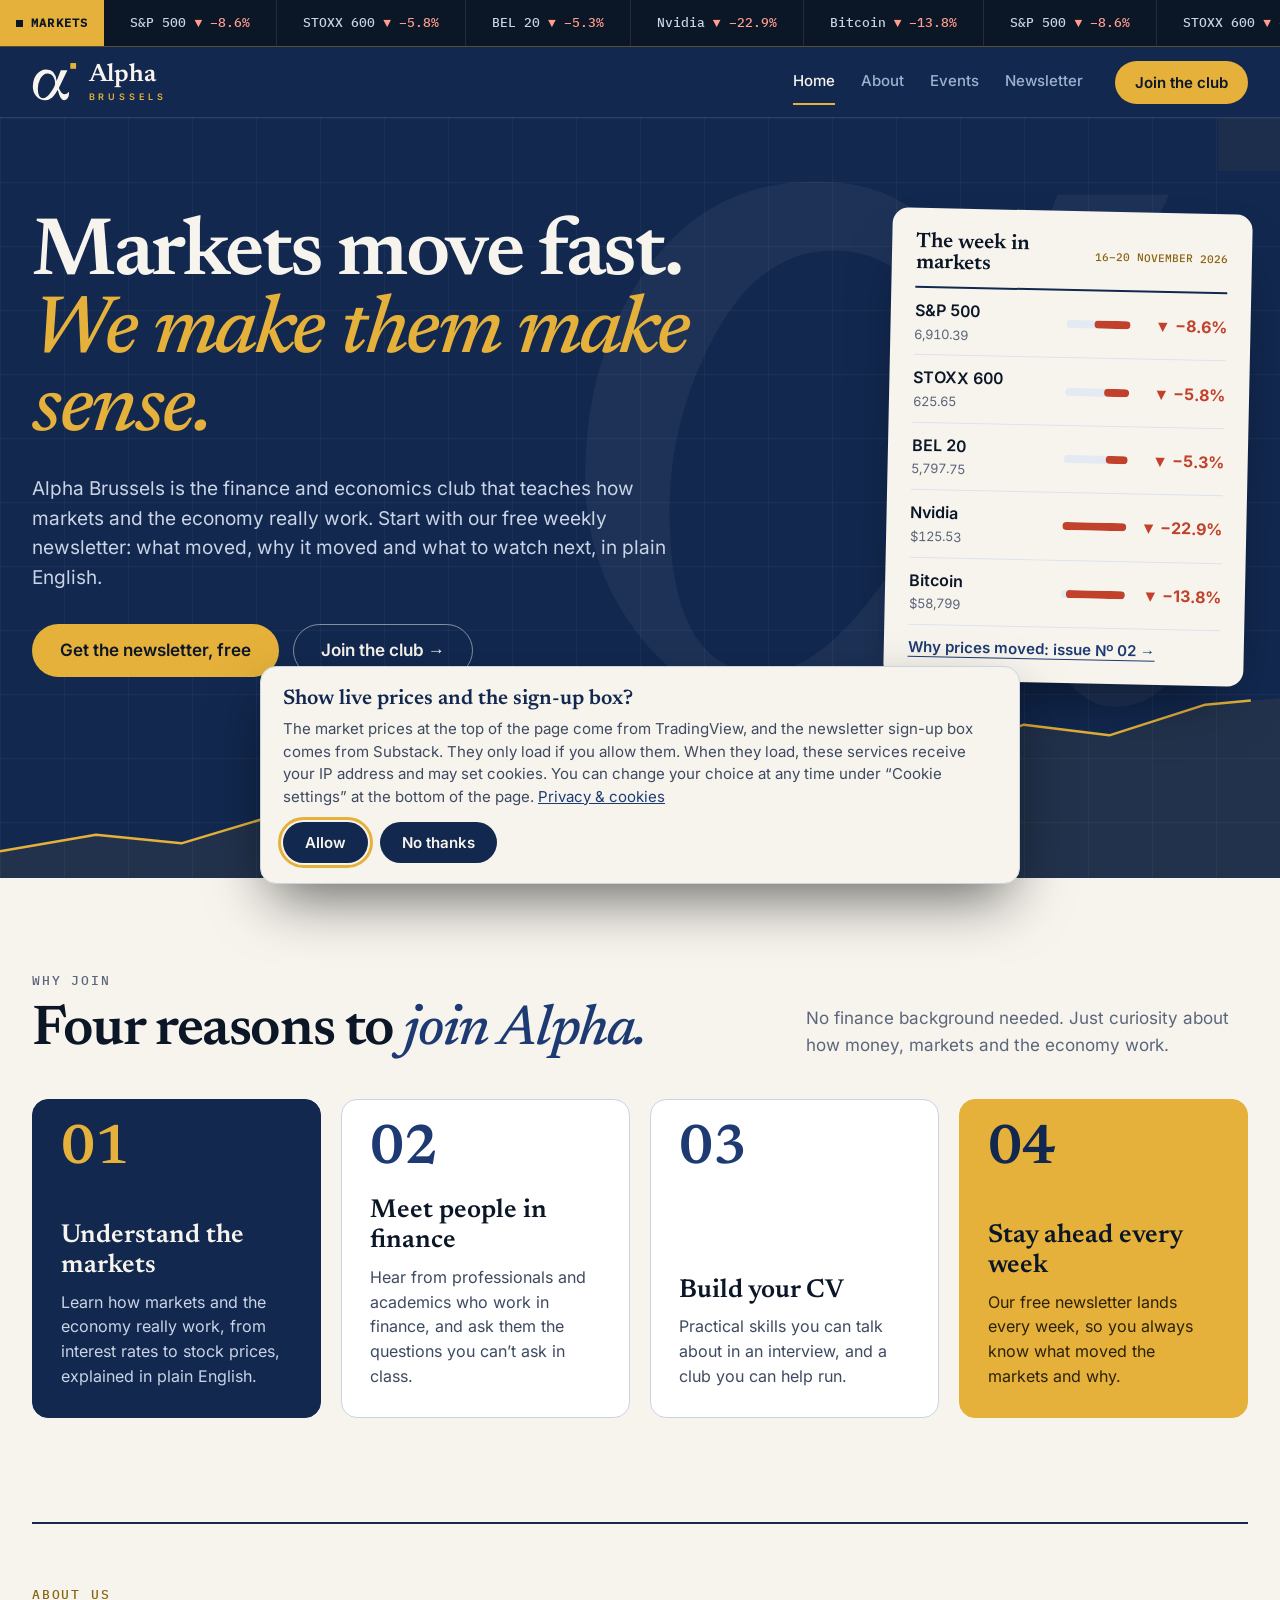
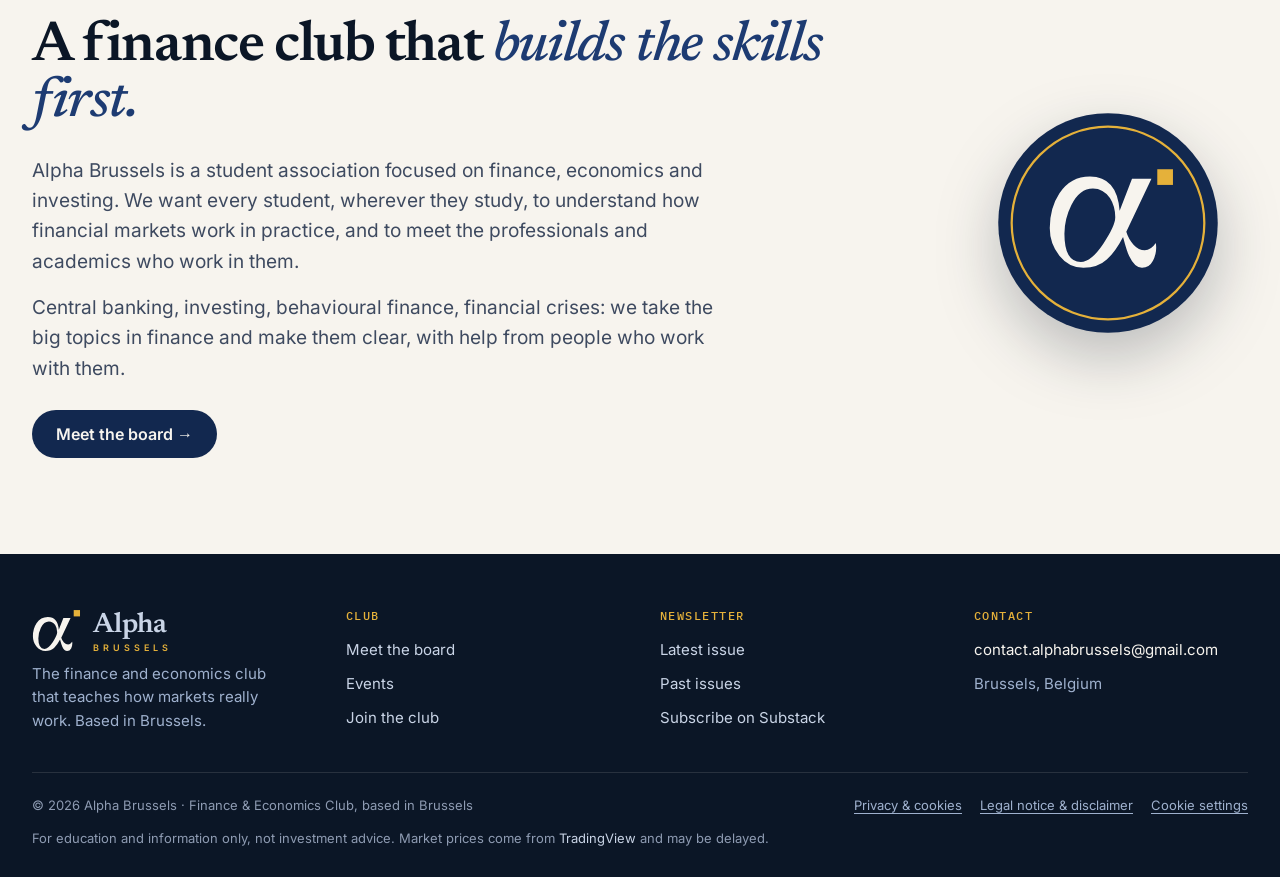
<file: index.html>
<!doctype html>
<html lang="en">
<head>
<meta charset="utf-8">
<meta name="viewport" content="width=device-width, initial-scale=1, viewport-fit=cover">
<title>Alpha Brussels – Finance &amp; Economics Club</title>
<meta name="description" content="Alpha Brussels is the finance and economics club that teaches how markets and the economy really work. Free weekly markets newsletter, workshops and talks. Based in Brussels, open to every student.">
<link rel="canonical" href="https://alphabrussels.github.io/">
<meta property="og:type" content="website">
<meta property="og:site_name" content="Alpha Brussels">
<meta property="og:url" content="https://alphabrussels.github.io/">
<meta property="og:title" content="Alpha Brussels – Finance &amp; Economics Club">
<meta property="og:description" content="Markets move fast. We make them make sense. A free weekly markets newsletter, workshops and talks. Based in Brussels.">
<meta property="og:image" content="https://alphabrussels.github.io/social-card.png">
<meta property="og:image:width" content="1200">
<meta property="og:image:height" content="630">
<meta property="og:image:alt" content="Alpha Brussels, Finance &amp; Economics Club, based in Brussels">
<meta name="twitter:card" content="summary_large_image">
<meta property="og:locale" content="en_GB">
<meta name="theme-color" content="#12284F">
<link rel="icon" href="favicon.ico?v=2" sizes="48x48">
<link rel="icon" type="image/svg+xml" href="assets/favicon.svg?v=2">
<link rel="apple-touch-icon" href="assets/apple-touch-icon.png?v=2">
<link rel="manifest" href="site.webmanifest">
<link rel="stylesheet" href="assets/fonts/fonts.css">
<link rel="preload" href="assets/fonts/newsreader-latin-600-normal.woff2" as="font" type="font/woff2" crossorigin>
<link rel="preload" href="assets/fonts/inter-latin-400-normal.woff2" as="font" type="font/woff2" crossorigin>
<script type="application/ld+json">{"@context":"https://schema.org","@type":"Organization","name":"Alpha Brussels","alternateName":"Alpha Brussels – Finance & Economics Club","url":"https://alphabrussels.github.io/","logo":"https://alphabrussels.github.io/assets/icon-512.png","email":"contact.alphabrussels@gmail.com","address":{"@type":"PostalAddress","addressLocality":"Brussels","addressCountry":"BE"}}</script>
<style>
:root{
  --ink:#0B1626;--night:#12284F;--blue:#1D3B72;--gold:#E5B13A;--gold-ink:#8A6410;--gold-dark:#C8941F;
  --mist:#E4EAF2;--paper:#F7F4EE;--rule:#CBD3DF;--stone:#5B667A;--soft:#C9D4E6;--dim:#9FB1CE;
  --gain:#17804A;--loss:#C2412B;--gain-dark:#7FD9A5;--loss-dark:#FF9E8C;
  --serif:Newsreader,Georgia,"Times New Roman",serif;--sans:Inter,"Helvetica Neue",Helvetica,Arial,sans-serif;--mono:"IBM Plex Mono",ui-monospace,Menlo,monospace;
  --wrap:1400px;--pad:32px;
  color-scheme:light;
}
*{box-sizing:border-box}
html{scroll-behavior:smooth}
body{margin:0;background:var(--night);color:var(--paper);font:400 17px/1.6 var(--sans);-webkit-font-smoothing:antialiased;overflow-x:hidden}
img{max-width:100%}
a{color:inherit}
button{font:inherit}
h1,h2,h3,p{margin:0}
:focus-visible{outline:3px solid var(--gold);outline-offset:2px}
.wrap{max-width:var(--wrap);margin:0 auto;padding-left:max(var(--pad),env(safe-area-inset-left,0px));padding-right:max(var(--pad),env(safe-area-inset-right,0px))}
.kicker{font:500 13px/1 var(--mono);letter-spacing:.14em;text-transform:uppercase;color:var(--gold)}
.kicker--ink{color:var(--gold-ink)}
.display{font:600 clamp(2.6rem,5vw,4.6rem)/1.0 var(--serif);letter-spacing:-.025em}
.display em,.h2 em{font-style:italic;font-weight:500;color:var(--gold)}
.on-paper .display em,.on-paper .h2 em{color:var(--blue)}
.h2{font:600 clamp(2.2rem,4.4vw,4rem)/1.0 var(--serif);letter-spacing:-.025em}
.lead{font-size:19px;line-height:1.55;color:var(--soft);max-width:34em}
.btn{display:inline-flex;align-items:center;gap:8px;border:0;cursor:pointer;text-decoration:none;font:600 17px/1 var(--sans);padding:18px 28px;border-radius:999px}
.btn--gold{background:var(--gold);color:var(--ink)}
.btn--gold:hover{background:#EDBE52}
.btn--ghost{background:transparent;color:var(--paper);border:1px solid rgba(247,244,238,.5);padding:17px 27px}
.btn--ghost:hover{border-color:var(--paper);background:rgba(247,244,238,.06)}
.btn--night{background:var(--night);color:var(--paper)}
.btn--night:hover{background:var(--blue)}
.btn--sm{font-size:15px;padding:14px 20px}
.btns{display:flex;flex-wrap:wrap;gap:14px;align-items:center}
.grid-bg{background-image:linear-gradient(rgba(247,244,238,.045) 1px,transparent 1px),linear-gradient(90deg,rgba(247,244,238,.045) 1px,transparent 1px);background-size:64px 64px}
.vh{position:absolute;width:1px;height:1px;overflow:hidden;clip:rect(0 0 0 0);white-space:nowrap}

/* ticker */
.tape{display:flex;align-items:stretch;background:var(--ink);border-bottom:1px solid rgba(229,177,58,.35);min-height:46px}
.tape__live{flex:none;display:flex;align-items:center;gap:8px;padding:0 16px;background:var(--gold);color:var(--ink);font:600 12px/1 var(--mono);letter-spacing:.1em}
.dot{width:7px;height:7px;background:currentColor;display:inline-block;animation:pulse 1.8s ease-in-out infinite}
.tape__body{flex:1;min-width:0;overflow:hidden;position:relative}
.tape__fallback{display:flex;width:max-content;white-space:nowrap;font:500 13px/46px var(--mono);color:var(--soft);animation:tape 38s linear infinite}
.tape__fallback span{padding:0 26px;border-right:1px solid rgba(247,244,238,.1)}
.tape .tradingview-widget-container{position:absolute;inset:0}
@keyframes tape{from{transform:translateX(0)}to{transform:translateX(-50%)}}
@keyframes pulse{0%,100%{opacity:1}50%{opacity:.35}}

/* header */
.top{border-bottom:1px solid rgba(247,244,238,.12);background:var(--night);position:sticky;top:0;z-index:20}
.top .wrap{display:flex;flex-wrap:wrap;align-items:center;gap:10px 32px;padding-top:12px;padding-bottom:12px}
.brand{display:flex;align-items:center;gap:12px;text-decoration:none;color:var(--paper)}
.brand img{height:38px;width:auto;display:block}
.brand__name{display:flex;flex-direction:column;line-height:1}
.brand__name b{font:600 25px/1 var(--serif);letter-spacing:-.01em}
.brand__name small{font:600 9px/1 var(--sans);letter-spacing:.44em;color:var(--gold);margin-top:4px}
.menu{display:flex;flex-wrap:wrap;gap:2px 26px;margin-left:auto}
.menu a{color:var(--dim);text-decoration:none;font:500 15px/44px var(--sans);border-bottom:2px solid transparent}
.menu a:hover{color:var(--paper)}
.menu a[aria-current="page"]{color:var(--paper);border-bottom-color:var(--gold)}

/* pages */
.page{animation:fade .45s ease-out both}
.page[hidden]{display:none!important}
@keyframes fade{from{opacity:0;transform:translateY(10px)}to{opacity:1;transform:none}}

/* home hero */
.hero{position:relative;overflow:hidden;min-height:calc(100vh - 140px);display:flex}
.hero__mark{position:absolute;right:-4%;top:-6%;width:min(760px,62vw);opacity:.05;pointer-events:none}
.hero__line{position:absolute;left:0;right:0;bottom:0;width:100%;height:200px;display:block}
.hero__line polyline{stroke-dasharray:1;stroke-dashoffset:0;animation:draw 2.4s ease-out both}
@keyframes draw{from{stroke-dashoffset:1}to{stroke-dashoffset:0}}
.hero .wrap{position:relative;width:100%;padding-top:48px;padding-bottom:150px;display:flex;flex-wrap:wrap;gap:48px;align-items:center}
.hero__text{flex:999 1 600px;min-width:0}
.hero h1{font:600 clamp(2.8rem,6.4vw,6rem)/.95 var(--serif);letter-spacing:-.03em;margin-bottom:24px}
.hero h1 em{font-style:italic;font-weight:500;color:var(--gold)}
.hero .lead{margin-bottom:32px}
.weekcard{flex:1 1 360px;min-width:0;background:var(--paper);color:var(--ink);border-radius:16px;padding:24px 24px 20px;box-shadow:0 30px 60px -24px rgba(0,0,0,.55);transform:rotate(1.2deg)}
.weekcard__head{display:flex;justify-content:space-between;align-items:center;gap:8px;padding-bottom:12px;border-bottom:2px solid var(--night)}
.weekcard__head b{font:600 21px/1 var(--serif)}
.weekcard__head span{font:500 11px/1 var(--mono);color:var(--gold-ink);text-transform:uppercase;white-space:nowrap}
.wrow{display:grid;grid-template-columns:minmax(0,1fr) 64px 84px;gap:12px;align-items:center;padding:10px 0;border-bottom:1px solid #DDE3EC;font-variant-numeric:tabular-nums}
.wrow__name{display:flex;flex-direction:column}
.wrow__name b{font-weight:600;font-size:16px}
.wrow__name small{font-size:13px;color:var(--stone)}
.wrow__bar{height:8px;background:var(--mist);border-radius:4px;display:flex;overflow:hidden}
.wrow__bar i{height:8px;border-radius:4px;display:block}
.wrow__chg{text-align:right;font:700 16px/1 var(--sans)}
.weekcard a{display:inline-block;margin-top:14px;font:600 15px/1 var(--sans);color:var(--blue);text-underline-offset:4px}

/* paper sections */
.on-paper{background:var(--paper);color:var(--ink)}
.sec{padding:96px 0}
.sechead{display:flex;flex-wrap:wrap;justify-content:space-between;align-items:flex-end;gap:16px 48px;margin-bottom:40px}
.sechead p{max-width:26em;color:var(--stone)}
.reasons{display:grid;grid-template-columns:repeat(auto-fit,minmax(260px,1fr));gap:20px}
.reason{border-radius:16px;padding:28px;min-height:270px;display:flex;flex-direction:column;justify-content:space-between;gap:24px;border:1px solid var(--rule);background:#fff;transition:transform .25s ease,box-shadow .25s ease}
.reason:hover{transform:translateY(-4px);box-shadow:0 18px 40px -18px rgba(11,22,38,.35)}
.reason__n{font:600 56px/.8 var(--serif);color:var(--blue)}
.reason h3{font:600 26px/1.15 var(--serif);margin-bottom:8px}
.reason p{font-size:16px;line-height:1.55;color:#3E4A60}
.reason--night{background:var(--night);border-color:var(--night);color:var(--paper)}
.reason--night .reason__n{color:var(--gold)}
.reason--night p{color:var(--soft)}
.reason--gold{background:var(--gold);border-color:var(--gold)}
.reason--gold .reason__n{color:var(--night)}
.reason--gold p{color:#2B2208}
.about{display:flex;flex-wrap:wrap;gap:40px 80px;align-items:center;border-top:2px solid var(--night);padding-top:64px}
.about__text{flex:999 1 600px;min-width:0}
.about__text p.body{font-size:19px;line-height:1.6;color:#3E4A60;max-width:36em;margin-bottom:16px}
.about__seal{flex:1 1 280px;display:flex;justify-content:center}
.about__seal img{width:min(300px,80%);filter:drop-shadow(0 24px 30px rgba(11,22,38,.25))}

/* board */
.inner{padding-top:64px;padding-bottom:88px}
.board-intro{display:flex;flex-wrap:wrap;justify-content:space-between;align-items:flex-end;gap:20px 64px;margin-bottom:44px}
.board-intro div:last-child{flex:1 1 460px;max-width:560px;color:var(--soft)}
.board-intro div:last-child p+p{margin-top:12px}
.board-intro a{color:var(--gold);white-space:nowrap}
.members{display:flex;flex-direction:column;gap:18px}
.member{background:var(--paper);color:var(--ink);border-radius:18px;overflow:hidden;display:flex;flex-wrap:wrap}
.member__photo{flex:0 0 240px;max-width:100%;min-height:240px;background:var(--mist);border-right:4px solid var(--gold);display:flex;align-items:center;justify-content:center;overflow:hidden}
.member__photo img{width:100%;height:100%;object-fit:cover;display:block}
.member__photo img.ph{width:110px;height:auto;opacity:.9;object-fit:contain}
.member__body{flex:1 1 420px;min-width:0;padding:28px 32px;display:flex;flex-direction:column;gap:8px}
.member__role{font:500 12px/1.4 var(--mono);letter-spacing:.12em;color:var(--gold-ink);text-transform:uppercase}
.member__name{font:600 32px/1.1 var(--serif)}
.member__name.tba{color:var(--stone);font-style:italic;font-weight:500}
.member__what{color:#3E4A60;max-width:46em}
.member__bio{color:var(--stone);max-width:46em;font-style:italic;font-size:16px}
.member__links{margin-top:auto;padding-top:14px;display:flex;flex-wrap:wrap;gap:8px 22px}
.member__links a{display:inline-flex;align-items:center;gap:6px;color:var(--blue);font:600 14px/1 var(--sans);text-decoration:none}
.member__links a:hover{text-decoration:underline}
.member__links svg{width:16px;height:16px}

/* events */
.events{position:relative;text-align:center;padding-top:88px;padding-bottom:96px;overflow:hidden}
.events__mark{position:absolute;left:50%;top:40px;transform:translateX(-50%);width:min(620px,80vw);opacity:.05;pointer-events:none}
.events h1{max-width:14em;margin:0 auto 24px;font:600 clamp(2.8rem,6vw,5.6rem)/.98 var(--serif);letter-spacing:-.03em}
.events h1 em{font-style:italic;font-weight:500;color:var(--gold)}
.events .lead{margin:0 auto 36px}
.events .btns{justify-content:center;margin-bottom:64px}
.tba-row{display:grid;grid-template-columns:repeat(auto-fit,minmax(260px,1fr));border-top:1px solid rgba(247,244,238,.18);border-bottom:1px solid rgba(247,244,238,.18)}
.tba-row div{padding:34px 20px}
.tba-row div+div{border-left:1px solid rgba(247,244,238,.18)}
.tba-row b{display:block;font:600 clamp(2rem,3.4vw,3rem)/1 var(--serif);margin-bottom:10px}
.tba-row span{font:500 12px/1 var(--mono);letter-spacing:.12em;color:var(--gold)}

/* news */
.nlhead{display:grid;grid-template-columns:minmax(0,1.2fr) minmax(0,1fr);gap:40px 72px;align-items:center;padding-top:64px;padding-bottom:72px}
@media (max-width:900px){.nlhead{grid-template-columns:minmax(0,1fr);padding-top:48px;padding-bottom:56px}}
.nlhead__links{display:flex;flex-wrap:wrap;gap:12px 28px;margin-top:26px}
.nlhead__links a{color:var(--gold);font:600 16px/1.3 var(--sans);text-decoration:none}
.nlhead__links a:hover{text-decoration:underline;text-underline-offset:4px}
.subscribe{background:var(--paper);border-radius:16px;padding:18px 14px 12px;box-shadow:0 30px 60px -24px rgba(0,0,0,.55)}
.subscribe__title{font:600 22px/1.2 var(--serif)!important;color:var(--night)!important;padding:0 8px 6px!important}
.subscribe iframe{display:block;width:100%;height:150px;border:0;background:var(--paper);border-radius:10px}
.subscribe p{color:var(--stone);font-size:13px;padding:6px 8px 2px}
.subscribe a{color:var(--blue)}
.reader{background:var(--mist);padding:44px 0 72px;scroll-margin-top:72px}
.reader__bar{max-width:720px;margin:0 auto 14px;display:flex;flex-wrap:wrap;justify-content:space-between;align-items:center;gap:12px;padding:0 12px}
.reader__bar span{font:500 12px/1 var(--mono);letter-spacing:.12em;color:var(--stone);text-transform:uppercase}
.reader__tag{background:var(--gold);color:var(--ink)!important;border-radius:999px;padding:7px 12px}
.reader__tag[hidden]{display:none}
#issue{max-width:720px;margin:0 auto;background:transparent;min-height:200px;overflow-x:auto}
#issue .state{padding:36px 28px;color:var(--stone)}
.archive{background:var(--paper);color:var(--ink);padding:64px 0 96px;scroll-margin-top:72px}
.archive__head{display:flex;flex-wrap:wrap;justify-content:space-between;align-items:flex-end;gap:16px 40px;margin-bottom:28px}
.archive__head p{color:var(--stone);max-width:30em}
.issues{border-top:2px solid var(--night)}
.issue-link{display:grid;grid-template-columns:84px minmax(0,1fr) auto;gap:16px;align-items:center;padding:20px 12px;border-bottom:1px solid var(--rule);text-decoration:none;color:var(--ink);border-radius:0}
.issue-link:hover{background:#fff}
.issue-link:hover b{text-decoration:underline;text-decoration-color:var(--gold);text-underline-offset:4px}
.issue-link span:first-child{font:600 30px/1 var(--serif);color:var(--gold-ink);white-space:nowrap}
.issue-link b{display:block;font:600 22px/1.2 var(--serif);color:var(--night)}
.issue-link small{font:500 12px/1.6 var(--mono);letter-spacing:.06em;color:var(--stone);text-transform:uppercase}
.issue-link em{font-style:normal;font-weight:600;color:var(--blue);white-space:nowrap}
.issue-link[aria-current]{background:#fff;box-shadow:inset 4px 0 0 var(--gold)}
.issue-link[aria-current] em{color:var(--gold-ink)}
@media (max-width:600px){.issue-link{grid-template-columns:62px minmax(0,1fr);gap:12px;padding:16px 4px}.issue-link em{grid-column:2}.issue-link span:first-child{font-size:21px}.issue-link b{font-size:20px}}
.archive .empty{padding:20px 0;color:var(--stone)}

/* join */
.join{display:flex;flex-wrap:wrap;gap:40px 80px;align-items:center;padding-top:64px;padding-bottom:88px;min-height:calc(100vh - 140px - 330px)}
.join__text{flex:999 1 520px;min-width:0}
.join h1{font:600 clamp(2.8rem,5.6vw,5rem)/.98 var(--serif);letter-spacing:-.03em;margin-bottom:22px}
.join h1 em{font-style:italic;font-weight:500;color:var(--gold)}
.join .lead{margin-bottom:30px}
.steps{flex:1 1 380px;min-width:0;list-style:none;margin:0;padding:0;border-top:1px solid rgba(247,244,238,.18)}
.steps li{display:grid;grid-template-columns:56px minmax(0,1fr);gap:8px;padding:18px 0;border-bottom:1px solid rgba(247,244,238,.18)}
.steps li>span{font:600 36px/1 var(--serif);color:var(--gold)}
.steps strong{display:block;font-size:18px}
.steps small{color:var(--dim);font-size:15px}
.fine{margin-top:22px;font-size:14px;color:var(--dim);max-width:38em}

/* footer */
.foot{background:var(--ink);color:var(--dim);font-size:15px}
.foot .wrap{padding-top:56px;padding-bottom:28px}
.foot__cols{display:grid;grid-template-columns:repeat(auto-fit,minmax(250px,1fr));gap:36px 40px;padding-bottom:40px;border-bottom:1px solid rgba(247,244,238,.12)}
.foot__cols nav,.foot__cols>div{display:flex;flex-direction:column;align-items:flex-start;gap:10px}
.foot__label{font:500 12px/1 var(--mono);letter-spacing:.12em;color:var(--gold);margin-bottom:6px}
.foot a{color:var(--soft);text-decoration:none}
.foot a:hover{color:var(--paper);text-decoration:underline}
.foot .mail{color:var(--paper);white-space:nowrap}
.foot__about{max-width:260px;line-height:1.55}
.foot .brand img{height:42px}
.foot .brand__name b{font-size:28px}
.foot__legal{display:flex;flex-wrap:wrap;justify-content:space-between;gap:10px 32px;padding-top:22px;font-size:13px;color:#8E9BB2}
.foot__legal a,.linkbtn{color:var(--dim);text-decoration:underline;text-underline-offset:3px}
.foot__links{display:flex;flex-wrap:wrap;gap:6px 18px}
.foot__disc{padding-top:12px;font-size:13px;color:#8E9BB2;max-width:60em}
.linkbtn{background:none;border:0;padding:0;cursor:pointer;font:inherit}
.subscribe__off{padding:4px 8px 6px}
.subscribe__off p{color:var(--ink)!important;font-size:15px!important;padding:0 0 14px!important}
.subscribe__off .btns{gap:10px 18px}
.subscribe__off .linkbtn{color:var(--blue);font-size:14px}
.subscribe .btn--night,.subscribe .btn--night:hover{color:var(--paper);text-decoration:none}
.consent{position:fixed;left:16px;right:16px;bottom:16px;z-index:50;max-width:760px;margin:0 auto;background:var(--paper);color:var(--ink);border-radius:16px;padding:20px 22px;box-shadow:0 24px 60px -12px rgba(0,0,0,.6);border:1px solid var(--rule)}
.consent[hidden]{display:none}
.consent h2{font:600 21px/1.2 var(--serif);color:var(--night);margin-bottom:6px}
.consent p{font-size:15px;line-height:1.5;color:#3E4A60}
.consent .btns{margin-top:14px;gap:10px 12px}
.consent .btn{font-size:15px;padding:13px 22px;background:var(--night);color:var(--paper)}
.consent .btn:hover{background:var(--blue)}
.consent a{color:var(--blue)}

@media (max-width:820px){
  :root{--pad:20px}
  .top{position:static}
  .menu{order:3;width:100%;margin-left:0;gap:2px 20px;overflow-x:auto}
  .hero{min-height:0}
  .hero .wrap{padding-bottom:130px}
  .weekcard{transform:none}
  .sec{padding:64px 0}
  .member__photo{flex-basis:100%;min-height:220px;border-right:0;border-bottom:4px solid var(--gold)}
  .tba-row div+div{border-left:0;border-top:1px solid rgba(247,244,238,.18)}
}
@media (prefers-reduced-motion:reduce){*{animation:none!important;transition:none!important}html{scroll-behavior:auto}}
</style>
</head>
<body>

<div class="tape" aria-label="Market prices">
  <span class="tape__live"><span class="dot"></span>MARKETS</span>
  <div class="tape__body">
    <div class="tape__fallback" id="tape-fallback" aria-hidden="true"></div>
    <div class="tradingview-widget-container" id="tv-tape"><div class="tradingview-widget-container__widget"></div></div>
  </div>
</div>

<header class="top">
  <div class="wrap">
    <a class="brand" href="#home" aria-label="Alpha Brussels home">
      <img src="assets/alpha-mark-light.svg" alt="">
      <span class="brand__name"><b>Alpha</b><small>BRUSSELS</small></span>
    </a>
    <nav class="menu" aria-label="Main">
      <a href="#home" data-tab="home">Home</a>
      <a href="#about" data-tab="about">About</a>
      <a href="#events" data-tab="events">Events</a>
      <a href="#newsletter" data-tab="newsletter">Newsletter</a>
    </nav>
    <a class="btn btn--gold btn--sm" href="#join">Join the club</a>
  </div>
</header>

<main class="grid-bg">

  <!-- HOME -->
  <div class="page" data-page="home">
    <section class="hero">
      <img class="hero__mark" src="assets/alpha-mark-light.svg" alt="">
      <svg class="hero__line" viewBox="0 0 1200 300" preserveAspectRatio="none" aria-hidden="true">
        <path d="M0,260 L90,235 170,248 260,205 330,222 430,170 510,190 600,140 690,158 780,108 860,126 960,70 1040,86 1130,40 1200,30 L1200,300 L0,300 Z" fill="rgba(229,177,58,0.08)"/>
        <polyline pathLength="1" points="0,260 90,235 170,248 260,205 330,222 430,170 510,190 600,140 690,158 780,108 860,126 960,70 1040,86 1130,40 1200,30" fill="none" stroke="#E5B13A" stroke-width="2.5" vector-effect="non-scaling-stroke" stroke-linejoin="round"/>
      </svg>
      <div class="wrap">
        <div class="hero__text">
          <h1>Markets move fast.<br><em>We make them make sense.</em></h1>
          <p class="lead">Alpha Brussels is the finance and economics club that teaches how markets and the economy really work. Start with our free weekly newsletter: what moved, why it moved and what to watch next, in plain English.</p>
          <div class="btns">
            <a class="btn btn--gold" href="#newsletter" data-focus="subscribe">Get the newsletter, free</a>
            <a class="btn btn--ghost" href="#join">Join the club →</a>
          </div>
        </div>
        <aside class="weekcard" aria-label="This week in markets">
          <div class="weekcard__head"><b>The week in markets</b><span id="week-label"></span></div>
          <div id="week-rows"></div>
          <a id="week-link" href="#newsletter">Why prices moved: read the latest issue →</a>
        </aside>
      </div>
    </section>

    <section class="on-paper sec" style="padding-bottom:40px">
      <div class="wrap">
        <div class="sechead">
          <div>
            <p class="kicker kicker--ink" style="margin-bottom:16px">Why join</p>
            <h2 class="h2">Four reasons to <em>join Alpha.</em></h2>
          </div>
          <p>No finance background needed. Just curiosity about how money, markets and the economy work.</p>
        </div>
        <div class="reasons">
          <div class="reason reason--night"><span class="reason__n">01</span><div><h3>Understand the markets</h3><p>Learn how markets and the economy really work, from interest rates to stock prices, explained in plain English.</p></div></div>
          <div class="reason"><span class="reason__n">02</span><div><h3>Meet people in finance</h3><p>Hear from professionals and academics who work in finance, and ask them the questions you can’t ask in class.</p></div></div>
          <div class="reason"><span class="reason__n">03</span><div><h3>Build your CV</h3><p>Practical skills you can talk about in an interview, and a club you can help run.</p></div></div>
          <div class="reason reason--gold"><span class="reason__n">04</span><div><h3>Stay ahead every week</h3><p>Our free newsletter lands every week, so you always know what moved the markets and why.</p></div></div>
        </div>
      </div>
    </section>

    <section class="on-paper" style="padding:64px 0 96px">
      <div class="wrap">
        <div class="about">
          <div class="about__text">
            <p class="kicker kicker--ink" style="margin-bottom:18px">About us</p>
            <h2 class="h2" style="margin-bottom:24px">A finance club that <em>builds the skills first.</em></h2>
            <p class="body">Alpha Brussels is a student association focused on finance, economics and investing. We want every student, wherever they study, to understand how financial markets work in practice, and to meet the professionals and academics who work in them.</p>
            <p class="body" style="margin-bottom:26px">Central banking, investing, behavioural finance, financial crises: we take the big topics in finance and make them clear, with help from people who work with them.</p>
            <a class="btn btn--night" href="#about" style="font-size:16px;padding:16px 24px">Meet the board →</a>
          </div>
          <div class="about__seal"><img src="assets/alpha-seal.svg" alt="Alpha Brussels club seal"></div>
        </div>
      </div>
    </section>
  </div>

  <!-- ABOUT / BOARD -->
  <div class="page" data-page="about" hidden>
    <div class="wrap inner">
      <div class="board-intro">
        <div>
          <p class="kicker" style="margin-bottom:16px">About · The board</p>
          <h1 class="display">Meet <em>the board.</em></h1>
        </div>
        <div>
          <p>Alpha Brussels is run by five students. Each of us leads one part of the club, from the programme and the team to our partners and the newsletter.</p>
          <p>Have an idea, a question or want to help out? Write to any of us directly, or reach the whole board at <a href="mailto:contact.alphabrussels@gmail.com">contact.alphabrussels@gmail.com</a>.</p>
        </div>
      </div>
      <div class="members" id="members"></div>
    </div>
  </div>

  <!-- EVENTS -->
  <div class="page" data-page="events" hidden>
    <div class="wrap events">
      <img class="events__mark" src="assets/alpha-mark-light.svg" alt="">
      <p class="kicker" style="position:relative;margin-bottom:22px">Events</p>
      <h1 style="position:relative">Our events start <em>next semester.</em></h1>
      <p class="lead" style="position:relative">Workshops, talks and competitions with people from finance and economics. Dates, topics and speakers will be announced here and in the newsletter.</p>
      <div class="btns" style="position:relative">
        <a class="btn btn--gold" href="#newsletter" data-focus="subscribe">Get notified in the newsletter</a>
        <a class="btn btn--ghost" href="#join">Join the club →</a>
      </div>
      <div class="tba-row" style="position:relative">
        <div><b>Workshops</b><span>TO BE ANNOUNCED</span></div>
        <div><b><i>Talks</i></b><span>TO BE ANNOUNCED</span></div>
        <div><b>Competitions</b><span>TO BE ANNOUNCED</span></div>
      </div>
    </div>
  </div>

  <!-- NEWSLETTER -->
  <div class="page" data-page="newsletter" hidden>
    <section class="wrap nlhead">
      <div>
        <p class="kicker" style="margin-bottom:16px">The Alpha Weekly</p>
        <h1 class="display" style="margin-bottom:18px">The week in markets, <em>in your inbox.</em></h1>
        <p class="lead" style="color:var(--soft)">What moved, why it moved and what to watch next, in plain English. Every figure comes with its source, listed at the end of each issue.</p>
        <p class="nlhead__links"><a href="#newsletter" data-focus="reader">Read the latest issue ↓</a><a href="#newsletter" data-focus="archive">All past issues ↓</a></p>
      </div>
      <div class="subscribe" id="subscribe">
        <p class="subscribe__title">Get it every Saturday, free</p>
        <div id="subscribe-slot">
          <div class="subscribe__off">
            <p>The newsletter is sent by Substack. Sign up there with your email address.</p>
            <div class="btns">
              <a class="btn btn--night btn--sm" href="https://alphabrussels.substack.com/subscribe" target="_blank" rel="noopener">Subscribe on Substack ↗</a>
              <button type="button" class="linkbtn" data-consent-open>Or show the sign-up box here</button>
            </div>
          </div>
        </div>
        <p>Signing up is handled by Substack under its own terms. See our <a href="privacy.html">privacy policy</a>.</p>
      </div>
    </section>

    <section class="reader" id="reader">
      <div class="wrap">
        <div class="reader__bar"><span id="reader-meta">The latest issue</span><span class="reader__tag" id="reader-tag" hidden>Latest issue</span></div>
        <div id="issue"><p class="state">Loading the issue…</p></div>
      </div>
    </section>

    <section class="archive" id="archive" aria-label="Past issues">
      <div class="wrap">
        <div class="archive__head">
          <div>
            <p class="kicker kicker--ink" style="margin-bottom:14px">Archive</p>
            <h2 class="h2">Past <em>issues.</em></h2>
          </div>
          <p>Every issue we have published, newest first. Click one to read it above.</p>
        </div>
        <div class="issues" id="issues"></div>
      </div>
    </section>
  </div>

  <!-- JOIN -->
  <div class="page" data-page="join" hidden>
    <div class="wrap join">
      <div class="join__text">
        <p class="kicker" style="margin-bottom:18px">Join</p>
        <h1>Join Alpha <em>Brussels.</em></h1>
        <p class="lead">Open to every student, wherever you study. Join now and you’ll be the first to hear when our events are announced.</p>
        <a class="btn btn--gold" id="apply" href="https://docs.google.com/forms/d/e/1FAIpQLSd0Q7y8fV-YgB2bqtjG5F73oFVszdUAfiVojvBKEq7Qiu8PgQ/viewform" target="_blank" rel="noopener">Open the application form →</a>
        <p class="fine">Applications are collected with Google Forms, and uploading a CV requires signing in with a Google account. Only the board reads your application, and we use it only to handle your membership. To see, correct or delete it, email contact.alphabrussels@gmail.com. More in our <a href="privacy.html" style="color:var(--gold)">privacy policy</a>.</p>
      </div>
      <ol class="steps">
        <li><span>1</span><div><strong>Fill in the form</strong><small>Your name, school, year of study, your CV and why you want to join.</small></div></li>
        <li><span>2</span><div><strong>The board reviews it</strong><small>We read every application and get back to you by email.</small></div></li>
        <li><span>3</span><div><strong>Welcome to the club</strong><small>You hear about events first and get the weekly newsletter.</small></div></li>
      </ol>
    </div>
  </div>
</main>

<footer class="foot">
  <div class="wrap">
    <div class="foot__cols">
      <div>
        <a class="brand" href="#home" aria-label="Alpha Brussels home"><img src="assets/alpha-mark-light.svg" alt=""><span class="brand__name"><b>Alpha</b><small>BRUSSELS</small></span></a>
        <p class="foot__about">The finance and economics club that teaches how markets really work. Based in Brussels.</p>
      </div>
      <nav aria-label="Club">
        <span class="foot__label">CLUB</span>
        <a href="#about">Meet the board</a>
        <a href="#events">Events</a>
        <a href="#join">Join the club</a>
      </nav>
      <nav aria-label="Newsletter">
        <span class="foot__label">NEWSLETTER</span>
        <a href="#newsletter" data-focus="reader">Latest issue</a>
        <a href="#newsletter" data-focus="archive">Past issues</a>
        <a href="https://alphabrussels.substack.com" target="_blank" rel="noopener">Subscribe on Substack</a>
      </nav>
      <div>
        <span class="foot__label">CONTACT</span>
        <a class="mail" href="mailto:contact.alphabrussels@gmail.com">contact.alphabrussels@gmail.com</a>
        <span>Brussels, Belgium</span>
      </div>
    </div>
    <div class="foot__legal">
      <span>© <span id="year">2026</span> Alpha Brussels · Finance &amp; Economics Club, based in Brussels</span>
      <span class="foot__links"><a href="privacy.html">Privacy &amp; cookies</a><a href="legal.html">Legal notice &amp; disclaimer</a><button type="button" class="linkbtn" data-consent-open>Cookie settings</button></span>
    </div>
    <p class="foot__disc">For education and information only, not investment advice. Market prices come from <a href="https://www.tradingview.com/" target="_blank" rel="noopener">TradingView</a> and may be delayed.</p>
  </div>
</footer>

<div class="consent" id="consent" role="dialog" aria-labelledby="consent-title" hidden>
  <h2 id="consent-title">Show live prices and the sign-up box?</h2>
  <p>The market prices at the top of the page come from TradingView, and the newsletter sign-up box comes from Substack. They only load if you allow them. When they load, these services receive your IP address and may set cookies. You can change your choice at any time under “Cookie settings” at the bottom of the page. <a href="privacy.html#cookies">Privacy &amp; cookies</a></p>
  <div class="btns">
    <button type="button" class="btn" id="consent-yes">Allow</button>
    <button type="button" class="btn" id="consent-no">No thanks</button>
  </div>
</div>

<script>
/* ============ Settings: edit these ============ */
// Board members. Leave name, bio, email, linkedin or photo empty until you have them; the card shows "To be announced" and hides empty links.
var BOARD = [
  { role: 'President', what: 'Leads the club and the board, sets the programme and represents Alpha Brussels to universities and partners.', name: '', bio: '', email: '', linkedin: '', photo: '' },
  { role: 'HR', what: 'Looks after members and the team: welcomes new members, recruits volunteers and keeps everyone working together.', name: '', bio: '', email: '', linkedin: '', photo: '' },
  { role: 'Operations', what: 'Makes events happen: rooms, planning, logistics and everything on the day.', name: '', bio: '', email: '', linkedin: '', photo: '' },
  { role: 'Marketing', what: 'Runs our brand, social media, website and the weekly newsletter, so students hear about us.', name: '', bio: '', email: '', linkedin: '', photo: '' },
  { role: 'Corporate relations', what: 'Builds our links with companies, banks and institutions, and brings in speakers and partners.', name: '', bio: '', email: '', linkedin: '', photo: '' }
];
// TradingView symbols. If one shows no data in the live preview, swap it for another listing of the same market.
var TAPE = [
  ['FOREXCOM:SPXUSD', 'S&P 500'], ['FOREXCOM:DJI', 'Dow Jones'], ['FOREXCOM:NSXUSD', 'Nasdaq 100'],
  ['STOXX:SXXP', 'STOXX 600'], ['XETR:DAX', 'DAX'], ['EURONEXT:PX1', 'CAC 40'], ['FOREXCOM:UKXGBP', 'FTSE 100'], ['EURONEXT:BEL20', 'BEL 20'],
  ['FOREXCOM:JP225', 'Nikkei 225'], ['FOREXCOM:HKXHKD', 'Hang Seng'], ['BITSTAMP:BTCUSD', 'Bitcoin'], ['BITSTAMP:ETHUSD', 'Ether'],
  ['TVC:USOIL', 'WTI oil'], ['TVC:GOLD', 'Gold'], ['FRED:DGS10', 'US 10-yr yield'], ['FX:EURUSD', 'EUR/USD']
];

/* ============ Site script ============ */
(function () {
  var $ = function (id) { return document.getElementById(id); };
  function esc(s) { return String(s == null ? '' : s).replace(/[&<>"]/g, function (c) { return { '&': '&amp;', '<': '&lt;', '>': '&gt;', '"': '&quot;' }[c]; }); }
  function day(s) { var p = String(s).split('-'); return new Date(+p[0], +p[1] - 1, +p[2]); }
  function iso(d) { return d.getFullYear() + '-' + String(d.getMonth() + 1).padStart(2, '0') + '-' + String(d.getDate()).padStart(2, '0'); }
  function longDate(s) { return day(s).toLocaleDateString('en-GB', { day: 'numeric', month: 'long', year: 'numeric' }); }
  function num(n) { return 'Nº ' + (n < 10 ? '0' + n : n); }
  function getJSON(url) { return fetch(url, { cache: 'no-cache' }).then(function (r) { if (!r.ok) throw new Error(url); return r.json(); }); }
  $('year').textContent = new Date().getFullYear();

  /* --- TradingView widgets: loaded in the visitor's browser only, nothing runs on a server --- */
  var mounted = {};
  function mount(id, script, config) {
    if (mounted[id]) return; mounted[id] = true;
    var host = $(id); if (!host) return;
    var s = document.createElement('script');
    s.src = 'https://s3.tradingview.com/external-embedding/' + script; s.async = true;
    s.text = JSON.stringify(config);
    host.appendChild(s);
  }
  /* --- Third-party content (TradingView prices, Substack sign-up box) loads only with consent.
     Belgian and EU law require prior, freely given consent before content that may set cookies or
     receive the visitor's IP address is loaded. The choice itself is kept in this browser
     (localStorage "ab-consent"), which needs no consent, and is asked again after six months. --- */
  var CONSENT_KEY = 'ab-consent', CONSENT_DAYS = 182;
  function readConsent() {
    try { var c = JSON.parse(localStorage.getItem(CONSENT_KEY) || 'null'); if (c && Date.now() - c.t < CONSENT_DAYS * 864e5) return c.v; } catch (e) {}
    return null;
  }
  function saveConsent(v) { try { localStorage.setItem(CONSENT_KEY, JSON.stringify({ v: v, t: Date.now() })); } catch (e) {} }
  function loadThirdParty() {
    mount('tv-tape', 'embed-widget-ticker-tape.js', {
      symbols: TAPE.map(function (t) { return { proName: t[0], title: t[1] }; }),
      showSymbolLogo: false, isTransparent: true, displayMode: 'compact', colorTheme: 'dark', locale: 'en'
    });
    // Hide the stand-in strip once TradingView's ticker has drawn itself.
    var tapeCheck = setInterval(function () {
      if (document.querySelector('#tv-tape iframe')) { $('tape-fallback').style.visibility = 'hidden'; clearInterval(tapeCheck); }
    }, 1000);
    setTimeout(function () { clearInterval(tapeCheck); }, 20000);
    var slot = $('subscribe-slot');
    if (slot && !slot.querySelector('iframe')) {
      slot.innerHTML = '<iframe src="https://alphabrussels.substack.com/embed" title="Subscribe to the Alpha Brussels newsletter" loading="lazy" scrolling="no"></iframe>' +
        '<p>Box not showing? <a href="https://alphabrussels.substack.com/subscribe" target="_blank" rel="noopener">Subscribe on Substack</a>.</p>';
    }
  }
  function showConsent(open) { $('consent').hidden = !open; if (open) $('consent-yes').focus(); }
  if (readConsent() === 'yes') loadThirdParty(); else if (readConsent() === null) showConsent(true);
  $('consent-yes').addEventListener('click', function () { saveConsent('yes'); showConsent(false); loadThirdParty(); });
  $('consent-no').addEventListener('click', function () { var was = readConsent(); saveConsent('no'); showConsent(false); if (was === 'yes') location.reload(); });
  document.addEventListener('click', function (e) { var b = e.target.closest && e.target.closest('[data-consent-open]'); if (b) { e.preventDefault(); showConsent(true); } });
  document.addEventListener('keydown', function (e) { if (e.key === 'Escape' && !$('consent').hidden && readConsent() !== null) showConsent(false); });

  /* --- Board members --- */
  var ICON_MAIL = '<svg viewBox="0 0 24 24" fill="none" stroke="currentColor" stroke-width="2" stroke-linecap="round" stroke-linejoin="round" aria-hidden="true"><rect x="3" y="5" width="18" height="14" rx="2"/><path d="m3 7 9 6 9-6"/></svg>';
  var ICON_LINK = '<svg viewBox="0 0 24 24" fill="none" stroke="currentColor" stroke-width="2" stroke-linecap="round" stroke-linejoin="round" aria-hidden="true"><path d="M14 4h6v6"/><path d="M20 4 11 13"/><path d="M19 14v5a1 1 0 0 1-1 1H5a1 1 0 0 1-1-1V6a1 1 0 0 1 1-1h5"/></svg>';
  $('members').innerHTML = BOARD.map(function (b) {
    var photo = b.photo ? '<img src="' + esc(b.photo) + '" alt="' + esc(b.name || b.role) + '">' : '<img class="ph" src="assets/alpha-seal.svg" alt="">';
    var links = (b.email ? '<a href="mailto:' + esc(b.email) + '">' + ICON_MAIL + esc(b.email) + '</a>' : '') +
                (b.linkedin ? '<a href="' + esc(b.linkedin) + '" target="_blank" rel="noopener">' + ICON_LINK + 'LinkedIn</a>' : '');
    return '<article class="member"><div class="member__photo">' + photo + '</div><div class="member__body">' +
      '<p class="member__role">' + esc(b.role) + '</p>' +
      '<h2 class="member__name' + (b.name ? '' : ' tba') + '">' + (b.name ? esc(b.name) : 'To be announced') + '</h2>' +
      '<p class="member__what">' + esc(b.what) + '</p>' +
      (b.bio ? '<p class="member__bio">' + esc(b.bio) + '</p>' : '') +
      (links ? '<div class="member__links">' + links + '</div>' : '') +
      '</div></article>';
  }).join('');

  /* --- Issues: the newest entry of issues/issues.json --- */
  var issues = [], latest = null;
  function weekCard(i) {
    $('week-label').textContent = i.week || longDate(i.date);
    $('week-rows').innerHTML = (i.board || []).map(function (r) {
      var up = !/^[−-]/.test(r[2]);
      var size = Math.min(Math.abs(parseFloat(String(r[2]).replace('−', '-').replace(/[^0-9.\-]/g, ''))) || 0, 15) / 15 * 100;
      var col = up ? 'var(--gain)' : 'var(--loss)';
      return '<div class="wrow"><span class="wrow__name"><b>' + esc(r[0]) + '</b><small>' + esc(r[1]) + '</small></span>' +
        '<span class="wrow__bar" style="justify-content:' + (up ? 'flex-start' : 'flex-end') + '"><i style="width:' + size.toFixed(0) + '%;background:' + col + '"></i></span>' +
        '<span class="wrow__chg" style="color:' + col + '">' + (up ? '▲ ' : '▼ ') + esc(r[2]) + '</span></div>';
    }).join('');
    $('week-link').textContent = 'Why prices moved: issue ' + num(i.issue) + ' →';
    $('week-link').setAttribute('href', '?issue=' + encodeURIComponent(i.file.replace(/\.html$/, '')) + '#newsletter');
    $('tape-fallback').innerHTML = [0, 1].map(function () {
      return (i.board || []).map(function (r) { var up = !/^[−-]/.test(r[2]); return '<span>' + esc(r[0]) + ' <span style="color:' + (up ? 'var(--gain-dark)' : 'var(--loss-dark)') + ';padding:0;border:0">' + (up ? '▲ ' : '▼ ') + esc(r[2]) + '</span></span>'; }).join('');
    }).join('');
  }
  var current = null;
  function issueList() {
    if (!issues.length) { $('issues').innerHTML = '<p class="empty">Our first issue is on its way. Subscribe above to get it.</p>'; return; }
    $('issues').innerHTML = issues.map(function (i, k) {
      var on = current && current.file === i.file;
      return '<a class="issue-link" href="?issue=' + encodeURIComponent(i.file.replace(/\.html$/, '')) + '#newsletter" data-file="' + esc(i.file) + '"' + (on ? ' aria-current="true"' : '') + '>' +
        '<span>' + num(i.issue) + '</span><span><b>' + esc(i.title) + '</b><small>' + (k === 0 ? 'Latest · ' : '') + esc(i.week || longDate(i.date)) + '</small></span><em>' + (on ? 'Reading now' : 'Read →') + '</em></a>';
    }).join('');
  }
  function openIssue(i, scroll) {
    var host = $('issue'); current = i; issueList();
    $('reader-meta').textContent = 'Issue ' + num(i.issue) + ' · ' + longDate(i.date);
    $('reader-tag').hidden = !(latest && latest.file === i.file);
    fetch('issues/' + i.file, { cache: 'no-cache' }).then(function (r) { if (!r.ok) throw new Error(i.file); return r.text(); }).then(function (html) {
      var doc = new DOMParser().parseFromString(html, 'text/html');
      doc.querySelectorAll('script').forEach(function (s) { s.remove(); });
      var css = Array.prototype.map.call(doc.querySelectorAll('style'), function (s) { return s.textContent; }).join('\n');
      doc.querySelectorAll('img').forEach(function (im) { var s = im.getAttribute('src') || ''; if (!/^(https?:|data:|\/)/.test(s)) im.setAttribute('src', 'issues/' + s); });
      doc.querySelectorAll('a[href^="http"]').forEach(function (a) { a.target = '_blank'; a.rel = 'noopener'; });
      var root = host.shadowRoot || host.attachShadow({ mode: 'open' });
      root.innerHTML = '<style>:host{display:block}' + css + '</style>' + doc.body.innerHTML;
      if (!host.abBound) {
        host.abBound = true;
        root.addEventListener('click', function (e) {
          var a = e.target.closest && e.target.closest('a[href^="#"]'); if (!a) return;
          e.preventDefault();
          var t = a.getAttribute('href').length > 1 && root.getElementById(a.getAttribute('href').slice(1));
          if (t) t.scrollIntoView({ behavior: 'smooth', block: 'start' }); else $('archive').scrollIntoView({ behavior: 'smooth', block: 'start' });
        });
      }
      if (scroll) $('reader').scrollIntoView({ behavior: 'smooth', block: 'start' });
    }).catch(function () { (host.shadowRoot || host).innerHTML = '<p class="state">We couldn’t load this issue. Please try again in a moment.</p>'; });
  }
  document.addEventListener('click', function (e) {
    var a = e.target.closest && e.target.closest('.issue-link, #week-link'); if (!a) return;
    var file = a.getAttribute('data-file') || (latest && latest.file);
    var i = issues.filter(function (x) { return x.file === file; })[0]; if (!i) return;
    e.preventDefault();
    try { history.replaceState(null, '', '?issue=' + encodeURIComponent(i.file.replace(/\.html$/, '')) + '#newsletter'); } catch (err) {}
    show('newsletter', false);
    openIssue(i, true);
  });

  getJSON('issues/issues.json').then(function (list) {
    issues = list.slice().sort(function (a, b) { return a.date < b.date ? 1 : -1; });
    latest = issues[0] || null;
    if (latest) weekCard(latest);
    var want = null; try { want = new URLSearchParams(location.search).get('issue'); } catch (err) {}
    var hit = want && issues.filter(function (x) { return x.file === want + '.html'; })[0];
    if (hit) { show('newsletter', false); openIssue(hit, true); }
    else if (latest) openIssue(latest, false);
    else { issueList(); $('reader').hidden = true; }
  }).catch(function () {
    $('issues').innerHTML = '<p class="empty">Past issues will be listed here.</p>';
    $('reader').hidden = true;
  });

  /* --- Tabs --- */
  var PAGES = ['home', 'about', 'events', 'newsletter', 'join'];
  function show(name, top) {
    if (PAGES.indexOf(name) < 0) name = 'home';
    document.querySelectorAll('.page').forEach(function (p) { p.hidden = p.getAttribute('data-page') !== name; });
    document.querySelectorAll('.menu a').forEach(function (a) { if (a.getAttribute('data-tab') === name) a.setAttribute('aria-current', 'page'); else a.removeAttribute('aria-current'); });
    document.title = (name === 'home' ? '' : ({ about: 'Meet the board', events: 'Events', newsletter: 'Newsletter', join: 'Join' })[name] + ' · ') + 'Alpha Brussels – Finance & Economics Club';
    if (top !== false) window.scrollTo(0, 0);
  }
  function route() { show((location.hash || '#home').slice(1)); }
  window.addEventListener('hashchange', route);
  document.addEventListener('click', function (e) {
    var a = e.target.closest && e.target.closest('a[data-focus]'); if (!a) return;
    var target = a.getAttribute('data-focus');
    setTimeout(function () { var el = $(target); if (el) el.scrollIntoView({ behavior: 'smooth', block: target === 'subscribe' ? 'center' : 'start' }); }, 80);
  });
  route();
})();
</script>
</body>
</html>
</file>
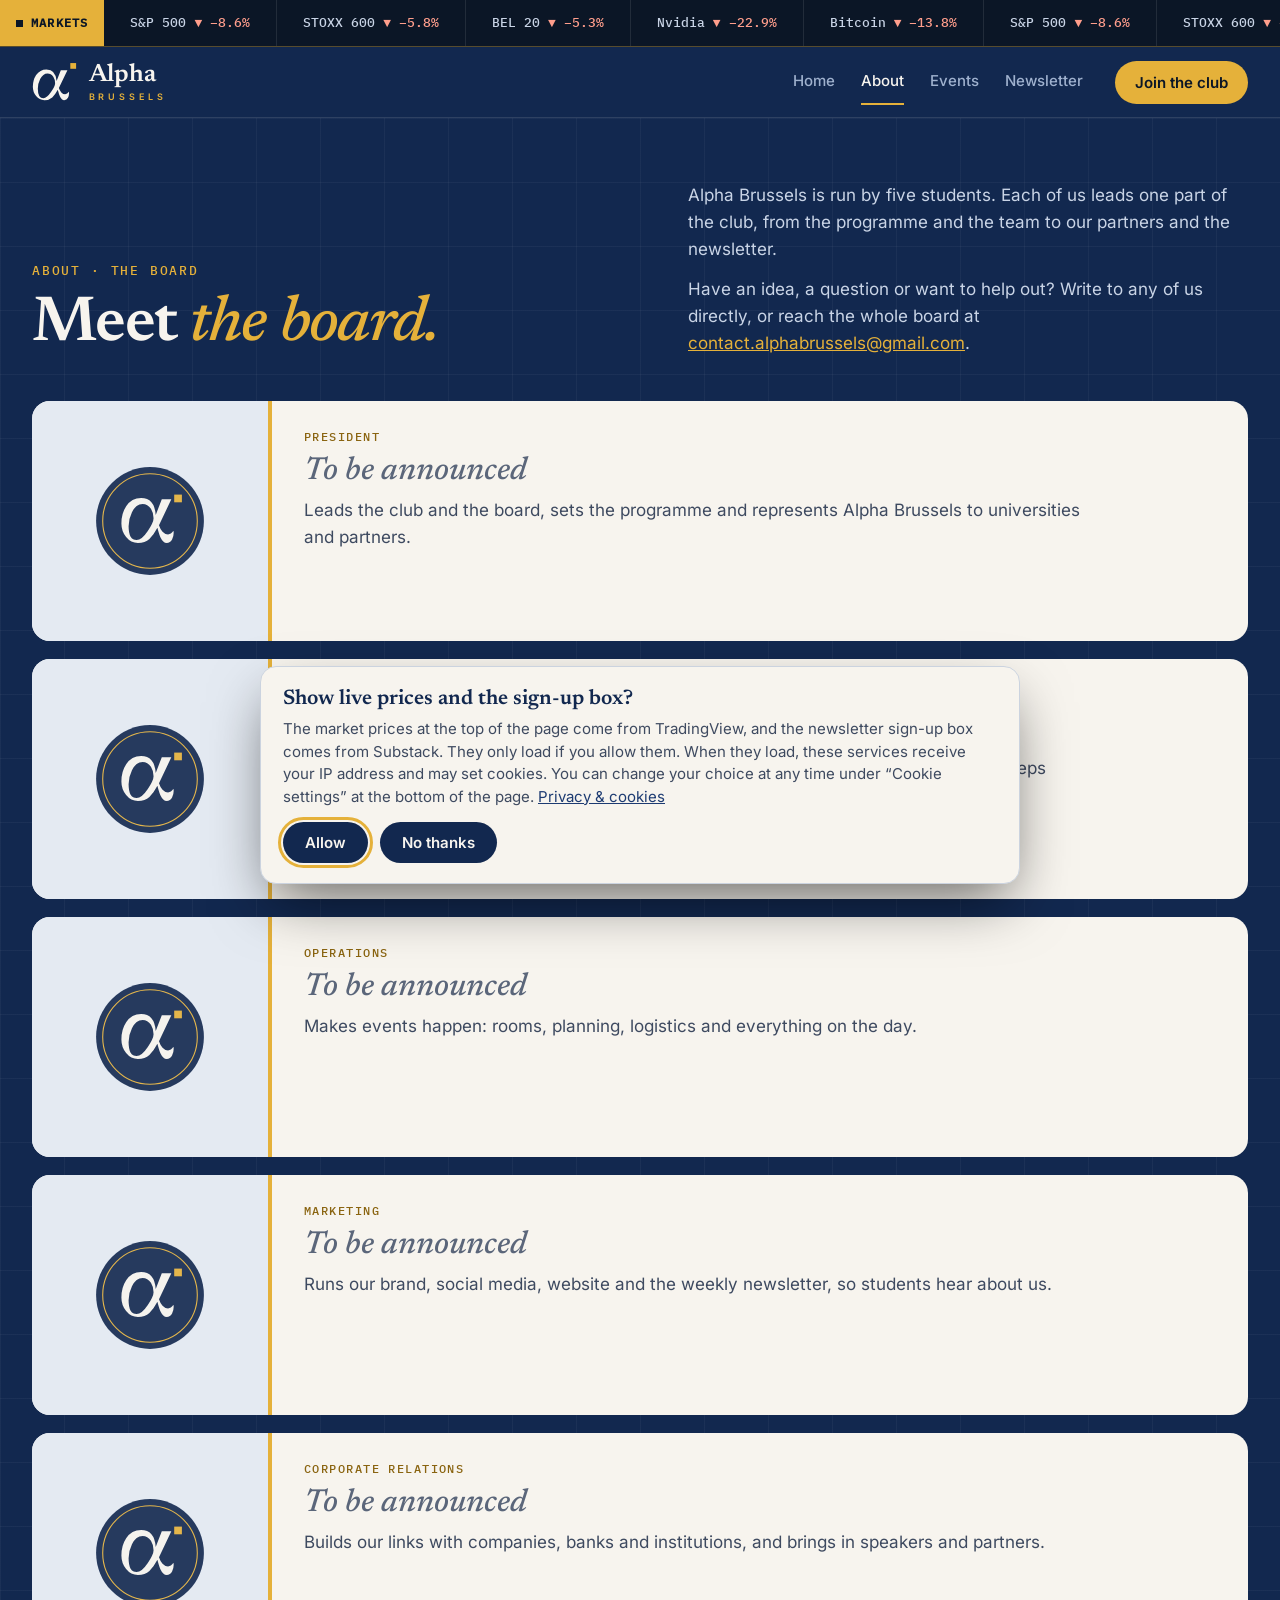
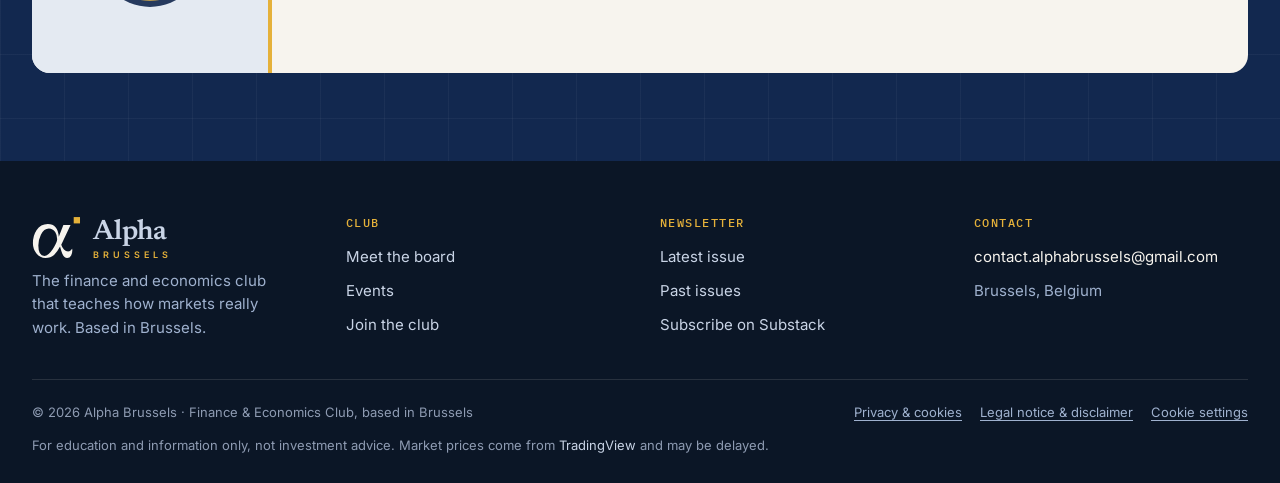
<file: about.html>
<!doctype html><html lang="en"><head><meta charset="utf-8"><title>Alpha Brussels</title><meta name="robots" content="noindex"><meta name="viewport" content="width=device-width, initial-scale=1"><link rel="canonical" href="https://alphabrussels.github.io/#about"><script>location.replace('./' + location.search + '#about');</script><meta http-equiv="refresh" content="0; url=./#about"></head><body style="background:#12284F;color:#F7F4EE;font-family:sans-serif"><p><a href="./#about" style="color:#E5B13A">Continue to Alpha Brussels</a></p></body></html>
</file>
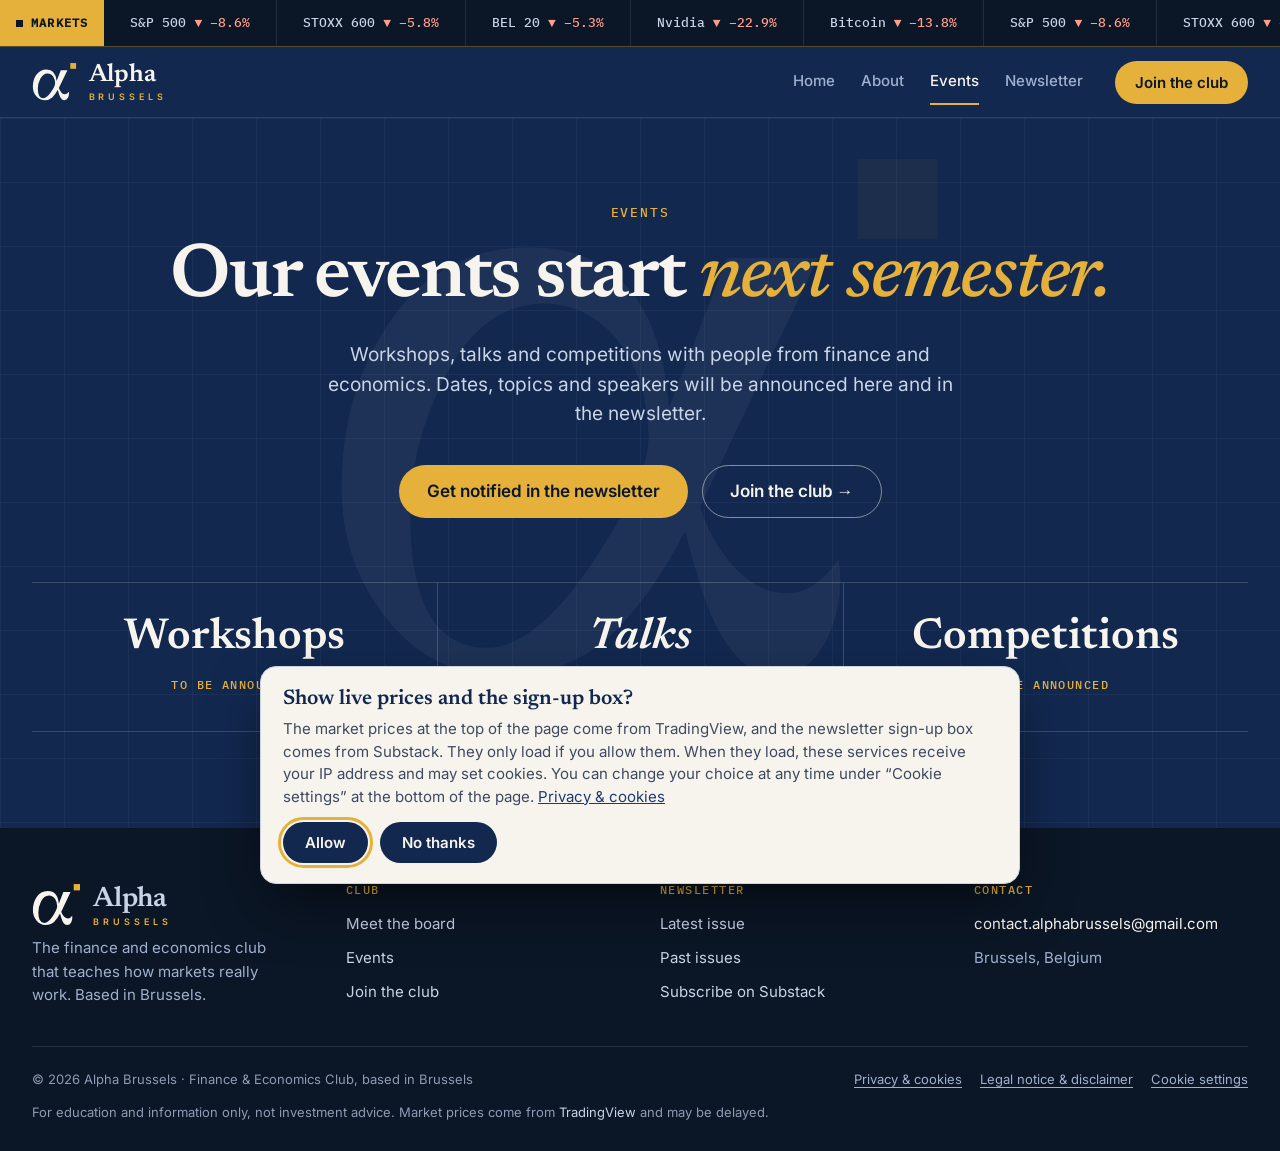
<file: events.html>
<!doctype html><html lang="en"><head><meta charset="utf-8"><title>Alpha Brussels</title><meta name="robots" content="noindex"><meta name="viewport" content="width=device-width, initial-scale=1"><link rel="canonical" href="https://alphabrussels.github.io/#events"><script>location.replace('./' + location.search + '#events');</script><meta http-equiv="refresh" content="0; url=./#events"></head><body style="background:#12284F;color:#F7F4EE;font-family:sans-serif"><p><a href="./#events" style="color:#E5B13A">Continue to Alpha Brussels</a></p></body></html>
</file>
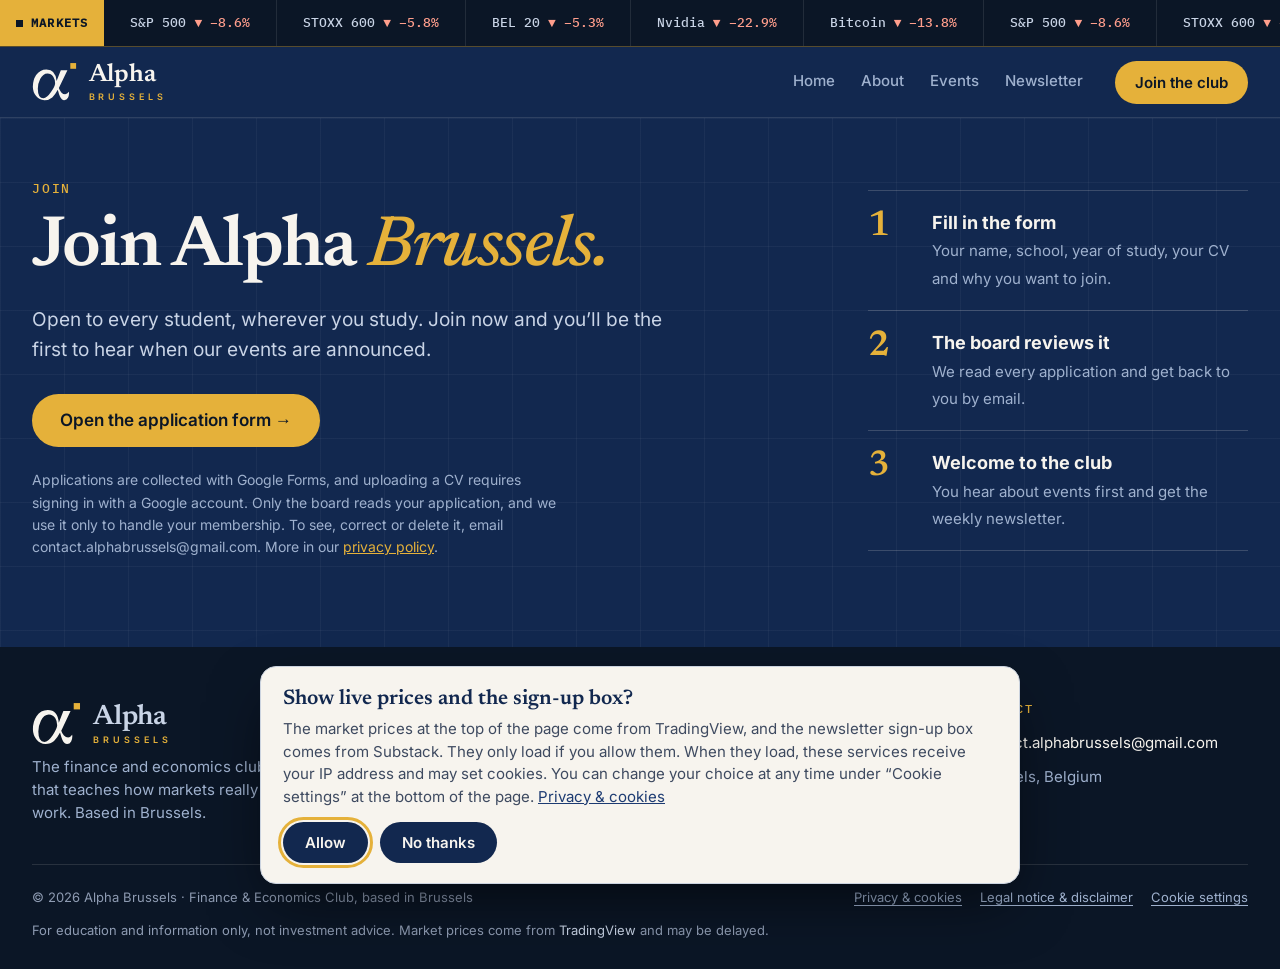
<file: join.html>
<!doctype html><html lang="en"><head><meta charset="utf-8"><title>Alpha Brussels</title><meta name="robots" content="noindex"><meta name="viewport" content="width=device-width, initial-scale=1"><link rel="canonical" href="https://alphabrussels.github.io/#join"><script>location.replace('./' + location.search + '#join');</script><meta http-equiv="refresh" content="0; url=./#join"></head><body style="background:#12284F;color:#F7F4EE;font-family:sans-serif"><p><a href="./#join" style="color:#E5B13A">Continue to Alpha Brussels</a></p></body></html>
</file>
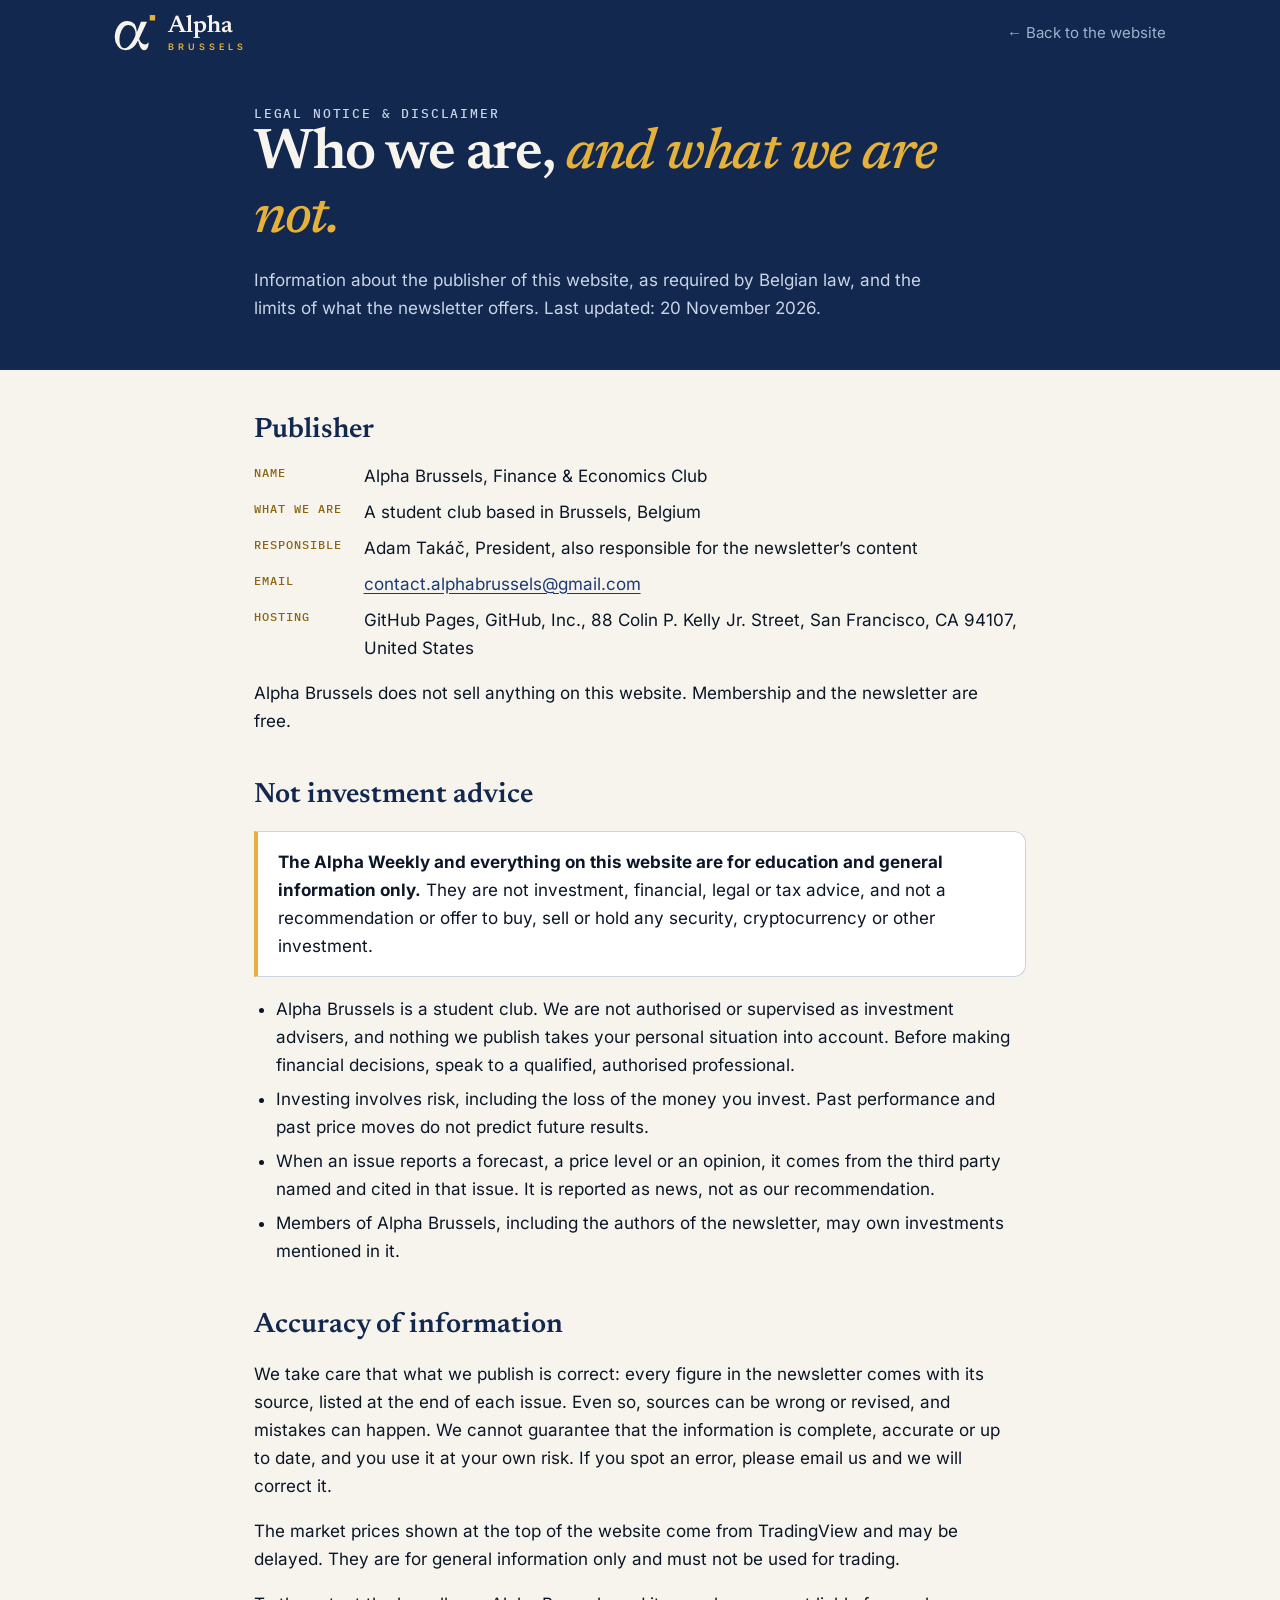
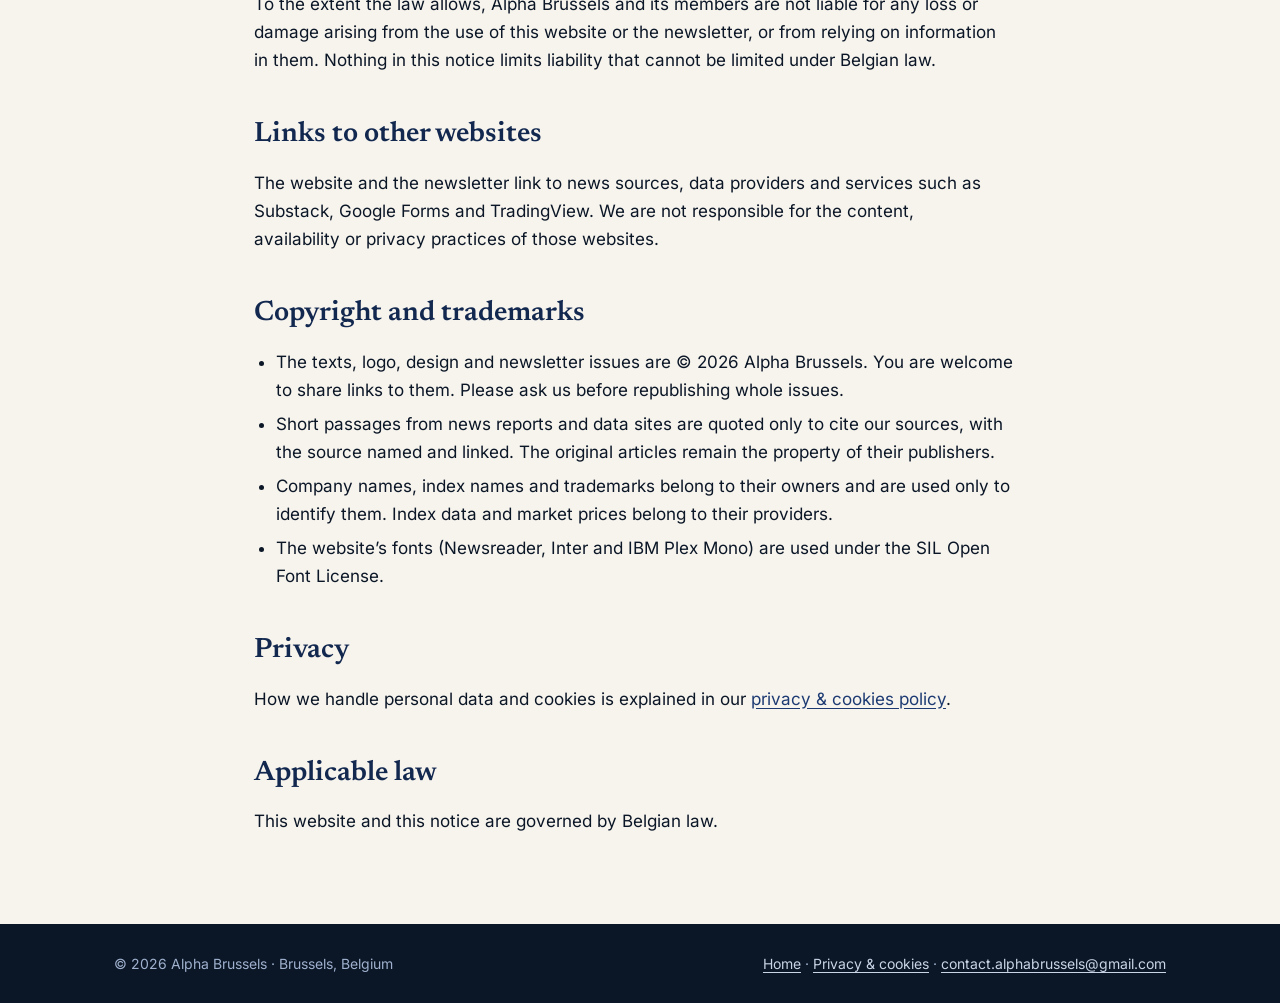
<file: legal.html>
<!doctype html>
<html lang="en">
<head>
<meta charset="utf-8">
<meta name="viewport" content="width=device-width, initial-scale=1">
<title>Legal notice &amp; disclaimer · Alpha Brussels</title>
<meta name="description" content="Who publishes the Alpha Brussels website and newsletter, and the limits of the information they contain.">
<link rel="canonical" href="https://alphabrussels.github.io/legal.html">
<meta name="theme-color" content="#12284F">
<link rel="icon" href="favicon.ico?v=2" sizes="48x48">
<link rel="icon" type="image/svg+xml" href="assets/favicon.svg?v=2">
<link rel="apple-touch-icon" href="assets/apple-touch-icon.png?v=2">
<link rel="stylesheet" href="assets/fonts/fonts.css">
<style>
:root{--ink:#0B1626;--night:#12284F;--blue:#1D3B72;--gold:#E5B13A;--gold-ink:#8A6410;--paper:#F7F4EE;--rule:#CBD3DF;--stone:#5B667A;--soft:#C9D4E6;--dim:#9FB1CE;
--serif:Newsreader,Georgia,"Times New Roman",serif;--sans:Inter,"Helvetica Neue",Helvetica,Arial,sans-serif;--mono:"IBM Plex Mono",ui-monospace,Menlo,monospace}
*{box-sizing:border-box}
body{margin:0;background:var(--paper);color:var(--ink);font:400 17px/1.65 var(--sans);-webkit-font-smoothing:antialiased}
a{color:var(--blue);text-underline-offset:3px}
.top{background:var(--night);color:var(--paper)}
.wrap{max-width:820px;margin:0 auto;padding:0 24px}
.top .wrap{display:flex;align-items:center;justify-content:space-between;gap:16px;padding-top:14px;padding-bottom:14px;max-width:1100px}
.brand{display:flex;align-items:center;gap:12px;color:var(--paper);text-decoration:none}
.brand img{height:36px}
.brand b{display:block;font:600 24px/1 var(--serif)}
.brand small{display:block;font:600 9px/1 var(--sans);letter-spacing:.44em;color:var(--gold);margin-top:4px}
.top nav a{color:var(--dim);text-decoration:none;font-size:15px}
.top nav a:hover{color:var(--paper)}
.hero{background:var(--night);color:var(--paper);padding:40px 0 48px}
.kicker{font:500 13px/1.4 var(--mono);letter-spacing:.14em;text-transform:uppercase;color:var(--gold);margin:0 0 18px}
h1{font:600 clamp(2.4rem,6vw,3.6rem)/1.1 var(--serif);letter-spacing:-.025em;margin:0 0 16px}
h1 em{font-style:italic;font-weight:500;color:var(--gold)}
.hero p{color:var(--soft);margin:0;max-width:40em}
main{padding:44px 0 72px}
h2{font:600 28px/1.2 var(--serif);color:var(--night);margin:44px 0 12px;scroll-margin-top:20px}
h2:first-child{margin-top:0}
p,li{max-width:44em}
ul{padding-left:22px}
li{margin-bottom:6px}
dl{display:grid;grid-template-columns:max-content minmax(0,1fr);gap:8px 22px;margin:14px 0}
dt{font:500 12px/1.9 var(--mono);letter-spacing:.08em;text-transform:uppercase;color:var(--gold-ink)}
dd{margin:0}
.box{background:#fff;border:1px solid var(--rule);border-left:4px solid var(--gold);border-radius:0 12px 12px 0;padding:16px 20px;margin:18px 0}
footer{background:var(--ink);color:var(--dim);font-size:14px;padding:28px 0}
footer a{color:var(--soft)}
footer .wrap{display:flex;flex-wrap:wrap;gap:8px 20px;justify-content:space-between;max-width:1100px}
@media (max-width:600px){dl{grid-template-columns:minmax(0,1fr)}dt{margin-top:8px}}
</style>
</head>
<body>
<header class="top"><div class="wrap">
  <a class="brand" href="./" aria-label="Alpha Brussels home"><img src="assets/alpha-mark-light.svg" alt=""><span><b>Alpha</b><small>BRUSSELS</small></span></a>
  <nav><a href="./">← Back to the website</a></nav>
</div></header>

<section class="hero"><div class="wrap">
  <p class="kicker">Legal notice &amp; disclaimer</p>
  <h1>Who we are, <em>and what we are not.</em></h1>
  <p>Information about the publisher of this website, as required by Belgian law, and the limits of what the newsletter offers. Last updated: 20 November 2026.</p>
</div></section>

<main><div class="wrap">

<h2 id="publisher">Publisher</h2>
<dl>
  <dt>Name</dt><dd>Alpha Brussels, Finance &amp; Economics Club</dd>
  <dt>What we are</dt><dd>A student club based in Brussels, Belgium</dd>
  <dt>Responsible</dt><dd>Adam Takáč, President, also responsible for the newsletter’s content</dd>
  <dt>Email</dt><dd><a href="mailto:contact.alphabrussels@gmail.com">contact.alphabrussels@gmail.com</a></dd>
  <dt>Hosting</dt><dd>GitHub Pages, GitHub, Inc., 88 Colin P. Kelly Jr. Street, San Francisco, CA 94107, United States</dd>
</dl>
<p>Alpha Brussels does not sell anything on this website. Membership and the newsletter are free.</p>

<h2 id="not-advice">Not investment advice</h2>
<div class="box"><strong>The Alpha Weekly and everything on this website are for education and general information only.</strong> They are not investment, financial, legal or tax advice, and not a recommendation or offer to buy, sell or hold any security, cryptocurrency or other investment.</div>
<ul>
  <li>Alpha Brussels is a student club. We are not authorised or supervised as investment advisers, and nothing we publish takes your personal situation into account. Before making financial decisions, speak to a qualified, authorised professional.</li>
  <li>Investing involves risk, including the loss of the money you invest. Past performance and past price moves do not predict future results.</li>
  <li>When an issue reports a forecast, a price level or an opinion, it comes from the third party named and cited in that issue. It is reported as news, not as our recommendation.</li>
  <li>Members of Alpha Brussels, including the authors of the newsletter, may own investments mentioned in it.</li>
</ul>

<h2 id="accuracy">Accuracy of information</h2>
<p>We take care that what we publish is correct: every figure in the newsletter comes with its source, listed at the end of each issue. Even so, sources can be wrong or revised, and mistakes can happen. We cannot guarantee that the information is complete, accurate or up to date, and you use it at your own risk. If you spot an error, please email us and we will correct it.</p>
<p>The market prices shown at the top of the website come from TradingView and may be delayed. They are for general information only and must not be used for trading.</p>
<p>To the extent the law allows, Alpha Brussels and its members are not liable for any loss or damage arising from the use of this website or the newsletter, or from relying on information in them. Nothing in this notice limits liability that cannot be limited under Belgian law.</p>

<h2 id="links">Links to other websites</h2>
<p>The website and the newsletter link to news sources, data providers and services such as Substack, Google Forms and TradingView. We are not responsible for the content, availability or privacy practices of those websites.</p>

<h2 id="rights">Copyright and trademarks</h2>
<ul>
  <li>The texts, logo, design and newsletter issues are © 2026 Alpha Brussels. You are welcome to share links to them. Please ask us before republishing whole issues.</li>
  <li>Short passages from news reports and data sites are quoted only to cite our sources, with the source named and linked. The original articles remain the property of their publishers.</li>
  <li>Company names, index names and trademarks belong to their owners and are used only to identify them. Index data and market prices belong to their providers.</li>
  <li>The website’s fonts (Newsreader, Inter and IBM Plex Mono) are used under the SIL Open Font License.</li>
</ul>

<h2 id="privacy">Privacy</h2>
<p>How we handle personal data and cookies is explained in our <a href="privacy.html">privacy &amp; cookies policy</a>.</p>

<h2 id="law">Applicable law</h2>
<p>This website and this notice are governed by Belgian law.</p>

</div></main>

<footer><div class="wrap">
  <span>© 2026 Alpha Brussels · Brussels, Belgium</span>
  <span><a href="./">Home</a> · <a href="privacy.html">Privacy &amp; cookies</a> · <a href="mailto:contact.alphabrussels@gmail.com">contact.alphabrussels@gmail.com</a></span>
</div></footer>
</body>
</html>
</file>
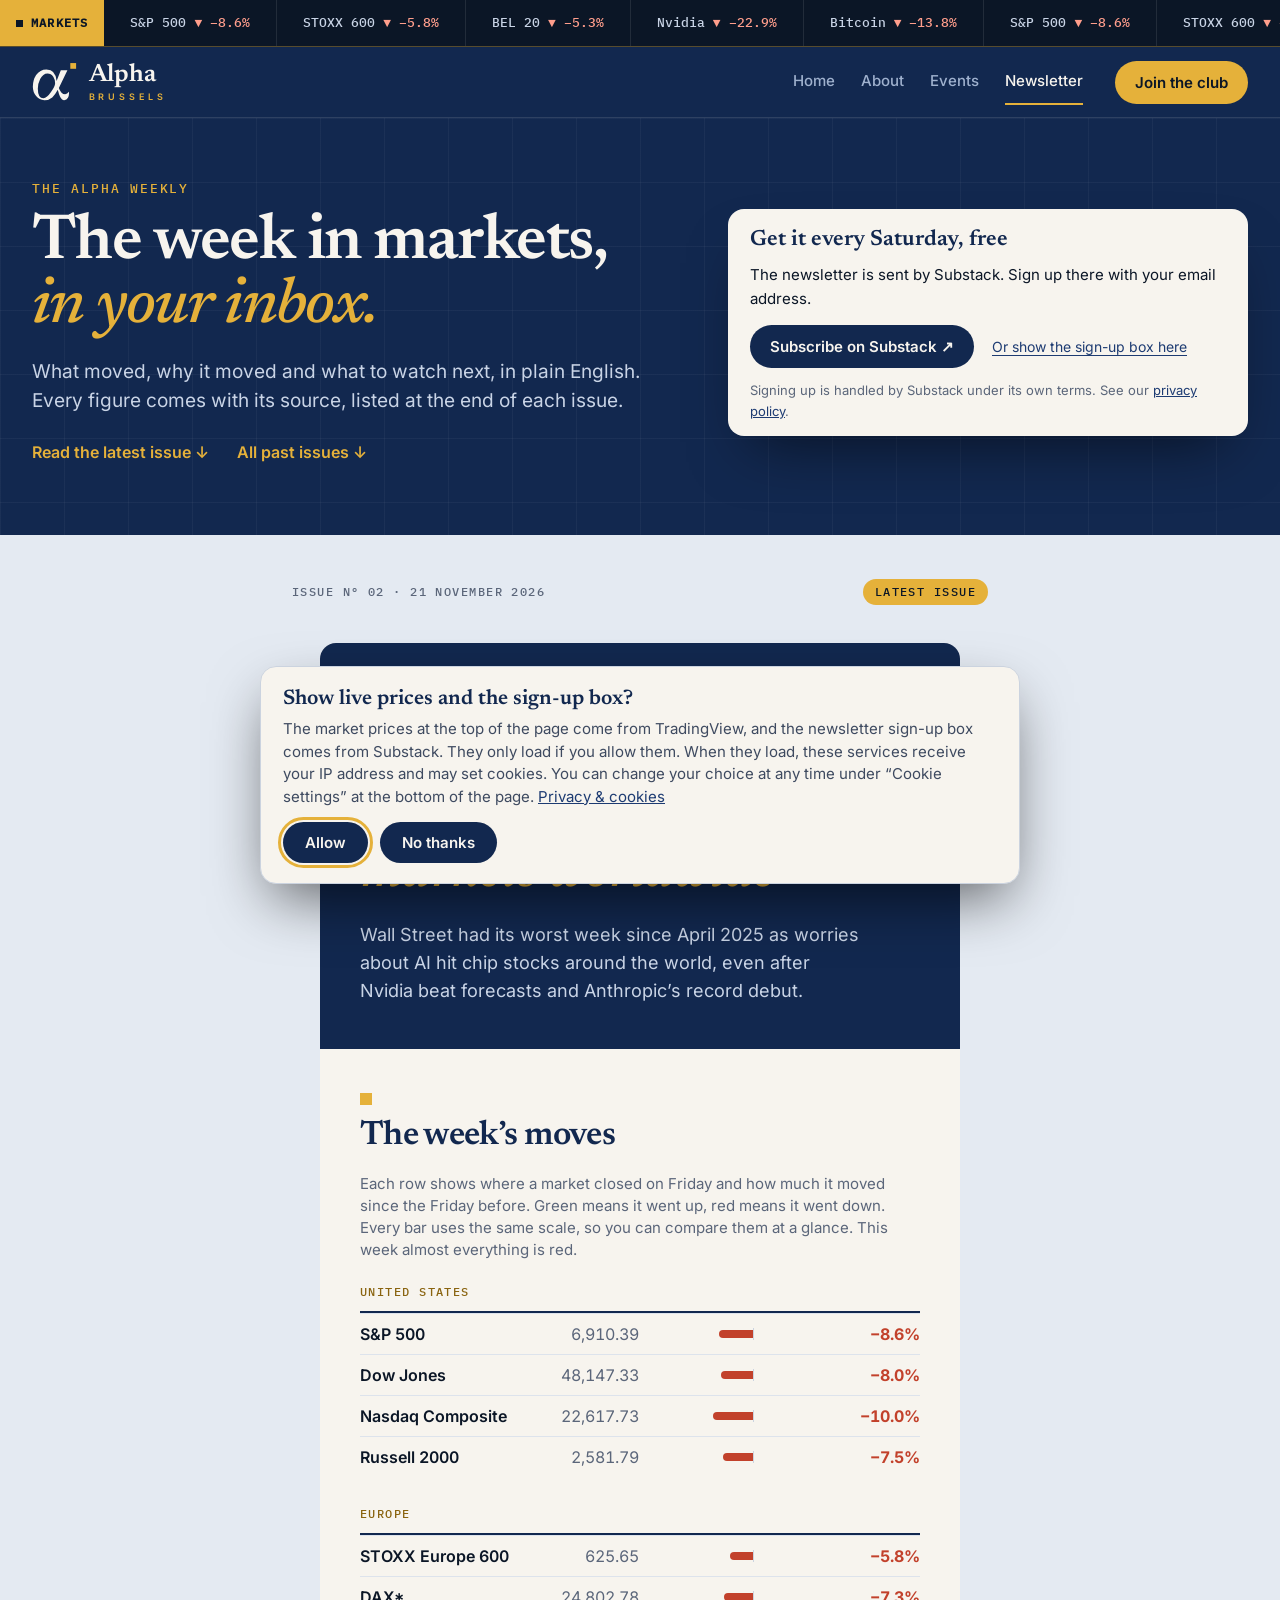
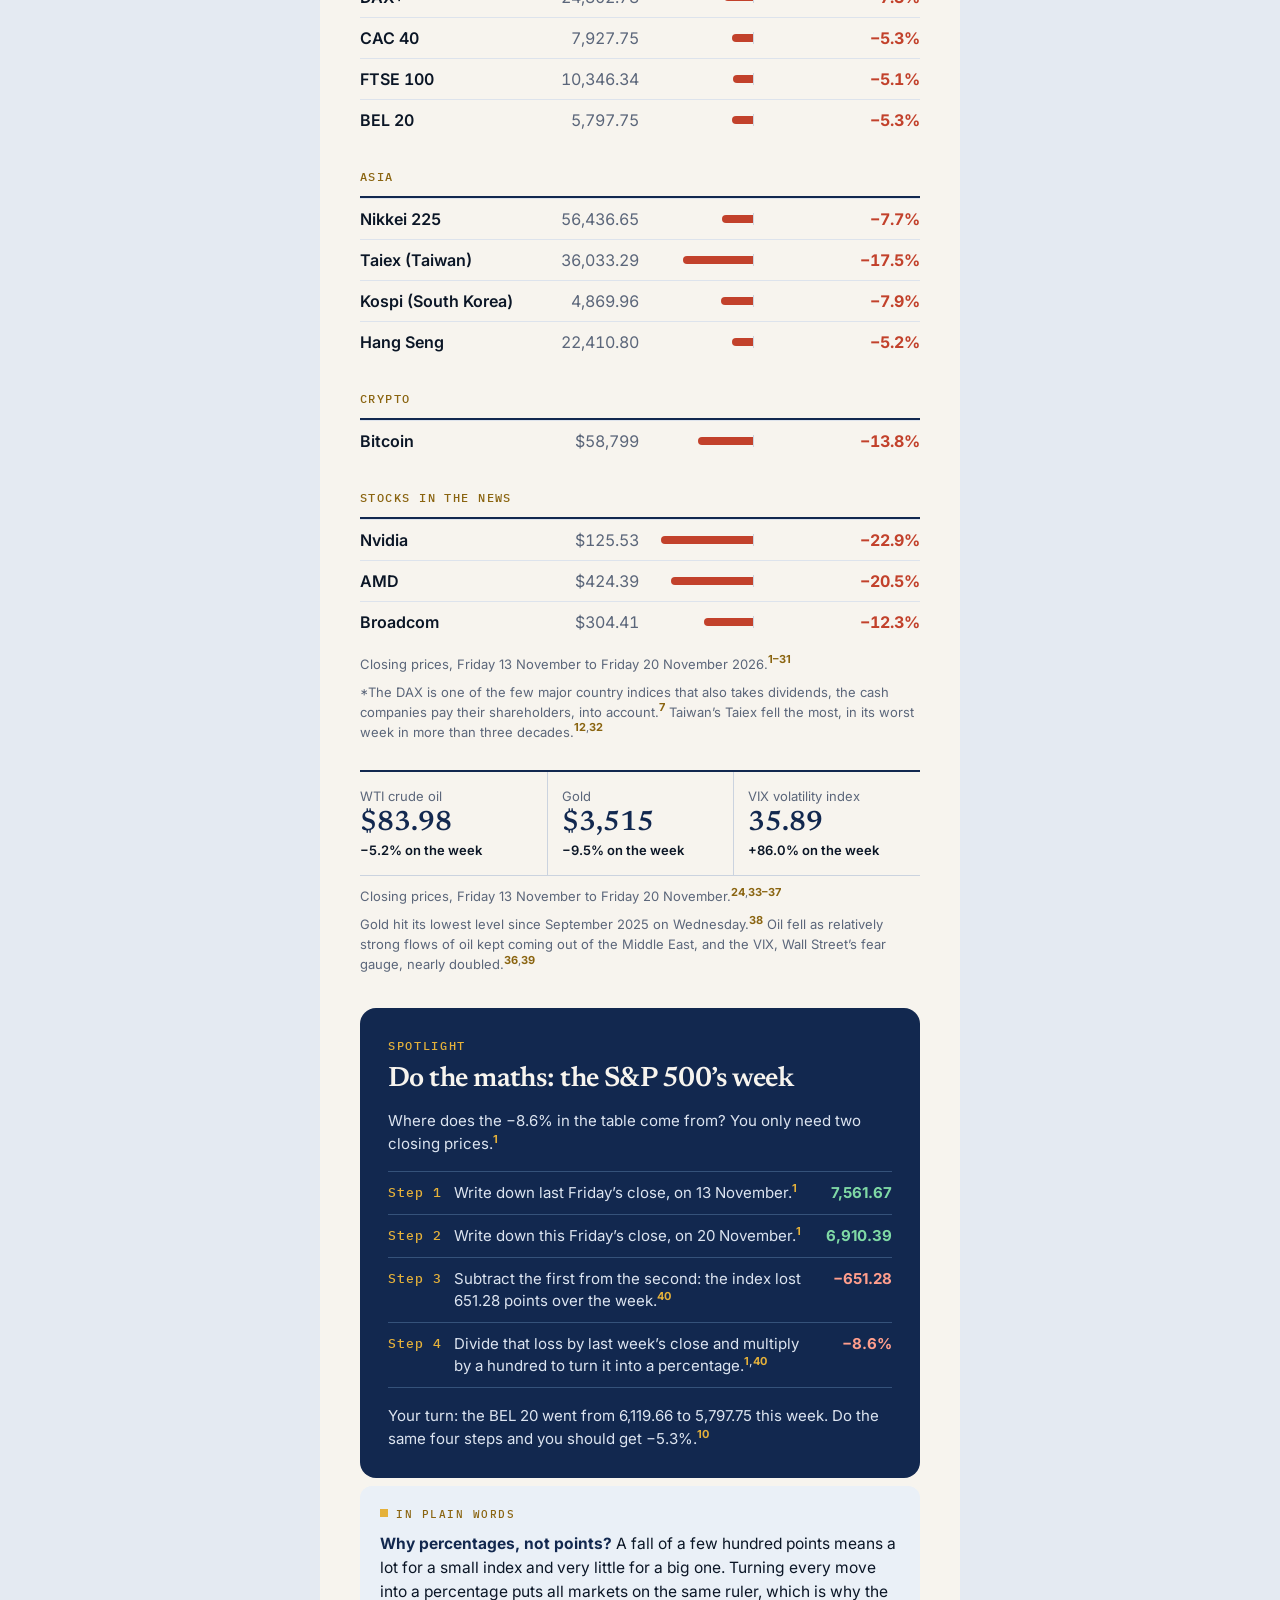
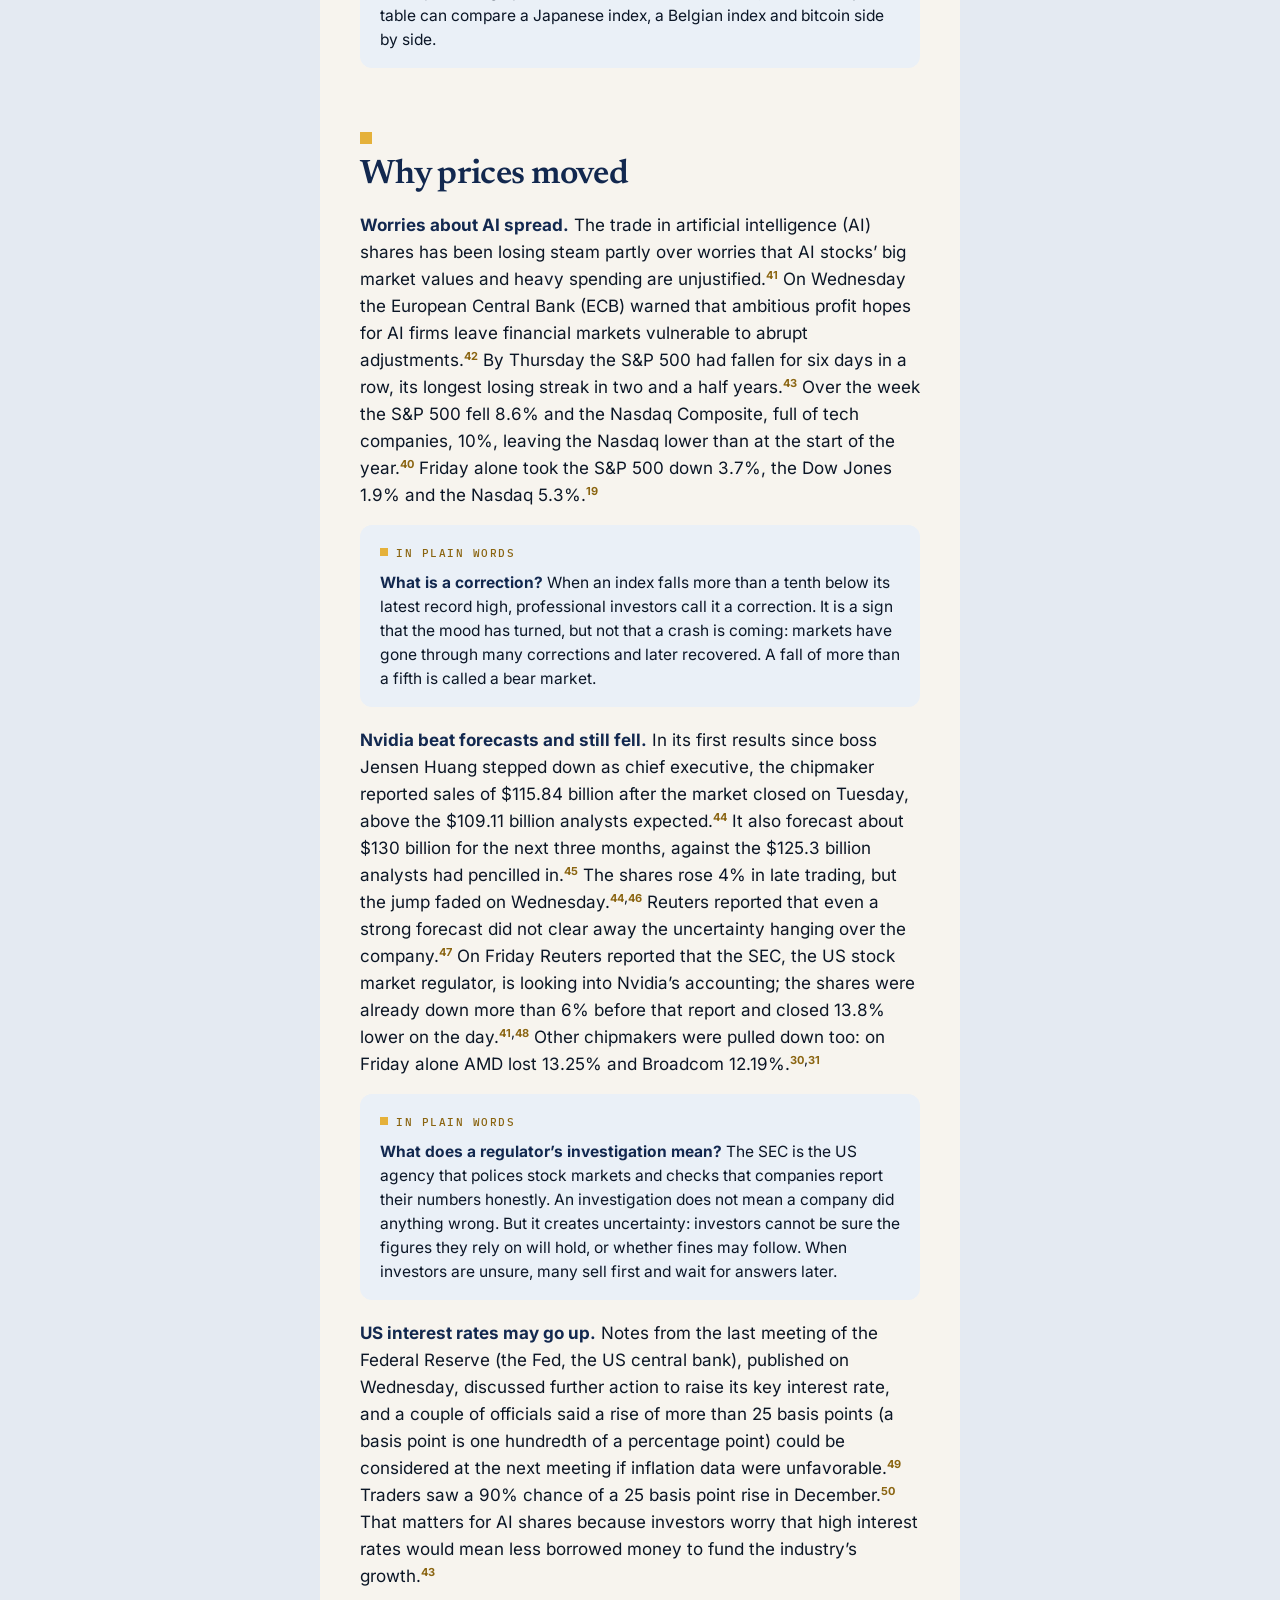
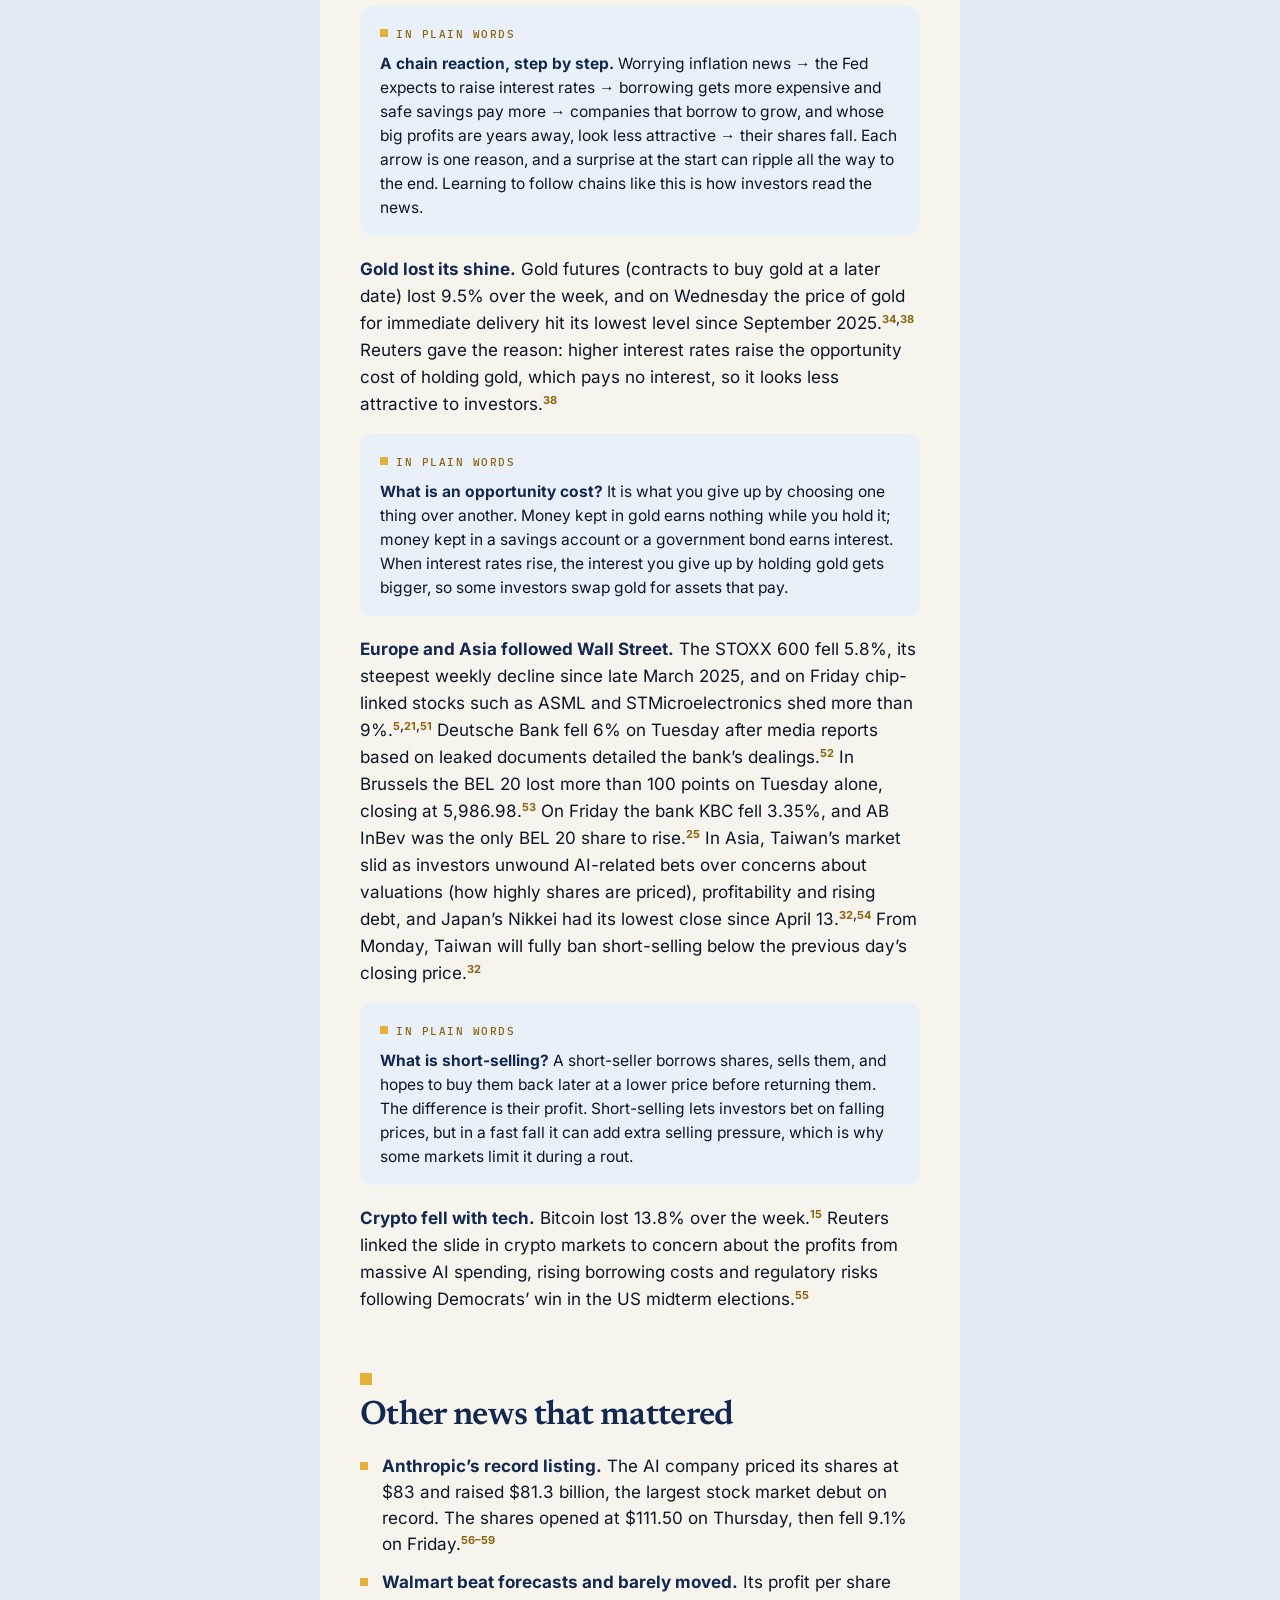
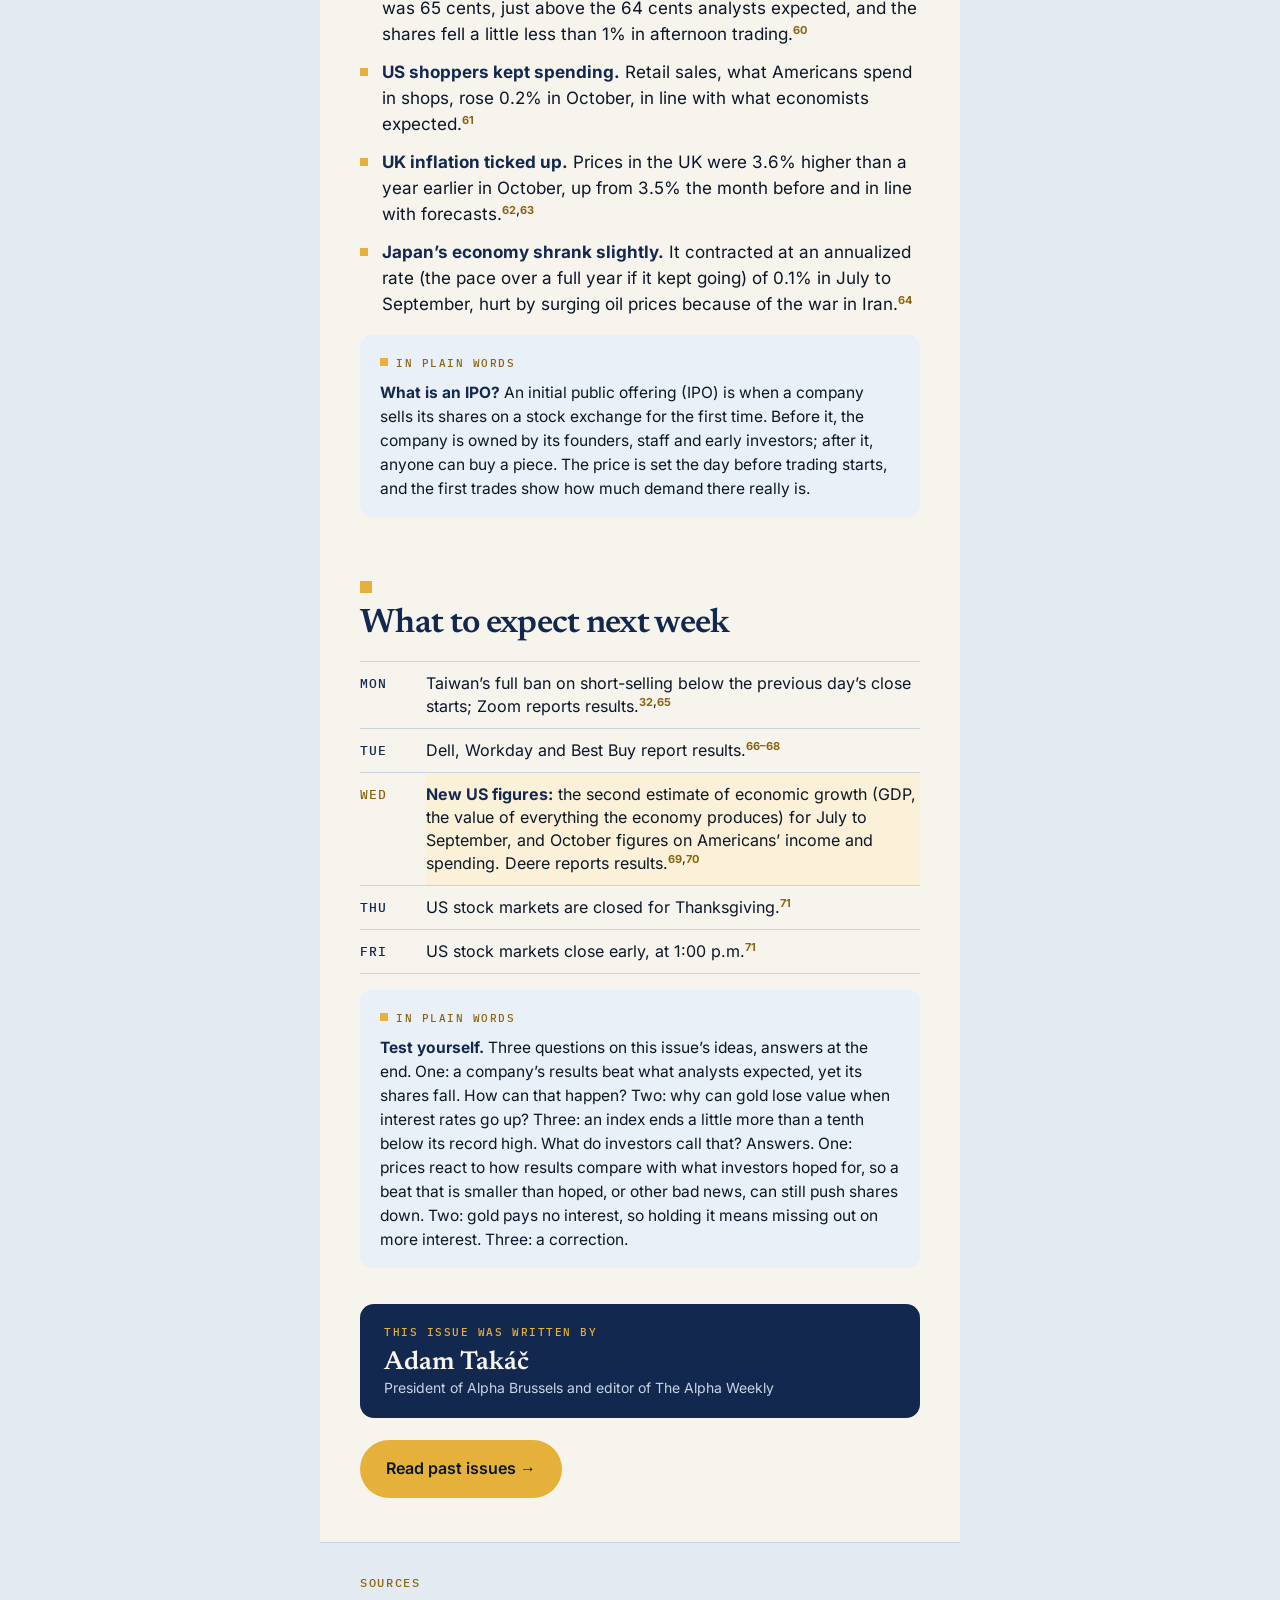
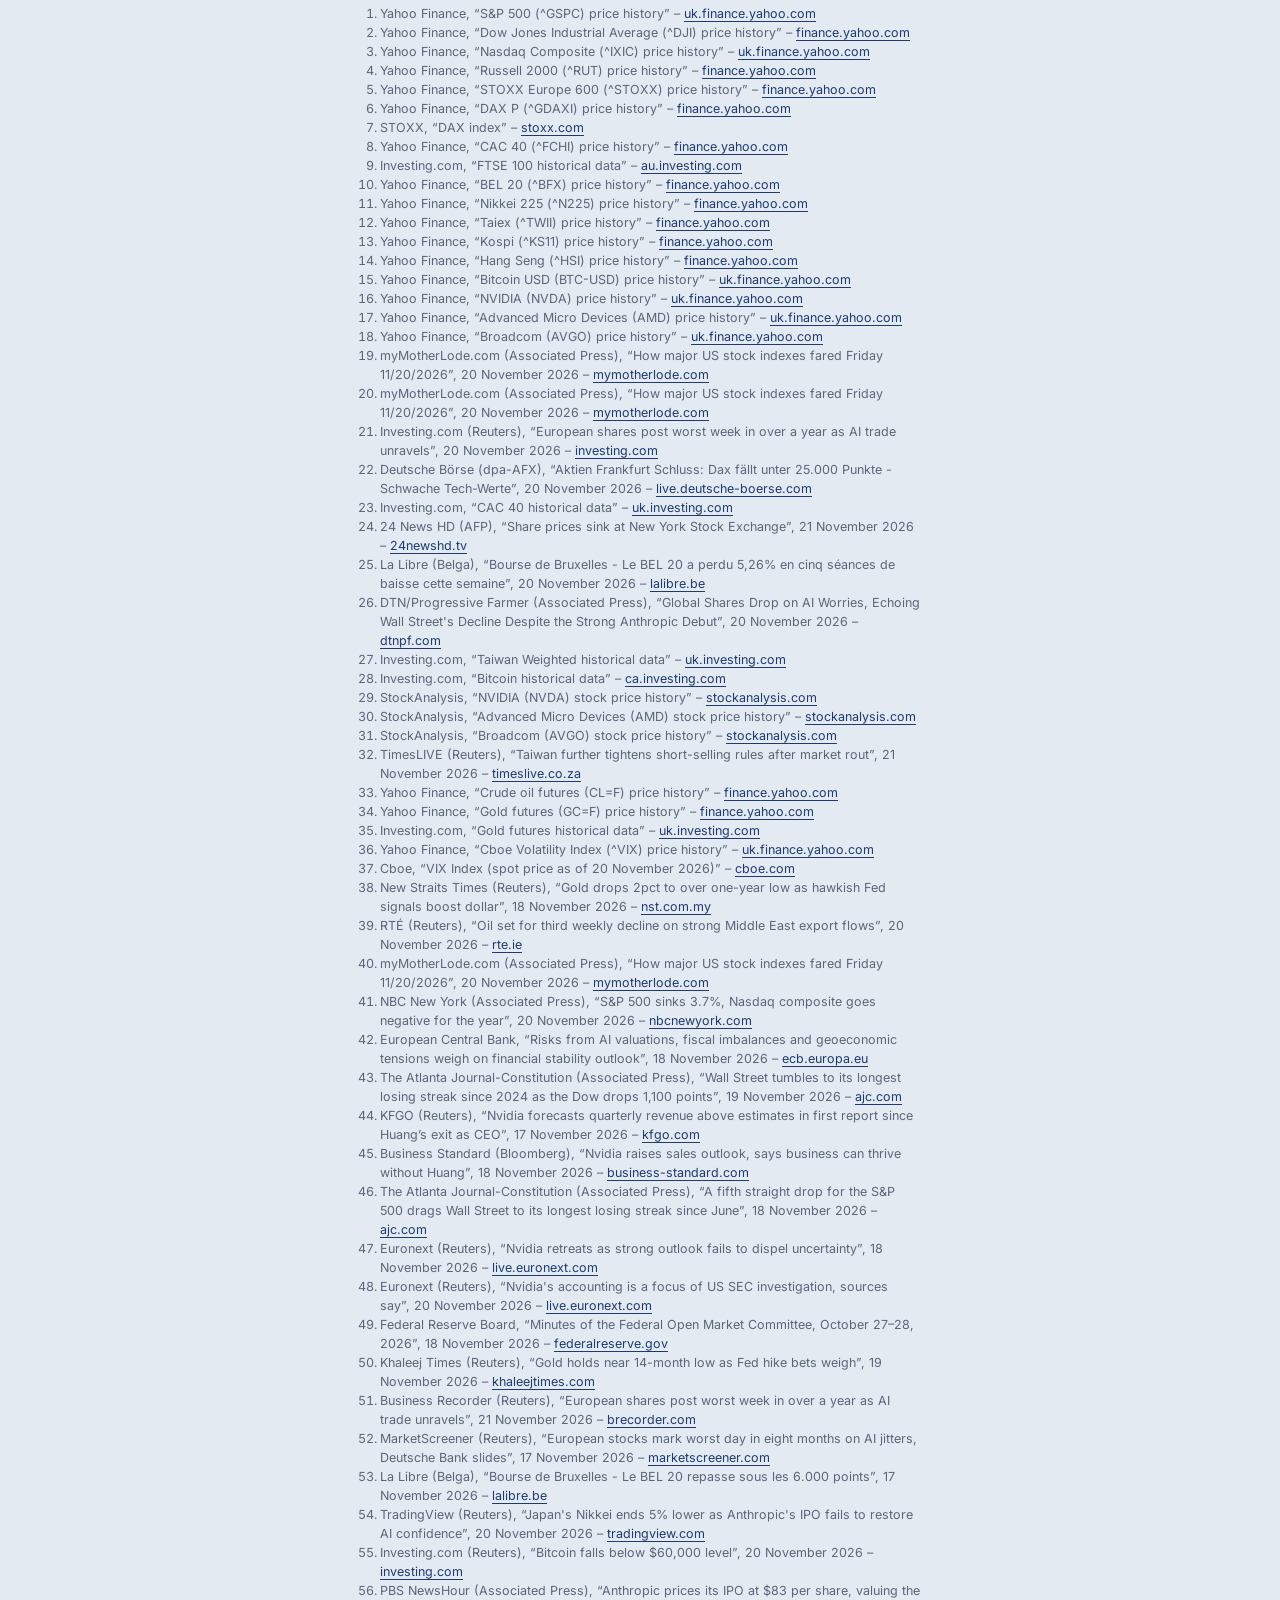
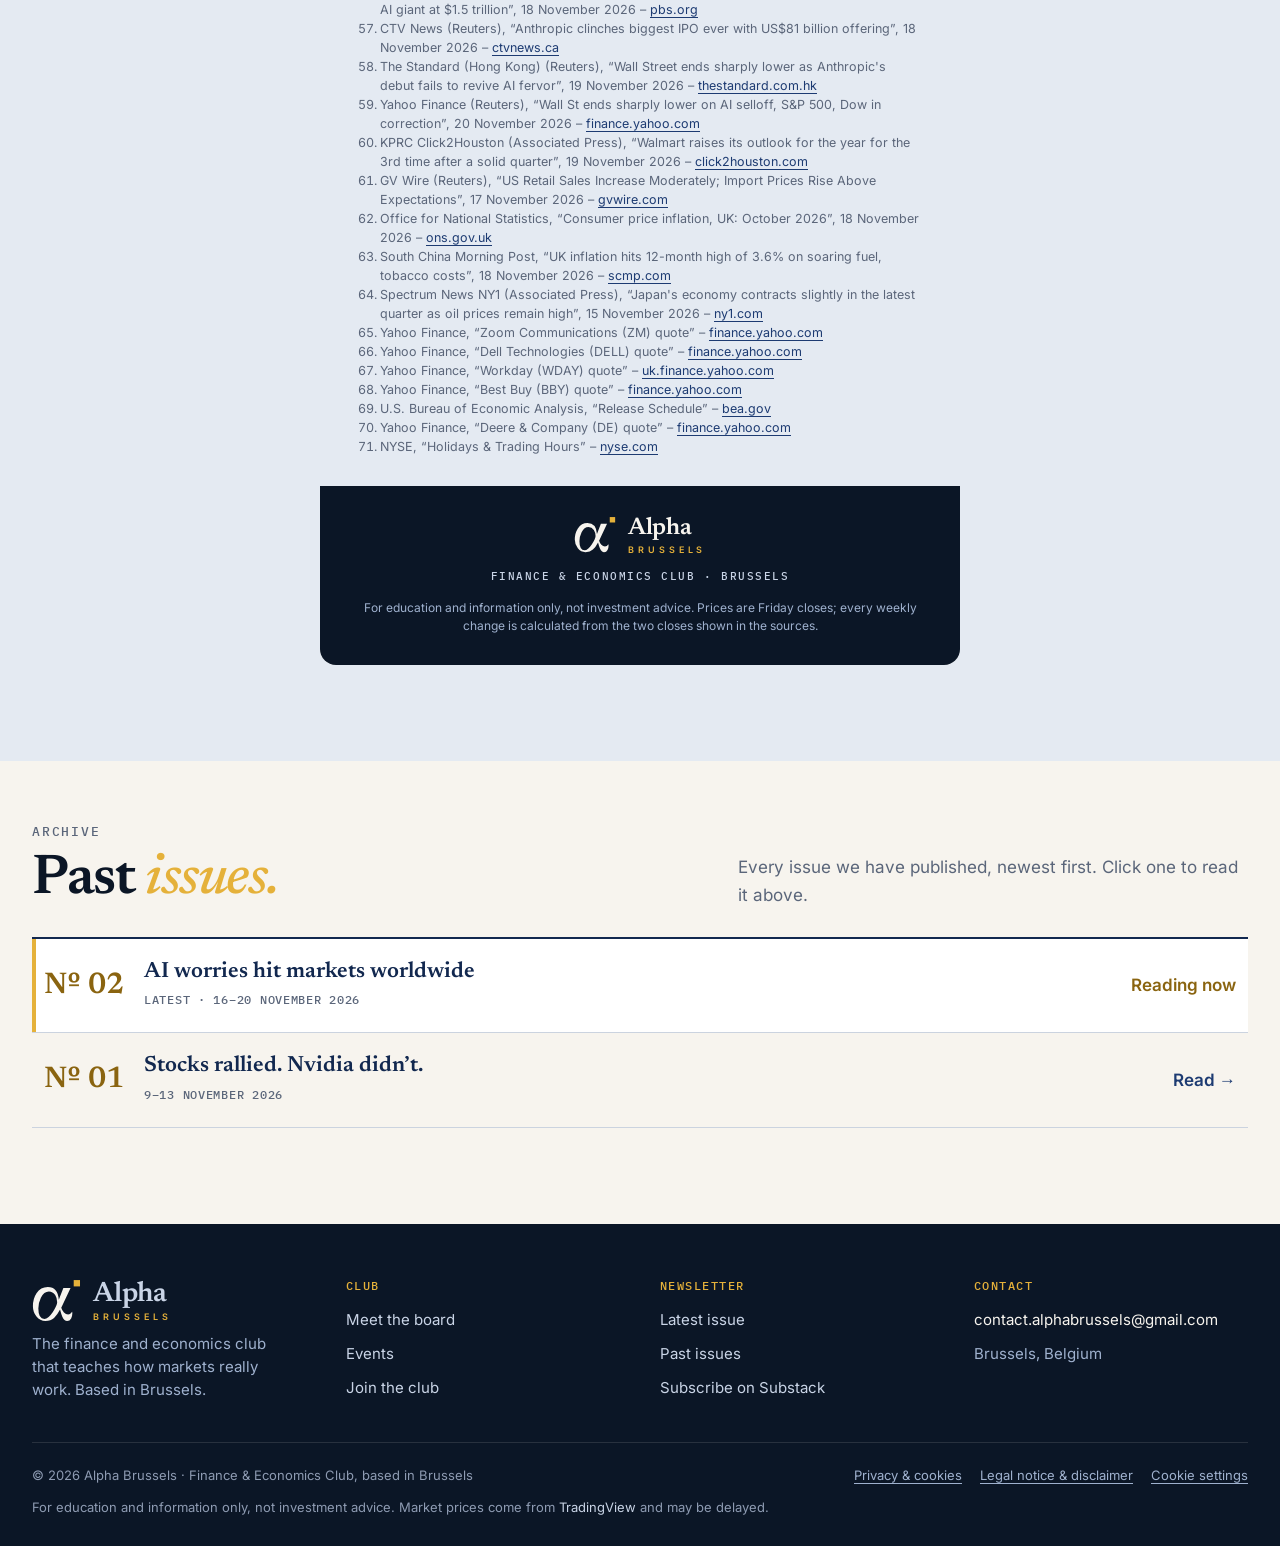
<file: newsletter.html>
<!doctype html><html lang="en"><head><meta charset="utf-8"><title>Alpha Brussels</title><meta name="robots" content="noindex"><meta name="viewport" content="width=device-width, initial-scale=1"><link rel="canonical" href="https://alphabrussels.github.io/#newsletter"><script>location.replace('./' + location.search + '#newsletter');</script><meta http-equiv="refresh" content="0; url=./#newsletter"></head><body style="background:#12284F;color:#F7F4EE;font-family:sans-serif"><p><a href="./#newsletter" style="color:#E5B13A">Continue to Alpha Brussels</a></p></body></html>
</file>
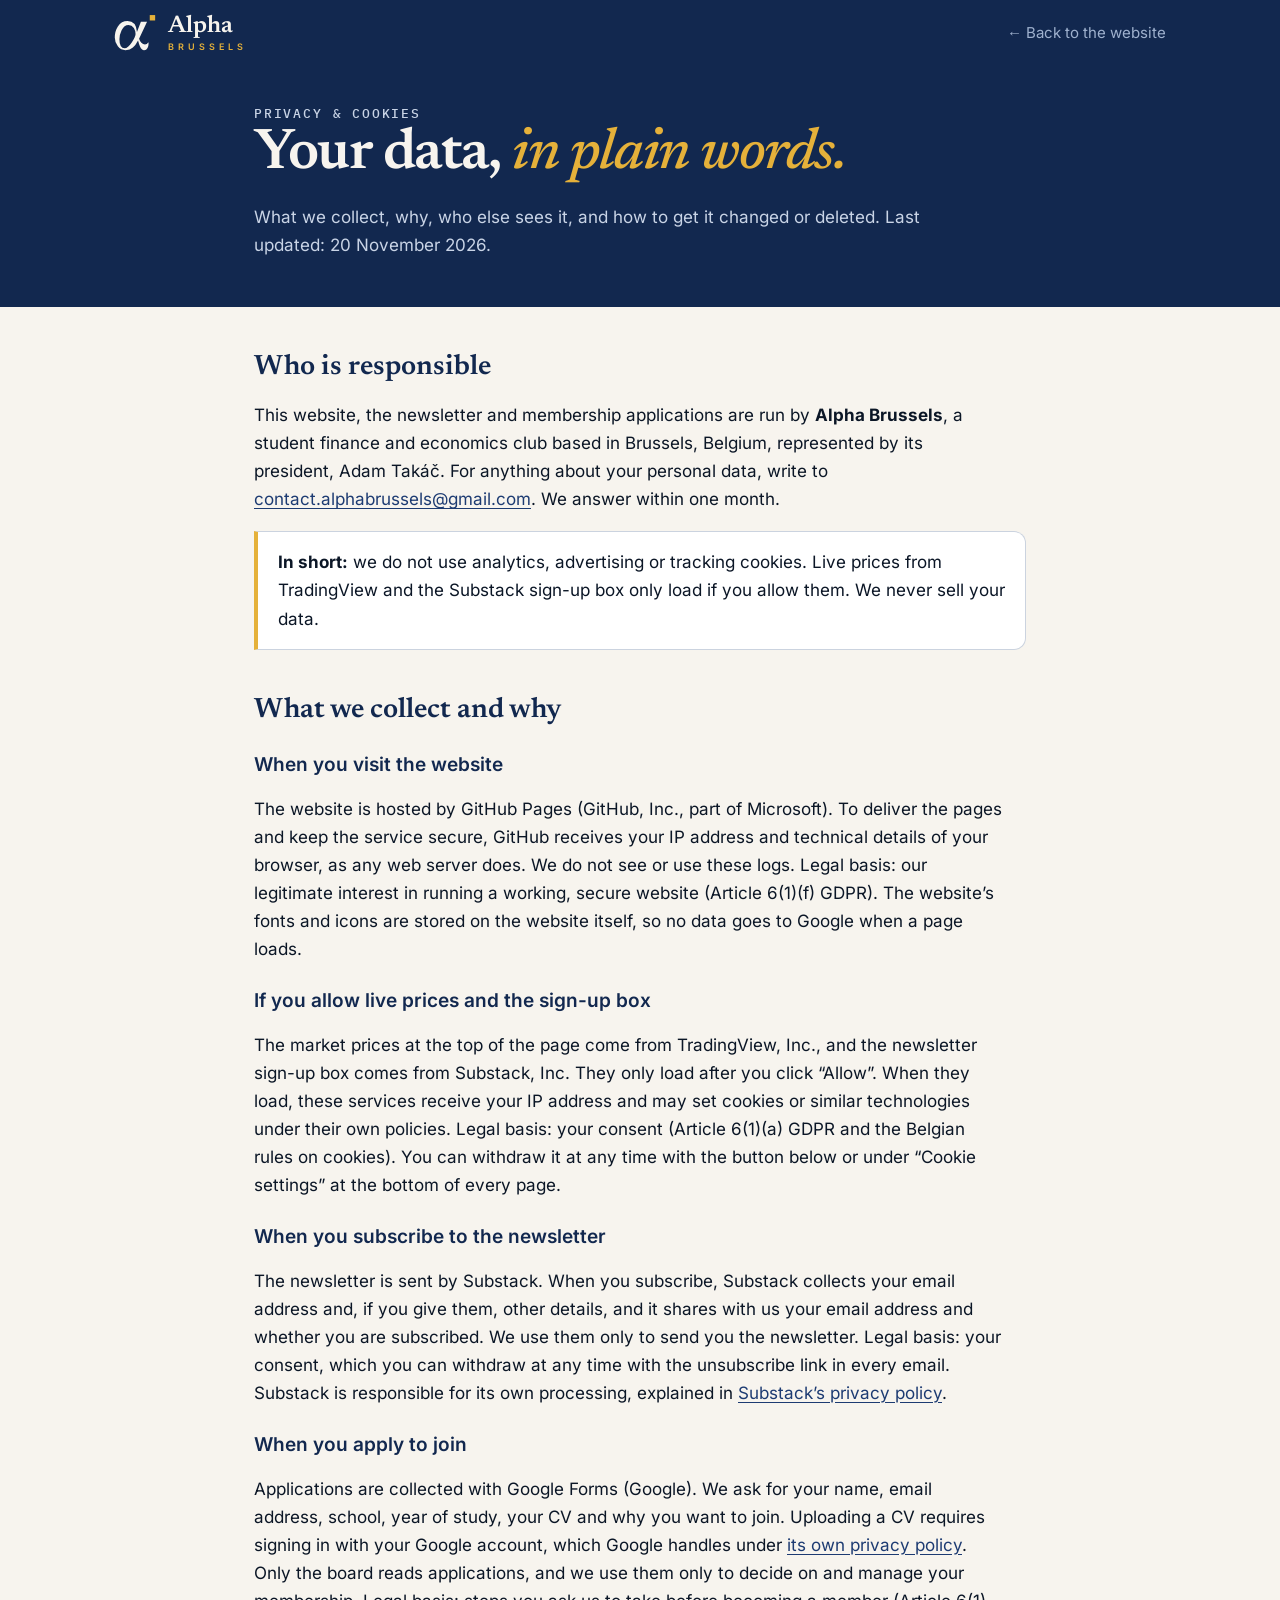
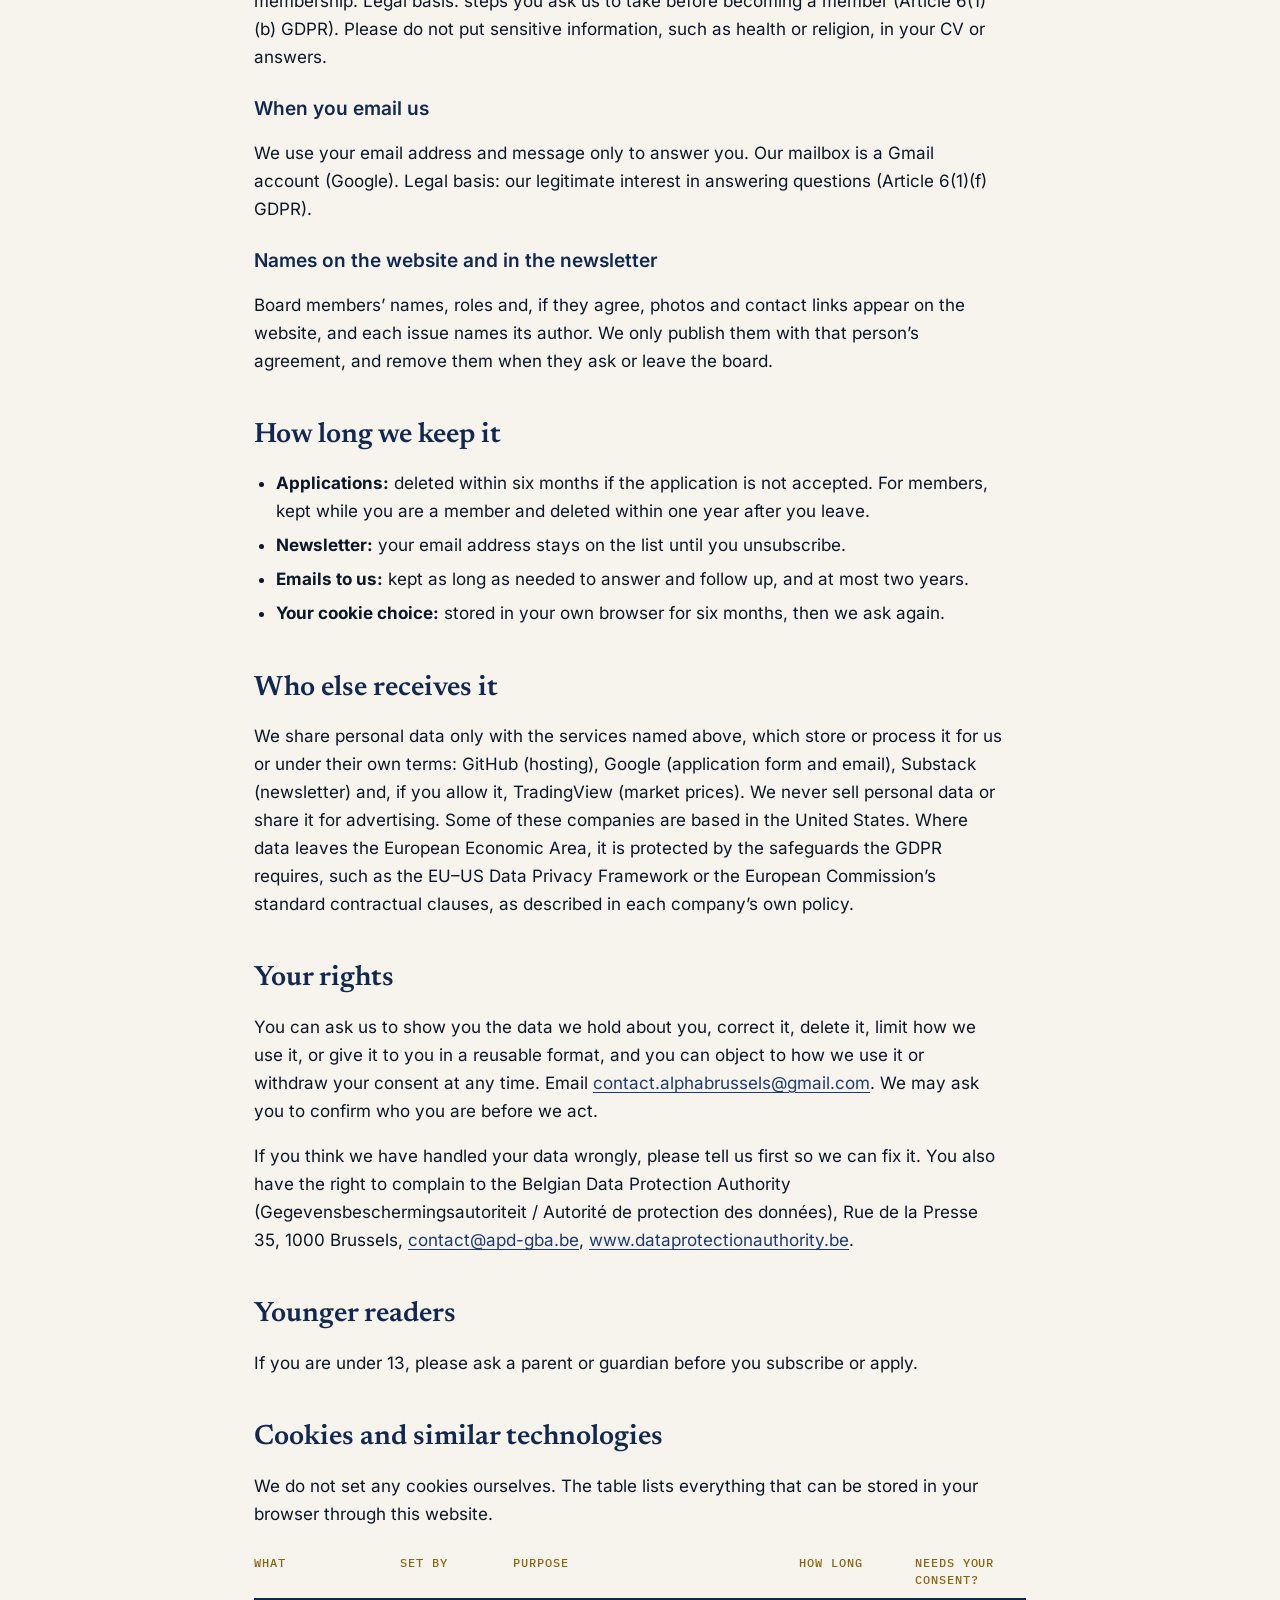
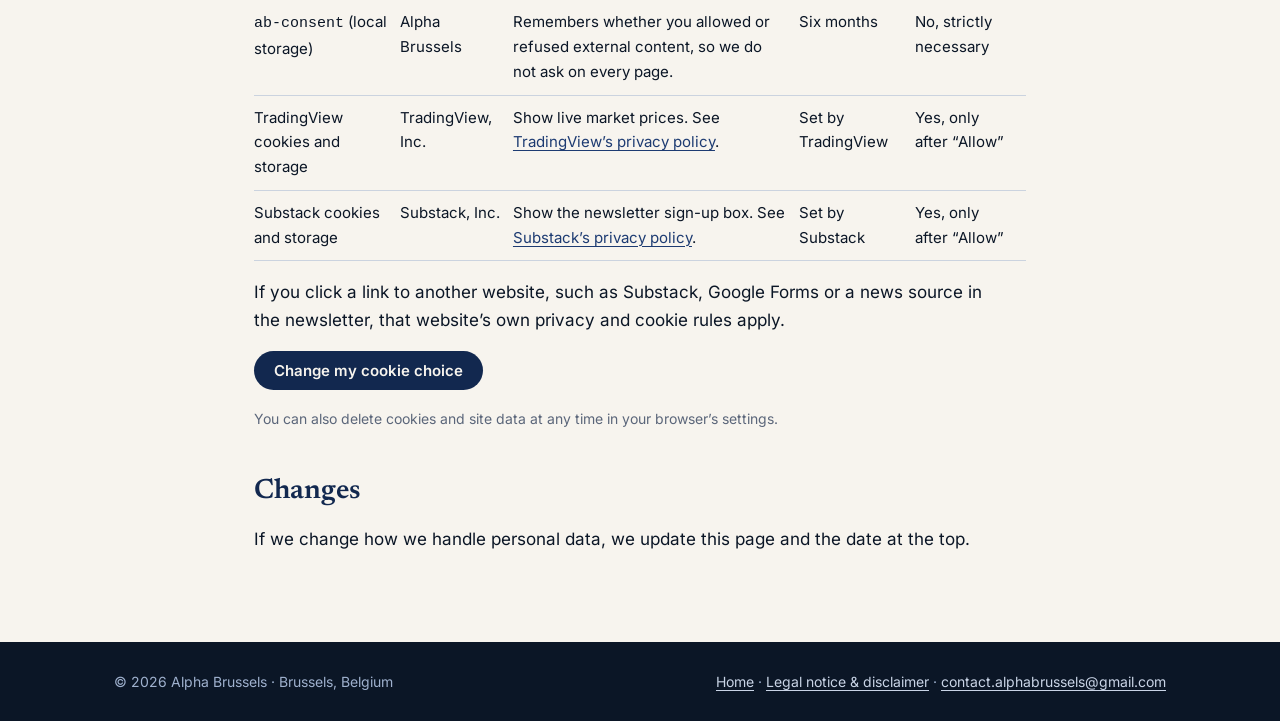
<file: privacy.html>
<!doctype html>
<html lang="en">
<head>
<meta charset="utf-8">
<meta name="viewport" content="width=device-width, initial-scale=1">
<title>Privacy &amp; cookies · Alpha Brussels</title>
<meta name="description" content="How Alpha Brussels handles personal data and cookies on its website, newsletter and membership applications.">
<link rel="canonical" href="https://alphabrussels.github.io/privacy.html">
<meta name="theme-color" content="#12284F">
<link rel="icon" href="favicon.ico?v=2" sizes="48x48">
<link rel="icon" type="image/svg+xml" href="assets/favicon.svg?v=2">
<link rel="apple-touch-icon" href="assets/apple-touch-icon.png?v=2">
<link rel="stylesheet" href="assets/fonts/fonts.css">
<style>
:root{--ink:#0B1626;--night:#12284F;--blue:#1D3B72;--gold:#E5B13A;--gold-ink:#8A6410;--paper:#F7F4EE;--rule:#CBD3DF;--stone:#5B667A;--soft:#C9D4E6;--dim:#9FB1CE;
--serif:Newsreader,Georgia,"Times New Roman",serif;--sans:Inter,"Helvetica Neue",Helvetica,Arial,sans-serif;--mono:"IBM Plex Mono",ui-monospace,Menlo,monospace}
*{box-sizing:border-box}
body{margin:0;background:var(--paper);color:var(--ink);font:400 17px/1.65 var(--sans);-webkit-font-smoothing:antialiased}
a{color:var(--blue);text-underline-offset:3px}
.top{background:var(--night);color:var(--paper)}
.wrap{max-width:820px;margin:0 auto;padding:0 24px}
.top .wrap{display:flex;align-items:center;justify-content:space-between;gap:16px;padding-top:14px;padding-bottom:14px;max-width:1100px}
.brand{display:flex;align-items:center;gap:12px;color:var(--paper);text-decoration:none}
.brand img{height:36px}
.brand b{display:block;font:600 24px/1 var(--serif)}
.brand small{display:block;font:600 9px/1 var(--sans);letter-spacing:.44em;color:var(--gold);margin-top:4px}
.top nav a{color:var(--dim);text-decoration:none;font-size:15px}
.top nav a:hover{color:var(--paper)}
.hero{background:var(--night);color:var(--paper);padding:40px 0 48px}
.kicker{font:500 13px/1.4 var(--mono);letter-spacing:.14em;text-transform:uppercase;color:var(--gold);margin:0 0 18px}
h1{font:600 clamp(2.4rem,6vw,3.6rem)/1.1 var(--serif);letter-spacing:-.025em;margin:0 0 16px}
h1 em{font-style:italic;font-weight:500;color:var(--gold)}
.hero p{color:var(--soft);margin:0;max-width:40em}
main{padding:44px 0 72px}
h2{font:600 28px/1.2 var(--serif);color:var(--night);margin:44px 0 12px;scroll-margin-top:20px}
h2:first-child{margin-top:0}
h3{font:600 19px/1.3 var(--sans);color:var(--night);margin:26px 0 6px}
p,li{max-width:44em}
ul{padding-left:22px}
li{margin-bottom:6px}
.box{background:#fff;border:1px solid var(--rule);border-left:4px solid var(--gold);border-radius:0 12px 12px 0;padding:16px 20px;margin:18px 0}
table{width:100%;border-collapse:collapse;font-size:15px;margin:14px 0}
th,td{text-align:left;vertical-align:top;padding:10px 12px 10px 0;border-bottom:1px solid var(--rule)}
th{font:500 12px/1.4 var(--mono);letter-spacing:.08em;text-transform:uppercase;color:var(--gold-ink);border-bottom:2px solid var(--night)}
.btn{display:inline-block;background:var(--night);color:var(--paper);border:0;border-radius:999px;padding:12px 20px;font:600 15px/1 var(--sans);cursor:pointer;text-decoration:none}
.small{font-size:14px;color:var(--stone)}
footer{background:var(--ink);color:var(--dim);font-size:14px;padding:28px 0}
footer a{color:var(--soft)}
footer .wrap{display:flex;flex-wrap:wrap;gap:8px 20px;justify-content:space-between;max-width:1100px}
@media (max-width:600px){table,thead,tbody,tr,td,th{display:block}thead{display:none}td{border:0;padding:2px 0}tr{border-bottom:1px solid var(--rule);padding:10px 0}td:first-child{font-weight:600}}
</style>
</head>
<body>
<header class="top"><div class="wrap">
  <a class="brand" href="./" aria-label="Alpha Brussels home"><img src="assets/alpha-mark-light.svg" alt=""><span><b>Alpha</b><small>BRUSSELS</small></span></a>
  <nav><a href="./">← Back to the website</a></nav>
</div></header>

<section class="hero"><div class="wrap">
  <p class="kicker">Privacy &amp; cookies</p>
  <h1>Your data, <em>in plain words.</em></h1>
  <p>What we collect, why, who else sees it, and how to get it changed or deleted. Last updated: 20 November 2026.</p>
</div></section>

<main><div class="wrap">

<h2 id="who">Who is responsible</h2>
<p>This website, the newsletter and membership applications are run by <strong>Alpha Brussels</strong>, a student finance and economics club based in Brussels, Belgium, represented by its president, Adam Takáč. For anything about your personal data, write to <a href="mailto:contact.alphabrussels@gmail.com">contact.alphabrussels@gmail.com</a>. We answer within one month.</p>

<div class="box"><strong>In short:</strong> we do not use analytics, advertising or tracking cookies. Live prices from TradingView and the Substack sign-up box only load if you allow them. We never sell your data.</div>

<h2 id="what">What we collect and why</h2>

<h3>When you visit the website</h3>
<p>The website is hosted by GitHub Pages (GitHub, Inc., part of Microsoft). To deliver the pages and keep the service secure, GitHub receives your IP address and technical details of your browser, as any web server does. We do not see or use these logs. Legal basis: our legitimate interest in running a working, secure website (Article 6(1)(f) GDPR). The website’s fonts and icons are stored on the website itself, so no data goes to Google when a page loads.</p>

<h3>If you allow live prices and the sign-up box</h3>
<p>The market prices at the top of the page come from TradingView, Inc., and the newsletter sign-up box comes from Substack, Inc. They only load after you click “Allow”. When they load, these services receive your IP address and may set cookies or similar technologies under their own policies. Legal basis: your consent (Article 6(1)(a) GDPR and the Belgian rules on cookies). You can withdraw it at any time with the button below or under “Cookie settings” at the bottom of every page.</p>

<h3>When you subscribe to the newsletter</h3>
<p>The newsletter is sent by Substack. When you subscribe, Substack collects your email address and, if you give them, other details, and it shares with us your email address and whether you are subscribed. We use them only to send you the newsletter. Legal basis: your consent, which you can withdraw at any time with the unsubscribe link in every email. Substack is responsible for its own processing, explained in <a href="https://substack.com/privacy" target="_blank" rel="noopener">Substack’s privacy policy</a>.</p>

<h3>When you apply to join</h3>
<p>Applications are collected with Google Forms (Google). We ask for your name, email address, school, year of study, your CV and why you want to join. Uploading a CV requires signing in with your Google account, which Google handles under <a href="https://policies.google.com/privacy" target="_blank" rel="noopener">its own privacy policy</a>. Only the board reads applications, and we use them only to decide on and manage your membership. Legal basis: steps you ask us to take before becoming a member (Article 6(1)(b) GDPR). Please do not put sensitive information, such as health or religion, in your CV or answers.</p>

<h3>When you email us</h3>
<p>We use your email address and message only to answer you. Our mailbox is a Gmail account (Google). Legal basis: our legitimate interest in answering questions (Article 6(1)(f) GDPR).</p>

<h3>Names on the website and in the newsletter</h3>
<p>Board members’ names, roles and, if they agree, photos and contact links appear on the website, and each issue names its author. We only publish them with that person’s agreement, and remove them when they ask or leave the board.</p>

<h2 id="keep">How long we keep it</h2>
<ul>
  <li><strong>Applications:</strong> deleted within six months if the application is not accepted. For members, kept while you are a member and deleted within one year after you leave.</li>
  <li><strong>Newsletter:</strong> your email address stays on the list until you unsubscribe.</li>
  <li><strong>Emails to us:</strong> kept as long as needed to answer and follow up, and at most two years.</li>
  <li><strong>Your cookie choice:</strong> stored in your own browser for six months, then we ask again.</li>
</ul>

<h2 id="share">Who else receives it</h2>
<p>We share personal data only with the services named above, which store or process it for us or under their own terms: GitHub (hosting), Google (application form and email), Substack (newsletter) and, if you allow it, TradingView (market prices). We never sell personal data or share it for advertising. Some of these companies are based in the United States. Where data leaves the European Economic Area, it is protected by the safeguards the GDPR requires, such as the EU–US Data Privacy Framework or the European Commission’s standard contractual clauses, as described in each company’s own policy.</p>

<h2 id="rights">Your rights</h2>
<p>You can ask us to show you the data we hold about you, correct it, delete it, limit how we use it, or give it to you in a reusable format, and you can object to how we use it or withdraw your consent at any time. Email <a href="mailto:contact.alphabrussels@gmail.com">contact.alphabrussels@gmail.com</a>. We may ask you to confirm who you are before we act.</p>
<p>If you think we have handled your data wrongly, please tell us first so we can fix it. You also have the right to complain to the Belgian Data Protection Authority (Gegevensbeschermingsautoriteit / Autorité de protection des données), Rue de la Presse 35, 1000 Brussels, <a href="mailto:contact@apd-gba.be">contact@apd-gba.be</a>, <a href="https://www.dataprotectionauthority.be" target="_blank" rel="noopener">www.dataprotectionauthority.be</a>.</p>

<h2 id="young">Younger readers</h2>
<p>If you are under 13, please ask a parent or guardian before you subscribe or apply.</p>

<h2 id="cookies">Cookies and similar technologies</h2>
<p>We do not set any cookies ourselves. The table lists everything that can be stored in your browser through this website.</p>
<table>
  <thead><tr><th>What</th><th>Set by</th><th>Purpose</th><th>How long</th><th>Needs your consent?</th></tr></thead>
  <tbody>
    <tr><td><code>ab-consent</code> (local storage)</td><td>Alpha Brussels</td><td>Remembers whether you allowed or refused external content, so we do not ask on every page.</td><td>Six months</td><td>No, strictly necessary</td></tr>
    <tr><td>TradingView cookies and storage</td><td>TradingView, Inc.</td><td>Show live market prices. See <a href="https://www.tradingview.com/privacy-policy/" target="_blank" rel="noopener">TradingView’s privacy policy</a>.</td><td>Set by TradingView</td><td>Yes, only after “Allow”</td></tr>
    <tr><td>Substack cookies and storage</td><td>Substack, Inc.</td><td>Show the newsletter sign-up box. See <a href="https://substack.com/privacy" target="_blank" rel="noopener">Substack’s privacy policy</a>.</td><td>Set by Substack</td><td>Yes, only after “Allow”</td></tr>
  </tbody>
</table>
<p>If you click a link to another website, such as Substack, Google Forms or a news source in the newsletter, that website’s own privacy and cookie rules apply.</p>
<p><button type="button" class="btn" id="reset">Change my cookie choice</button> <span class="small" id="reset-msg" aria-live="polite"></span></p>
<p class="small">You can also delete cookies and site data at any time in your browser’s settings.</p>

<h2 id="changes">Changes</h2>
<p>If we change how we handle personal data, we update this page and the date at the top.</p>

</div></main>

<footer><div class="wrap">
  <span>© 2026 Alpha Brussels · Brussels, Belgium</span>
  <span><a href="./">Home</a> · <a href="legal.html">Legal notice &amp; disclaimer</a> · <a href="mailto:contact.alphabrussels@gmail.com">contact.alphabrussels@gmail.com</a></span>
</div></footer>
<script>
document.getElementById('reset').addEventListener('click', function () {
  try { localStorage.removeItem('ab-consent'); } catch (e) {}
  document.getElementById('reset-msg').textContent = 'Done. The website will ask you again on your next visit to the home page.';
});
</script>
</body>
</html>
</file>
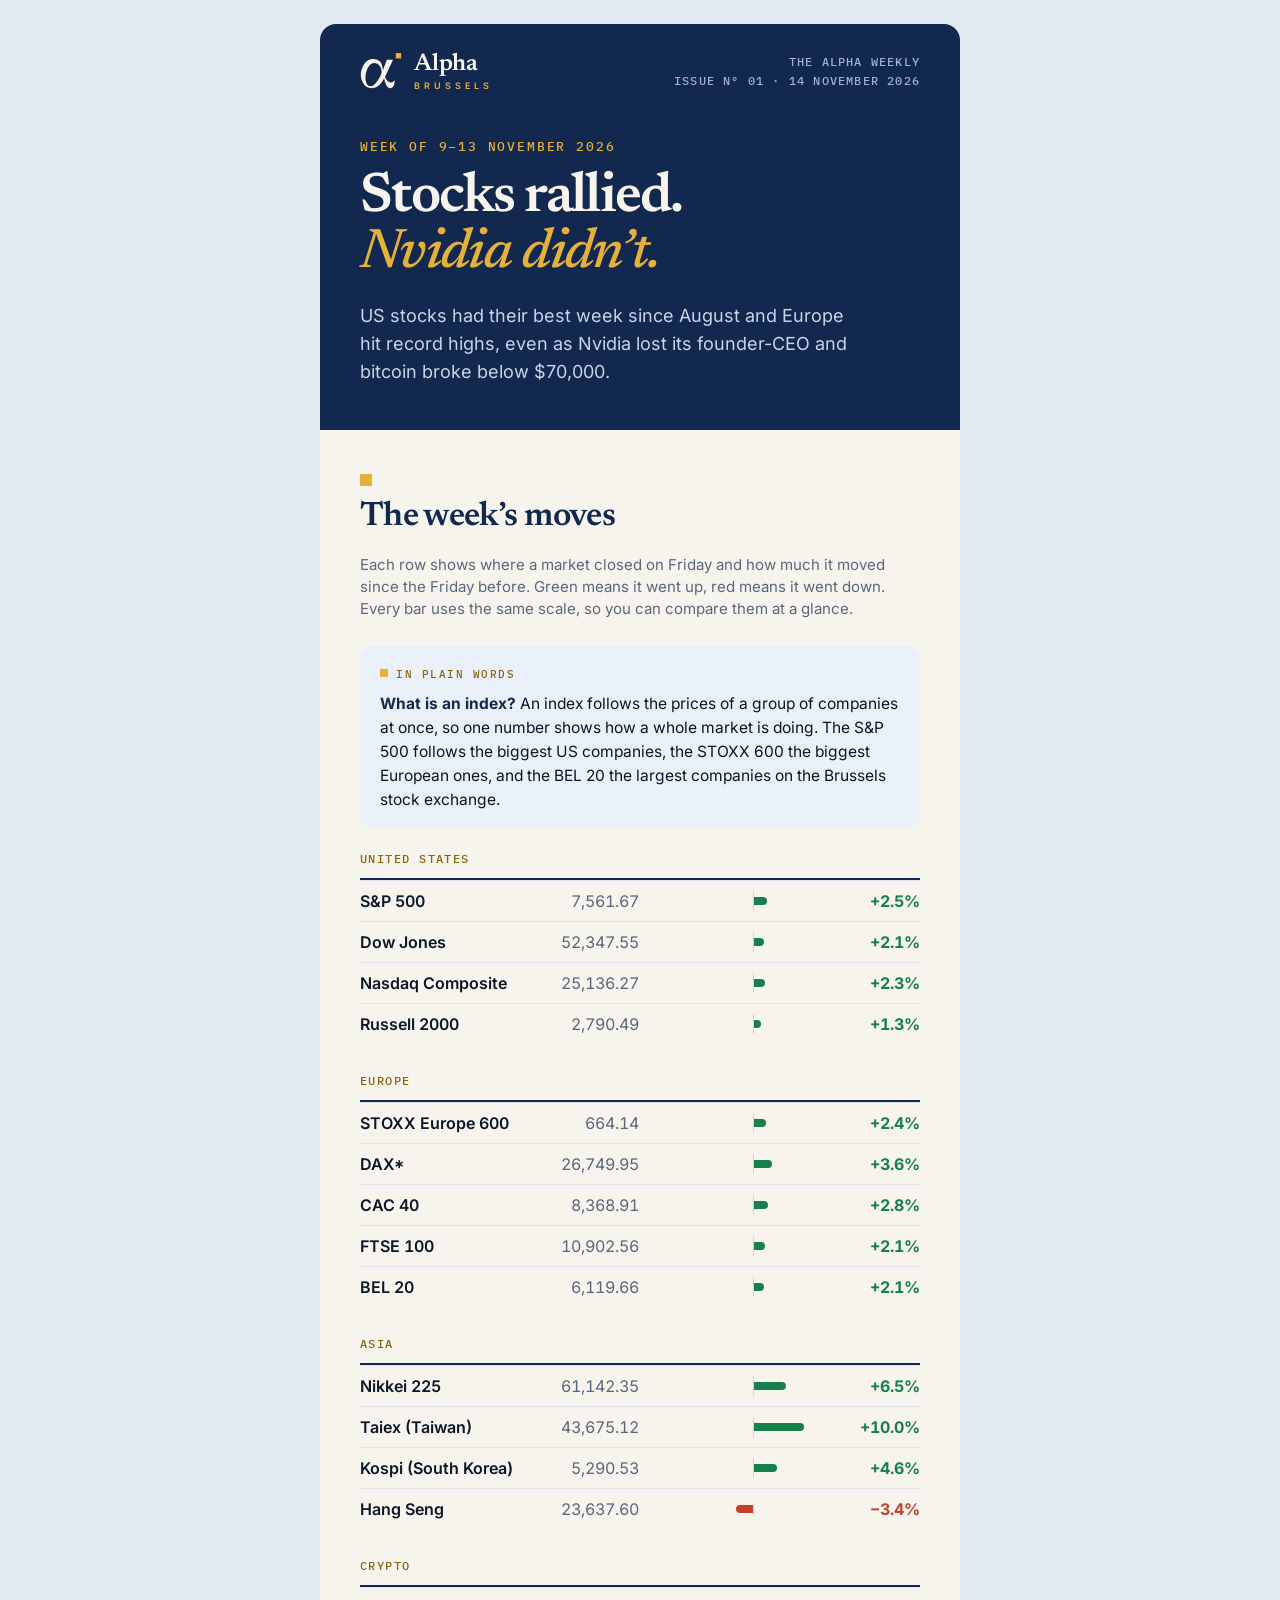
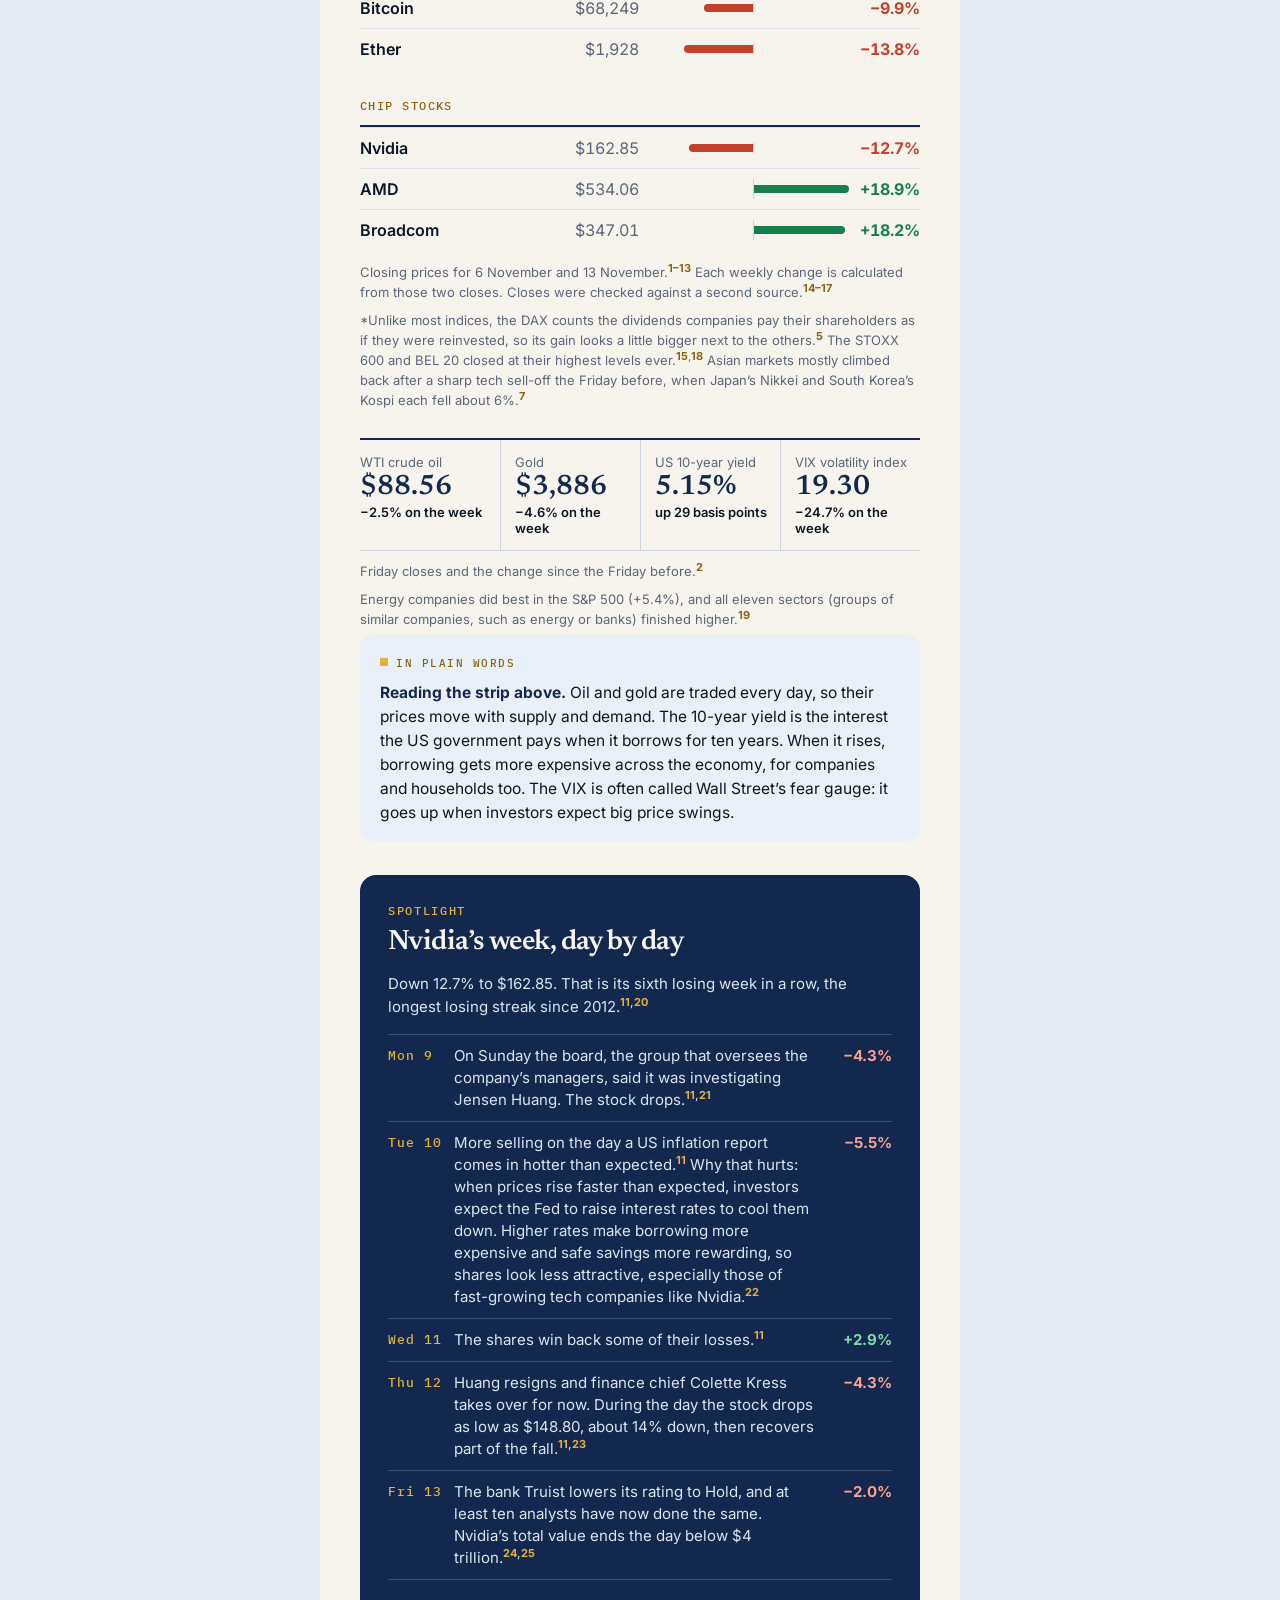
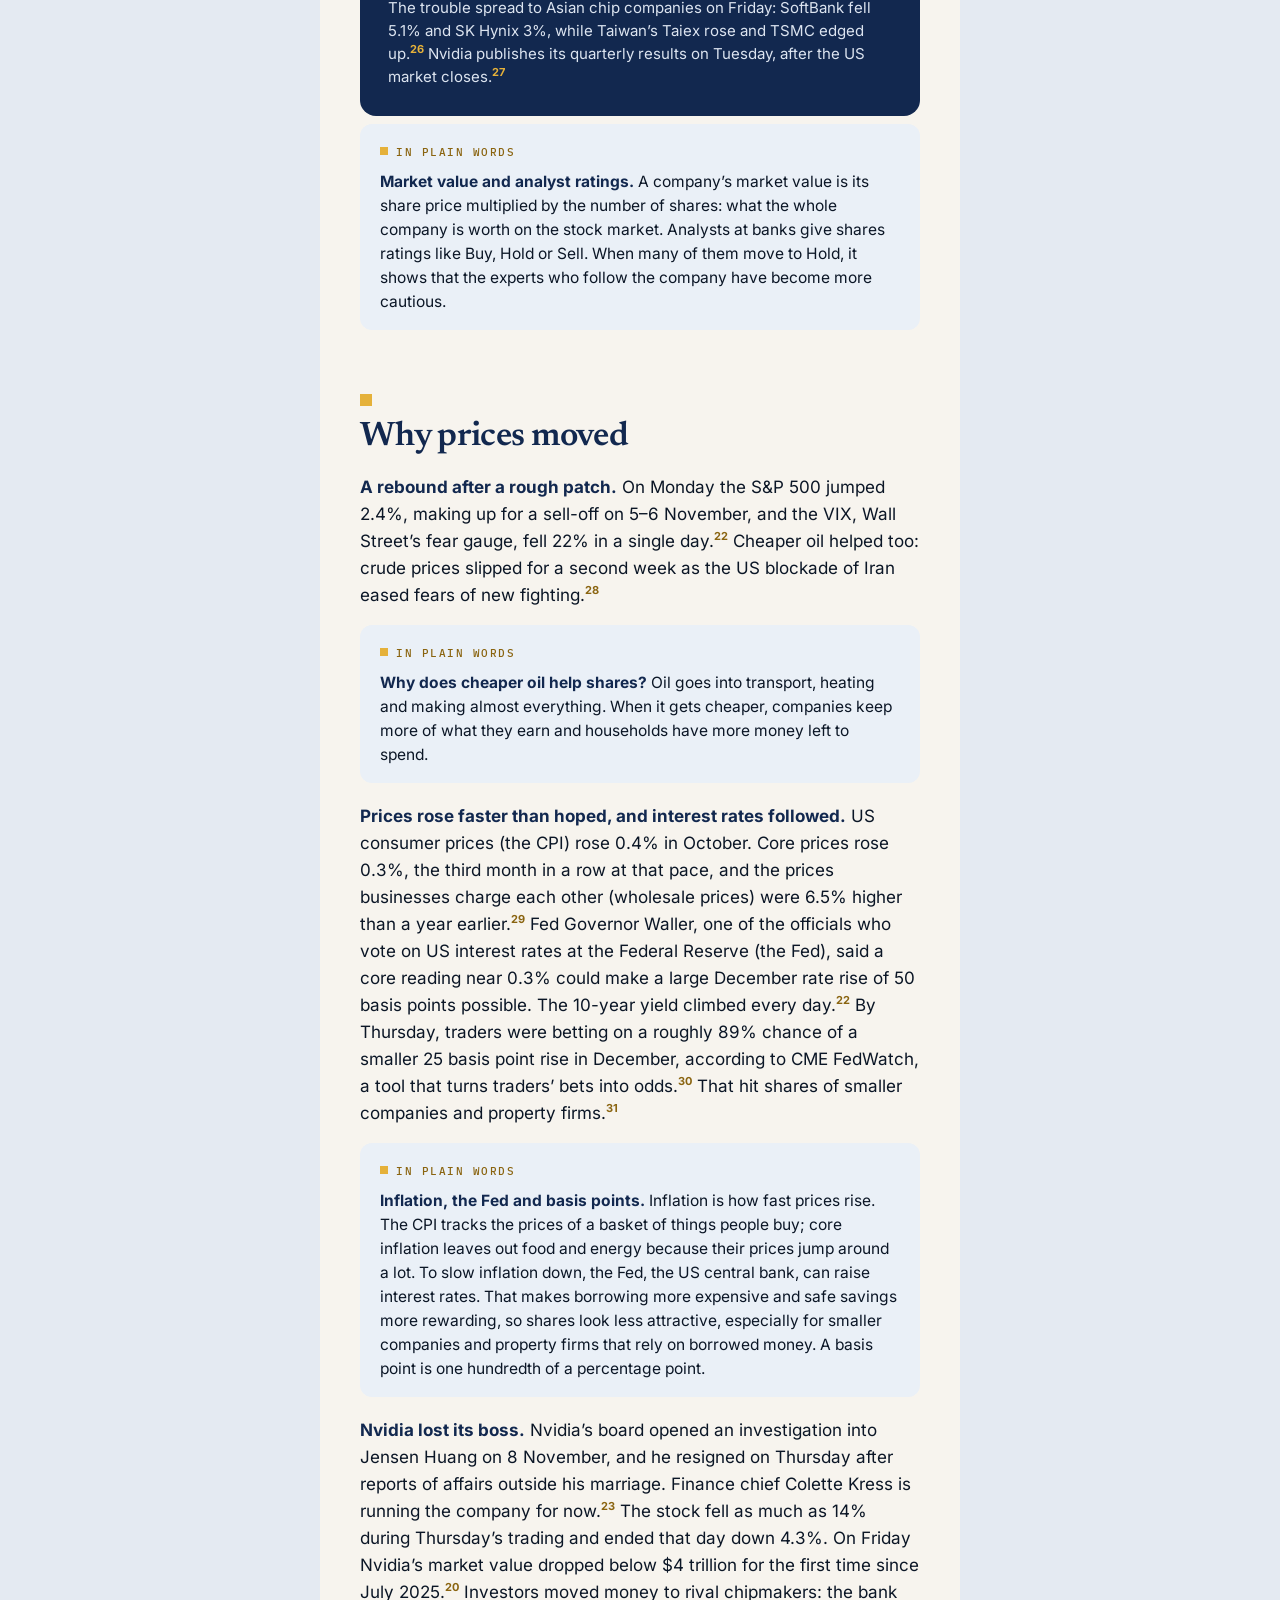
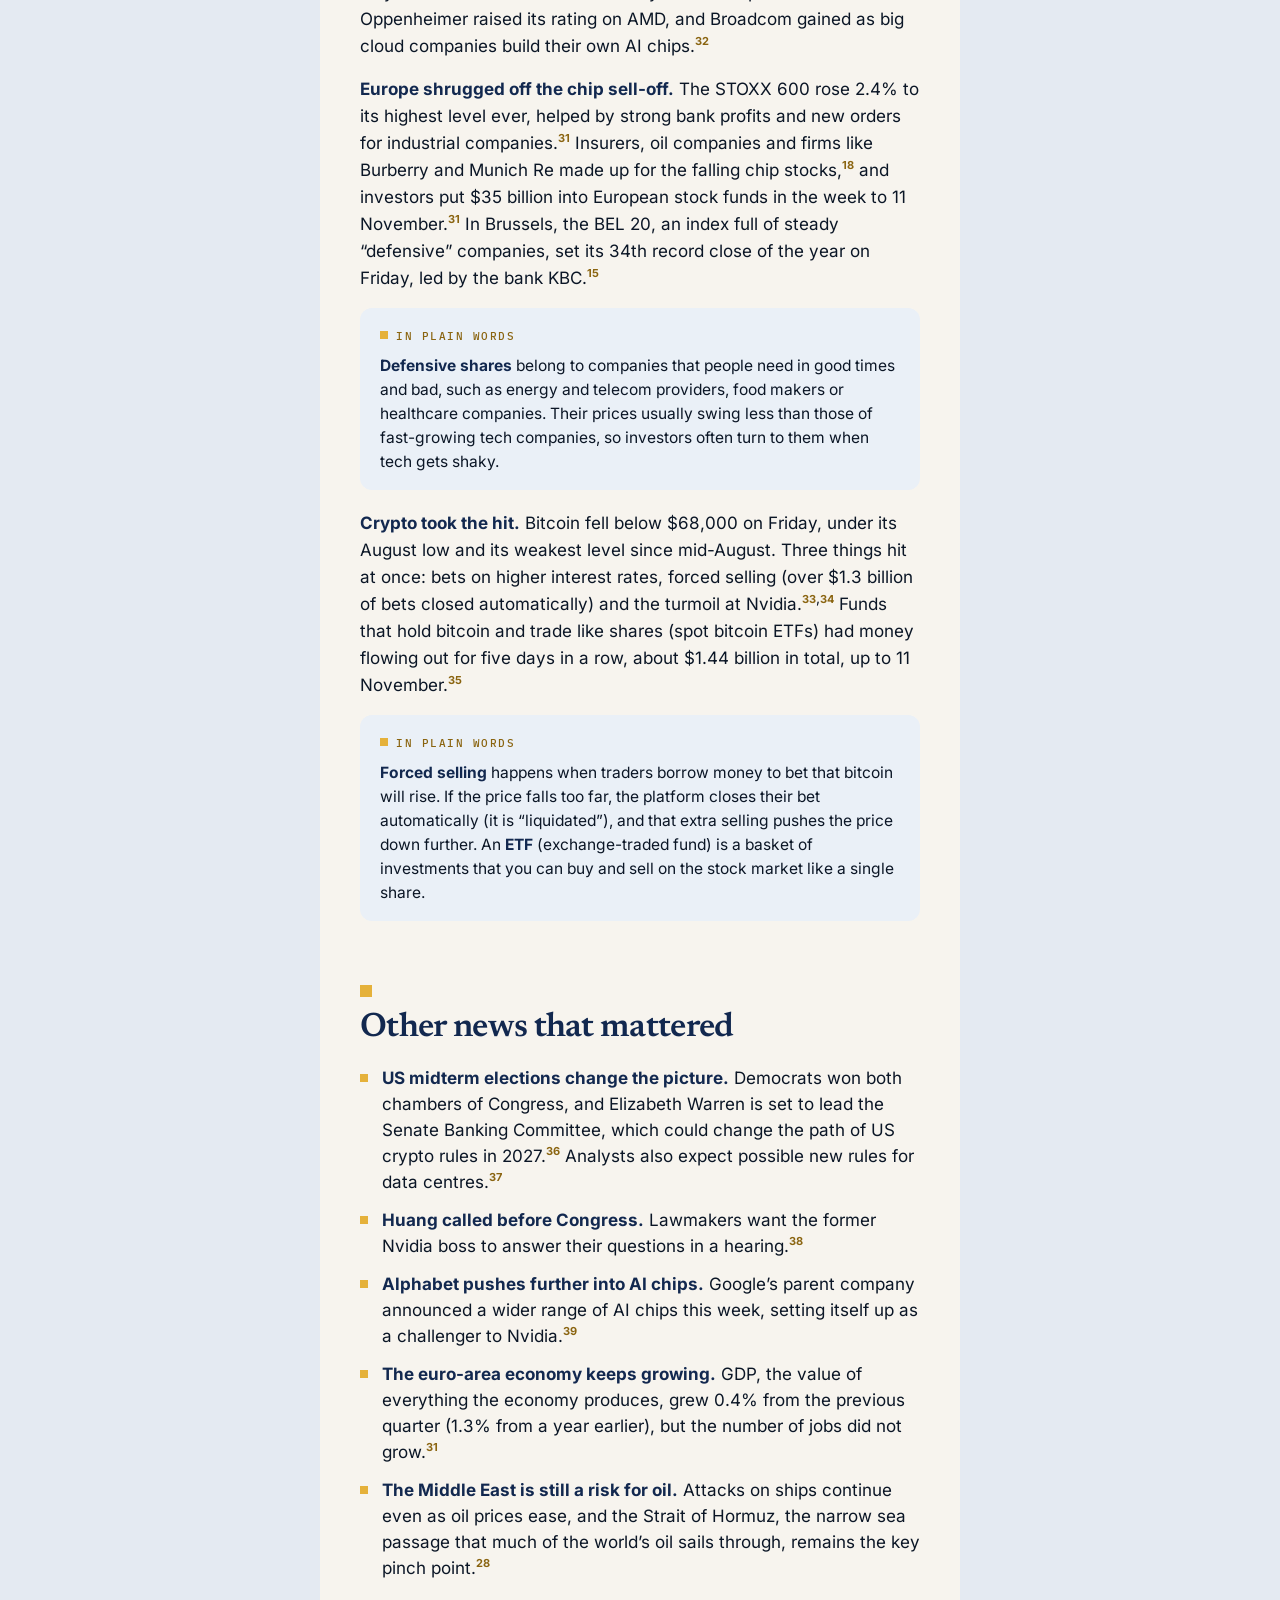
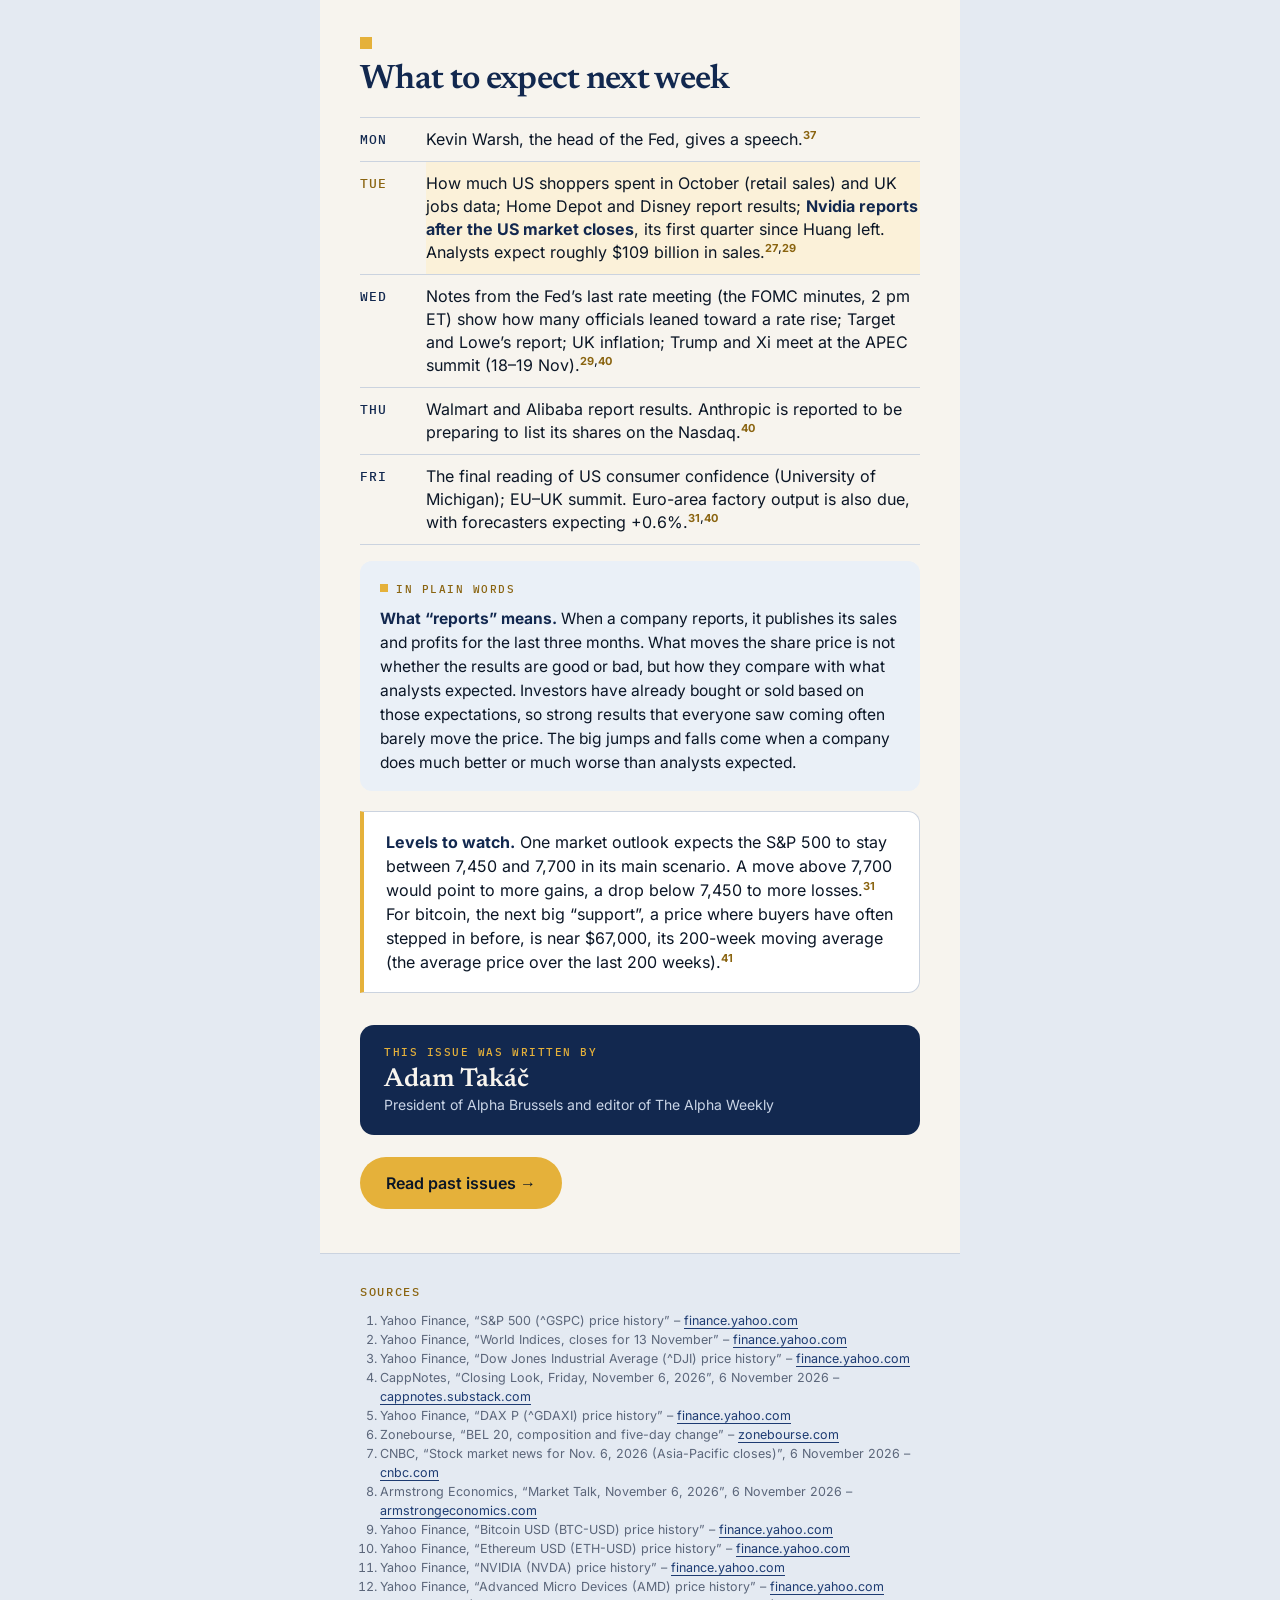
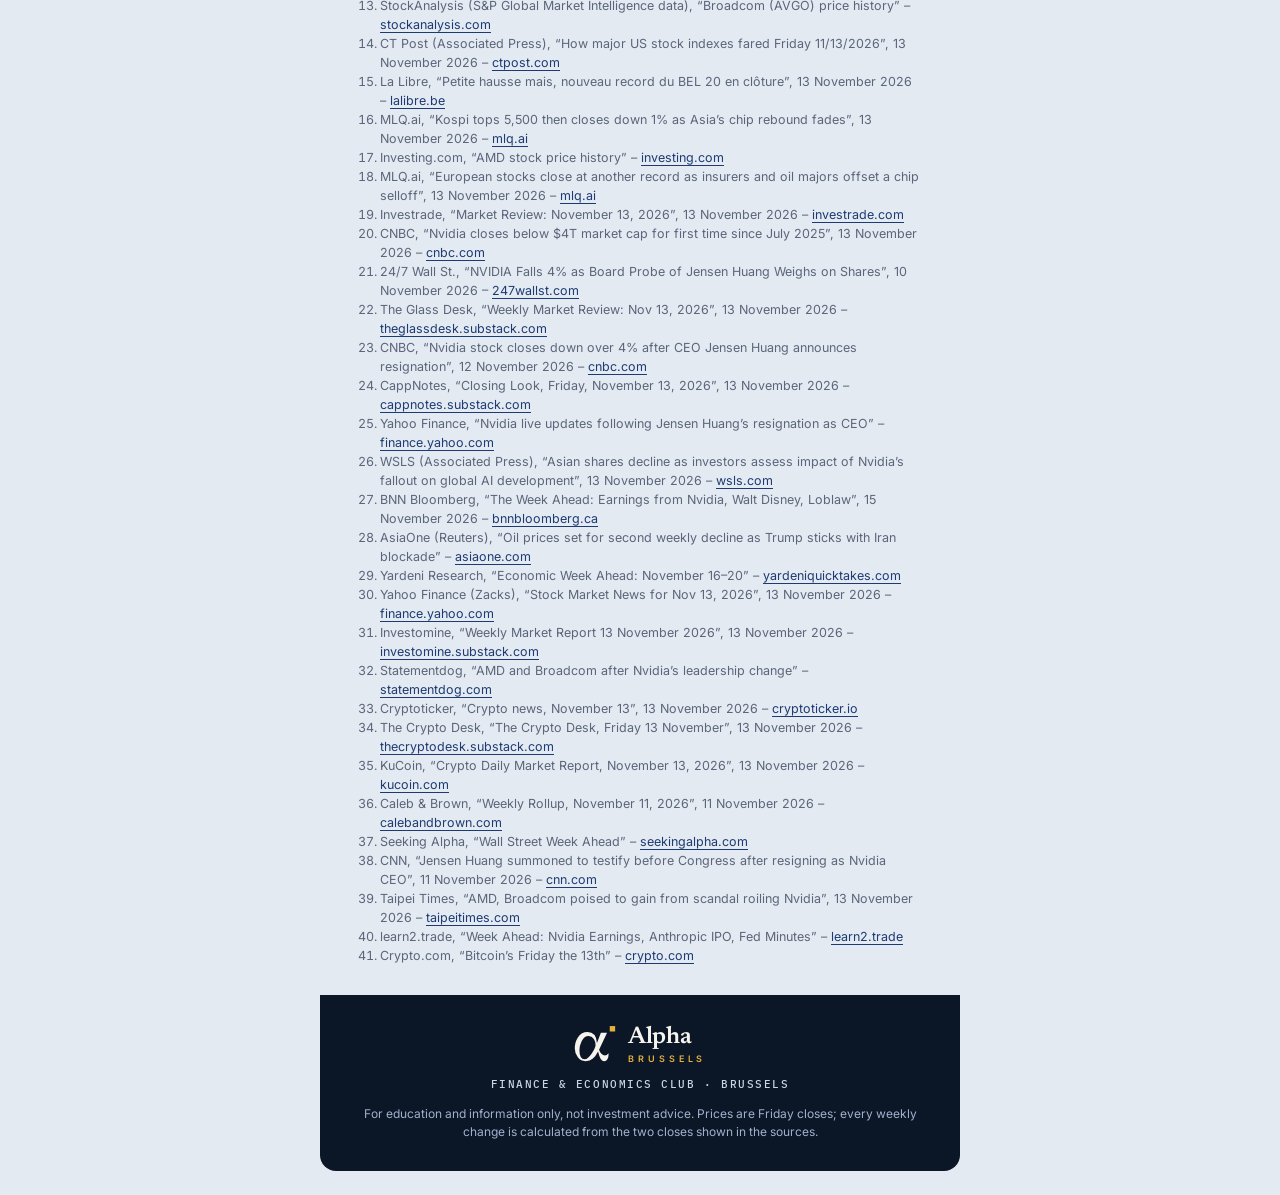
<file: issues/2026-11-14.html>
<!DOCTYPE html>
<html lang="en">
<head>
<meta charset="utf-8">
<meta name="viewport" content="width=device-width, initial-scale=1">
<title>Alpha Brussels – Weekly Finance Newsletter, 9–13 November 2026</title>
<meta name="robots" content="noindex">
<script>/* Issues are read in the Newsletter tab of the website: a direct visit to this file goes there. */
var f = location.pathname.split("/").pop(); if (location.hostname === "alphabrussels.github.io" && location.pathname.indexOf("/issues/") === 0 && f.length === 15 && f.slice(-5) === ".html") location.replace("/?issue=" + f.slice(0, 10) + "#newsletter");</script>
<link rel="icon" type="image/svg+xml" href="/assets/favicon.svg?v=2">
<link href="https://alphabrussels.github.io/assets/fonts/fonts.css" rel="stylesheet">
<style>
  body{margin:0;padding:0;background:#E4EAF2;-webkit-font-smoothing:antialiased;}
  a{color:#1D3B72;text-underline-offset:3px;}
  sup{line-height:0;}
  sup a{color:#8A6410;text-decoration:none;font-weight:700;font-size:11px;}
  .h{font-family:Newsreader,Georgia,'Times New Roman',serif;}
  .b{font-family:Inter,'Helvetica Neue',Helvetica,Arial,sans-serif;}
  .m{font-family:'IBM Plex Mono',ui-monospace,Menlo,monospace;}
  .wrap{border-radius:16px;overflow:hidden;}
  @media (max-width:620px){
    .wrap{width:100%!important;border-radius:12px;}
    .pad{padding-left:20px!important;padding-right:20px!important;}
    .stack{display:block!important;width:auto!important;border-left:0!important;padding-left:0!important;}
    .bar{display:none!important;}
    .hero{font-size:40px!important;line-height:42px!important;}
    .meta{display:none!important;}
  }
</style>
</head>
<body class="b" style="margin:0;padding:0;background:#E4EAF2;">
<div style="display:none;max-height:0;overflow:hidden;color:#E4EAF2;">US stocks had their best week since August and Europe hit record highs, even as Nvidia lost its founder-CEO and bitcoin broke below $70,000.</div>
<table role="presentation" width="100%" cellpadding="0" cellspacing="0" style="background:#E4EAF2;">
<tr><td align="center" style="padding:24px 12px;">
<table role="presentation" class="wrap" width="640" cellpadding="0" cellspacing="0" style="width:640px;max-width:100%;background:#F7F4EE;">
<tr><td class="pad" id="masthead" style="background:#12284F;padding:28px 40px 44px 40px;">
  <table role="presentation" width="100%" cellpadding="0" cellspacing="0"><tr>
    <td valign="middle"><table role="presentation" cellpadding="0" cellspacing="0"><tr><td valign="middle" style="padding-right:12px;"><img src="[data-uri]" height="36" alt="" style="display:block;border:0;height:36px;width:auto;"></td><td valign="middle"><div class="h" style="font-size:24px;line-height:24px;font-weight:600;color:#F7F4EE;letter-spacing:-0.01em;">Alpha</div><div class="b" style="font-size:9px;line-height:9px;font-weight:600;letter-spacing:0.44em;color:#E5B13A;padding-top:5px;">BRUSSELS</div></td></tr></table></td>
    <td valign="middle" align="right" class="m meta" style="font-size:12px;line-height:19px;letter-spacing:0.1em;text-transform:uppercase;color:#9FB1CE;">The Alpha Weekly<br>Issue Nº 01 · 14 November 2026</td>
  </tr></table>
  <div class="m" style="font-size:13px;line-height:18px;letter-spacing:0.14em;text-transform:uppercase;color:#E5B13A;font-weight:500;padding-top:48px;">Week of 9–13 November 2026</div>
  <div class="h hero" style="font-size:56px;line-height:56px;color:#F7F4EE;font-weight:600;padding-top:14px;letter-spacing:-0.03em;">Stocks rallied.<br><em style="font-style:italic;font-weight:500;color:#E5B13A;">Nvidia didn’t.</em></div>
  <div class="b" style="font-size:18px;line-height:28px;color:#C9D4E6;padding-top:20px;max-width:500px;">US stocks had their best week since August and Europe hit record highs, even as Nvidia lost its founder-CEO and bitcoin broke below $70,000.</div>
</td></tr>
<tr><td class="pad" style="padding:44px 40px 8px 40px;"><div style="width:12px;height:12px;line-height:12px;font-size:0;background:#E5B13A;">&nbsp;</div><div class="h" style="font-size:34px;line-height:38px;color:#12284F;font-weight:600;letter-spacing:-0.02em;padding:12px 0 18px 0;">The week’s moves</div><div class="b" style="font-size:15px;line-height:22px;color:#5B667A;padding-bottom:20px;">Each row shows where a market closed on Friday and how much it moved since the Friday before. Green means it went up, red means it went down. Every bar uses the same scale, so you can compare them at a glance.</div><div class="b" style="background:#EAF0F7;border-radius:12px;margin:6px 0 20px 0;padding:16px 20px 16px 20px;font-size:15.5px;line-height:24px;color:#0B1626;"><div class="m" style="font-size:11px;letter-spacing:0.14em;text-transform:uppercase;color:#8A6410;padding-bottom:6px;"><span style="display:inline-block;width:8px;height:8px;background:#E5B13A;margin-right:8px;vertical-align:1px;"></span>In plain words</div><strong style="color:#12284F;">What is an index?</strong> An index follows the prices of a group of companies at once, so one number shows how a whole market is doing. The S&amp;P 500 follows the biggest US companies, the STOXX 600 the biggest European ones, and the BEL 20 the largest companies on the Brussels stock exchange.</div><div id="x-table"><table role="presentation" width="100%" cellpadding="0" cellspacing="0" class="b" style="font-size:16px;line-height:22px;color:#0B1626;font-variant-numeric:tabular-nums;"><tr><td colspan="4" class="m" style="padding:0 0 8px 0;font-size:12px;letter-spacing:0.12em;text-transform:uppercase;font-weight:500;color:#8A6410;border-bottom:2px solid #12284F;">United States</td></tr><tr><td style="padding:9px 0;border-top:1px solid #DDE3EC;font-weight:600;">S&amp;P 500</td><td align="right" style="padding:9px 14px 9px 0;border-top:1px solid #DDE3EC;color:#5B667A;">7,561.67</td><td class="bar" width="201" style="padding:0;border-top:1px solid #DDE3EC;"><table role="presentation" cellpadding="0" cellspacing="0" width="201"><tr><td width="100" align="right" style="font-size:0;line-height:0;">&nbsp;</td><td width="100" style="font-size:0;line-height:0;border-left:1px solid #CBD3DF;padding:6px 0;"><div style="height:8px;width:13px;background:#17804A;font-size:0;line-height:0;border-radius:0 4px 4px 0;">&nbsp;</div></td></tr></table></td><td align="right" width="66" style="padding:9px 0;border-top:1px solid #DDE3EC;font-weight:700;color:#17804A;">+2.5%</td></tr><tr><td style="padding:9px 0;border-top:1px solid #DDE3EC;font-weight:600;">Dow Jones</td><td align="right" style="padding:9px 14px 9px 0;border-top:1px solid #DDE3EC;color:#5B667A;">52,347.55</td><td class="bar" width="201" style="padding:0;border-top:1px solid #DDE3EC;"><table role="presentation" cellpadding="0" cellspacing="0" width="201"><tr><td width="100" align="right" style="font-size:0;line-height:0;">&nbsp;</td><td width="100" style="font-size:0;line-height:0;border-left:1px solid #CBD3DF;padding:6px 0;"><div style="height:8px;width:10px;background:#17804A;font-size:0;line-height:0;border-radius:0 4px 4px 0;">&nbsp;</div></td></tr></table></td><td align="right" width="66" style="padding:9px 0;border-top:1px solid #DDE3EC;font-weight:700;color:#17804A;">+2.1%</td></tr><tr><td style="padding:9px 0;border-top:1px solid #DDE3EC;font-weight:600;">Nasdaq Composite</td><td align="right" style="padding:9px 14px 9px 0;border-top:1px solid #DDE3EC;color:#5B667A;">25,136.27</td><td class="bar" width="201" style="padding:0;border-top:1px solid #DDE3EC;"><table role="presentation" cellpadding="0" cellspacing="0" width="201"><tr><td width="100" align="right" style="font-size:0;line-height:0;">&nbsp;</td><td width="100" style="font-size:0;line-height:0;border-left:1px solid #CBD3DF;padding:6px 0;"><div style="height:8px;width:11px;background:#17804A;font-size:0;line-height:0;border-radius:0 4px 4px 0;">&nbsp;</div></td></tr></table></td><td align="right" width="66" style="padding:9px 0;border-top:1px solid #DDE3EC;font-weight:700;color:#17804A;">+2.3%</td></tr><tr><td style="padding:9px 0;border-top:1px solid #DDE3EC;font-weight:600;">Russell 2000</td><td align="right" style="padding:9px 14px 9px 0;border-top:1px solid #DDE3EC;color:#5B667A;">2,790.49</td><td class="bar" width="201" style="padding:0;border-top:1px solid #DDE3EC;"><table role="presentation" cellpadding="0" cellspacing="0" width="201"><tr><td width="100" align="right" style="font-size:0;line-height:0;">&nbsp;</td><td width="100" style="font-size:0;line-height:0;border-left:1px solid #CBD3DF;padding:6px 0;"><div style="height:8px;width:7px;background:#17804A;font-size:0;line-height:0;border-radius:0 4px 4px 0;">&nbsp;</div></td></tr></table></td><td align="right" width="66" style="padding:9px 0;border-top:1px solid #DDE3EC;font-weight:700;color:#17804A;">+1.3%</td></tr><tr><td colspan="4" class="m" style="padding:26px 0 8px 0;font-size:12px;letter-spacing:0.12em;text-transform:uppercase;font-weight:500;color:#8A6410;border-bottom:2px solid #12284F;">Europe</td></tr><tr><td style="padding:9px 0;border-top:1px solid #DDE3EC;font-weight:600;">STOXX Europe 600</td><td align="right" style="padding:9px 14px 9px 0;border-top:1px solid #DDE3EC;color:#5B667A;">664.14</td><td class="bar" width="201" style="padding:0;border-top:1px solid #DDE3EC;"><table role="presentation" cellpadding="0" cellspacing="0" width="201"><tr><td width="100" align="right" style="font-size:0;line-height:0;">&nbsp;</td><td width="100" style="font-size:0;line-height:0;border-left:1px solid #CBD3DF;padding:6px 0;"><div style="height:8px;width:12px;background:#17804A;font-size:0;line-height:0;border-radius:0 4px 4px 0;">&nbsp;</div></td></tr></table></td><td align="right" width="66" style="padding:9px 0;border-top:1px solid #DDE3EC;font-weight:700;color:#17804A;">+2.4%</td></tr><tr><td style="padding:9px 0;border-top:1px solid #DDE3EC;font-weight:600;">DAX*</td><td align="right" style="padding:9px 14px 9px 0;border-top:1px solid #DDE3EC;color:#5B667A;">26,749.95</td><td class="bar" width="201" style="padding:0;border-top:1px solid #DDE3EC;"><table role="presentation" cellpadding="0" cellspacing="0" width="201"><tr><td width="100" align="right" style="font-size:0;line-height:0;">&nbsp;</td><td width="100" style="font-size:0;line-height:0;border-left:1px solid #CBD3DF;padding:6px 0;"><div style="height:8px;width:18px;background:#17804A;font-size:0;line-height:0;border-radius:0 4px 4px 0;">&nbsp;</div></td></tr></table></td><td align="right" width="66" style="padding:9px 0;border-top:1px solid #DDE3EC;font-weight:700;color:#17804A;">+3.6%</td></tr><tr><td style="padding:9px 0;border-top:1px solid #DDE3EC;font-weight:600;">CAC 40</td><td align="right" style="padding:9px 14px 9px 0;border-top:1px solid #DDE3EC;color:#5B667A;">8,368.91</td><td class="bar" width="201" style="padding:0;border-top:1px solid #DDE3EC;"><table role="presentation" cellpadding="0" cellspacing="0" width="201"><tr><td width="100" align="right" style="font-size:0;line-height:0;">&nbsp;</td><td width="100" style="font-size:0;line-height:0;border-left:1px solid #CBD3DF;padding:6px 0;"><div style="height:8px;width:14px;background:#17804A;font-size:0;line-height:0;border-radius:0 4px 4px 0;">&nbsp;</div></td></tr></table></td><td align="right" width="66" style="padding:9px 0;border-top:1px solid #DDE3EC;font-weight:700;color:#17804A;">+2.8%</td></tr><tr><td style="padding:9px 0;border-top:1px solid #DDE3EC;font-weight:600;">FTSE 100</td><td align="right" style="padding:9px 14px 9px 0;border-top:1px solid #DDE3EC;color:#5B667A;">10,902.56</td><td class="bar" width="201" style="padding:0;border-top:1px solid #DDE3EC;"><table role="presentation" cellpadding="0" cellspacing="0" width="201"><tr><td width="100" align="right" style="font-size:0;line-height:0;">&nbsp;</td><td width="100" style="font-size:0;line-height:0;border-left:1px solid #CBD3DF;padding:6px 0;"><div style="height:8px;width:11px;background:#17804A;font-size:0;line-height:0;border-radius:0 4px 4px 0;">&nbsp;</div></td></tr></table></td><td align="right" width="66" style="padding:9px 0;border-top:1px solid #DDE3EC;font-weight:700;color:#17804A;">+2.1%</td></tr><tr><td style="padding:9px 0;border-top:1px solid #DDE3EC;font-weight:600;">BEL 20</td><td align="right" style="padding:9px 14px 9px 0;border-top:1px solid #DDE3EC;color:#5B667A;">6,119.66</td><td class="bar" width="201" style="padding:0;border-top:1px solid #DDE3EC;"><table role="presentation" cellpadding="0" cellspacing="0" width="201"><tr><td width="100" align="right" style="font-size:0;line-height:0;">&nbsp;</td><td width="100" style="font-size:0;line-height:0;border-left:1px solid #CBD3DF;padding:6px 0;"><div style="height:8px;width:10px;background:#17804A;font-size:0;line-height:0;border-radius:0 4px 4px 0;">&nbsp;</div></td></tr></table></td><td align="right" width="66" style="padding:9px 0;border-top:1px solid #DDE3EC;font-weight:700;color:#17804A;">+2.1%</td></tr><tr><td colspan="4" class="m" style="padding:26px 0 8px 0;font-size:12px;letter-spacing:0.12em;text-transform:uppercase;font-weight:500;color:#8A6410;border-bottom:2px solid #12284F;">Asia</td></tr><tr><td style="padding:9px 0;border-top:1px solid #DDE3EC;font-weight:600;">Nikkei 225</td><td align="right" style="padding:9px 14px 9px 0;border-top:1px solid #DDE3EC;color:#5B667A;">61,142.35</td><td class="bar" width="201" style="padding:0;border-top:1px solid #DDE3EC;"><table role="presentation" cellpadding="0" cellspacing="0" width="201"><tr><td width="100" align="right" style="font-size:0;line-height:0;">&nbsp;</td><td width="100" style="font-size:0;line-height:0;border-left:1px solid #CBD3DF;padding:6px 0;"><div style="height:8px;width:32px;background:#17804A;font-size:0;line-height:0;border-radius:0 4px 4px 0;">&nbsp;</div></td></tr></table></td><td align="right" width="66" style="padding:9px 0;border-top:1px solid #DDE3EC;font-weight:700;color:#17804A;">+6.5%</td></tr><tr><td style="padding:9px 0;border-top:1px solid #DDE3EC;font-weight:600;">Taiex (Taiwan)</td><td align="right" style="padding:9px 14px 9px 0;border-top:1px solid #DDE3EC;color:#5B667A;">43,675.12</td><td class="bar" width="201" style="padding:0;border-top:1px solid #DDE3EC;"><table role="presentation" cellpadding="0" cellspacing="0" width="201"><tr><td width="100" align="right" style="font-size:0;line-height:0;">&nbsp;</td><td width="100" style="font-size:0;line-height:0;border-left:1px solid #CBD3DF;padding:6px 0;"><div style="height:8px;width:50px;background:#17804A;font-size:0;line-height:0;border-radius:0 4px 4px 0;">&nbsp;</div></td></tr></table></td><td align="right" width="66" style="padding:9px 0;border-top:1px solid #DDE3EC;font-weight:700;color:#17804A;">+10.0%</td></tr><tr><td style="padding:9px 0;border-top:1px solid #DDE3EC;font-weight:600;">Kospi (South Korea)</td><td align="right" style="padding:9px 14px 9px 0;border-top:1px solid #DDE3EC;color:#5B667A;">5,290.53</td><td class="bar" width="201" style="padding:0;border-top:1px solid #DDE3EC;"><table role="presentation" cellpadding="0" cellspacing="0" width="201"><tr><td width="100" align="right" style="font-size:0;line-height:0;">&nbsp;</td><td width="100" style="font-size:0;line-height:0;border-left:1px solid #CBD3DF;padding:6px 0;"><div style="height:8px;width:23px;background:#17804A;font-size:0;line-height:0;border-radius:0 4px 4px 0;">&nbsp;</div></td></tr></table></td><td align="right" width="66" style="padding:9px 0;border-top:1px solid #DDE3EC;font-weight:700;color:#17804A;">+4.6%</td></tr><tr><td style="padding:9px 0;border-top:1px solid #DDE3EC;font-weight:600;">Hang Seng</td><td align="right" style="padding:9px 14px 9px 0;border-top:1px solid #DDE3EC;color:#5B667A;">23,637.60</td><td class="bar" width="201" style="padding:0;border-top:1px solid #DDE3EC;"><table role="presentation" cellpadding="0" cellspacing="0" width="201"><tr><td width="100" align="right" style="font-size:0;line-height:0;"><div style="height:8px;width:17px;background:#C2412B;font-size:0;line-height:0;border-radius:4px 0 0 4px;margin-left:auto;">&nbsp;</div></td><td width="100" style="font-size:0;line-height:0;border-left:1px solid #CBD3DF;padding:6px 0;">&nbsp;</td></tr></table></td><td align="right" width="66" style="padding:9px 0;border-top:1px solid #DDE3EC;font-weight:700;color:#C2412B;">−3.4%</td></tr><tr><td colspan="4" class="m" style="padding:26px 0 8px 0;font-size:12px;letter-spacing:0.12em;text-transform:uppercase;font-weight:500;color:#8A6410;border-bottom:2px solid #12284F;">Crypto</td></tr><tr><td style="padding:9px 0;border-top:1px solid #DDE3EC;font-weight:600;">Bitcoin</td><td align="right" style="padding:9px 14px 9px 0;border-top:1px solid #DDE3EC;color:#5B667A;">$68,249</td><td class="bar" width="201" style="padding:0;border-top:1px solid #DDE3EC;"><table role="presentation" cellpadding="0" cellspacing="0" width="201"><tr><td width="100" align="right" style="font-size:0;line-height:0;"><div style="height:8px;width:49px;background:#C2412B;font-size:0;line-height:0;border-radius:4px 0 0 4px;margin-left:auto;">&nbsp;</div></td><td width="100" style="font-size:0;line-height:0;border-left:1px solid #CBD3DF;padding:6px 0;">&nbsp;</td></tr></table></td><td align="right" width="66" style="padding:9px 0;border-top:1px solid #DDE3EC;font-weight:700;color:#C2412B;">−9.9%</td></tr><tr><td style="padding:9px 0;border-top:1px solid #DDE3EC;font-weight:600;">Ether</td><td align="right" style="padding:9px 14px 9px 0;border-top:1px solid #DDE3EC;color:#5B667A;">$1,928</td><td class="bar" width="201" style="padding:0;border-top:1px solid #DDE3EC;"><table role="presentation" cellpadding="0" cellspacing="0" width="201"><tr><td width="100" align="right" style="font-size:0;line-height:0;"><div style="height:8px;width:69px;background:#C2412B;font-size:0;line-height:0;border-radius:4px 0 0 4px;margin-left:auto;">&nbsp;</div></td><td width="100" style="font-size:0;line-height:0;border-left:1px solid #CBD3DF;padding:6px 0;">&nbsp;</td></tr></table></td><td align="right" width="66" style="padding:9px 0;border-top:1px solid #DDE3EC;font-weight:700;color:#C2412B;">−13.8%</td></tr><tr><td colspan="4" class="m" style="padding:26px 0 8px 0;font-size:12px;letter-spacing:0.12em;text-transform:uppercase;font-weight:500;color:#8A6410;border-bottom:2px solid #12284F;">Chip stocks</td></tr><tr><td style="padding:9px 0;border-top:1px solid #DDE3EC;font-weight:600;">Nvidia</td><td align="right" style="padding:9px 14px 9px 0;border-top:1px solid #DDE3EC;color:#5B667A;">$162.85</td><td class="bar" width="201" style="padding:0;border-top:1px solid #DDE3EC;"><table role="presentation" cellpadding="0" cellspacing="0" width="201"><tr><td width="100" align="right" style="font-size:0;line-height:0;"><div style="height:8px;width:64px;background:#C2412B;font-size:0;line-height:0;border-radius:4px 0 0 4px;margin-left:auto;">&nbsp;</div></td><td width="100" style="font-size:0;line-height:0;border-left:1px solid #CBD3DF;padding:6px 0;">&nbsp;</td></tr></table></td><td align="right" width="66" style="padding:9px 0;border-top:1px solid #DDE3EC;font-weight:700;color:#C2412B;">−12.7%</td></tr><tr><td style="padding:9px 0;border-top:1px solid #DDE3EC;font-weight:600;">AMD</td><td align="right" style="padding:9px 14px 9px 0;border-top:1px solid #DDE3EC;color:#5B667A;">$534.06</td><td class="bar" width="201" style="padding:0;border-top:1px solid #DDE3EC;"><table role="presentation" cellpadding="0" cellspacing="0" width="201"><tr><td width="100" align="right" style="font-size:0;line-height:0;">&nbsp;</td><td width="100" style="font-size:0;line-height:0;border-left:1px solid #CBD3DF;padding:6px 0;"><div style="height:8px;width:95px;background:#17804A;font-size:0;line-height:0;border-radius:0 4px 4px 0;">&nbsp;</div></td></tr></table></td><td align="right" width="66" style="padding:9px 0;border-top:1px solid #DDE3EC;font-weight:700;color:#17804A;">+18.9%</td></tr><tr><td style="padding:9px 0;border-top:1px solid #DDE3EC;font-weight:600;">Broadcom</td><td align="right" style="padding:9px 14px 9px 0;border-top:1px solid #DDE3EC;color:#5B667A;">$347.01</td><td class="bar" width="201" style="padding:0;border-top:1px solid #DDE3EC;"><table role="presentation" cellpadding="0" cellspacing="0" width="201"><tr><td width="100" align="right" style="font-size:0;line-height:0;">&nbsp;</td><td width="100" style="font-size:0;line-height:0;border-left:1px solid #CBD3DF;padding:6px 0;"><div style="height:8px;width:91px;background:#17804A;font-size:0;line-height:0;border-radius:0 4px 4px 0;">&nbsp;</div></td></tr></table></td><td align="right" width="66" style="padding:9px 0;border-top:1px solid #DDE3EC;font-weight:700;color:#17804A;">+18.2%</td></tr></table></div><div class="b" style="font-size:13px;line-height:20px;color:#5B667A;padding-top:12px;">Closing prices for 6 November and 13 November.<sup><a href="#s1">1–13</a></sup> Each weekly change is calculated from those two closes. Closes were checked against a second source.<sup><a href="#s14">14–17</a></sup></div><div class="b" style="font-size:13px;line-height:20px;color:#5B667A;padding-top:8px;">*Unlike most indices, the DAX counts the dividends companies pay their shareholders as if they were reinvested, so its gain looks a little bigger next to the others.<sup><a href="#s5">5</a></sup> The STOXX 600 and BEL 20 closed at their highest levels ever.<sup><a href="#s15">15</a>,</sup><sup><a href="#s18">18</a></sup> Asian markets mostly climbed back after a sharp tech sell-off the Friday before, when Japan’s Nikkei and South Korea’s Kospi each fell about 6%.<sup><a href="#s7">7</a></sup></div><div id="x-macro" style="margin-top:28px;border-top:2px solid #12284F;border-bottom:1px solid #CBD3DF;"><table role="presentation" width="100%" cellpadding="0" cellspacing="0" class="b"><tr><td width="25%" class="stack" valign="top" style="padding:14px 12px 14px 0;"><div style="font-size:13px;color:#5B667A;">WTI crude oil</div><div class="h" style="font-size:28px;line-height:34px;font-weight:600;color:#12284F;font-variant-numeric:tabular-nums;">$88.56</div><div style="font-size:13px;color:#0B1626;font-weight:600;">−2.5% on the week</div></td><td width="25%" class="stack" valign="top" style="padding:14px 12px 14px 14px;border-left:1px solid #CBD3DF;"><div style="font-size:13px;color:#5B667A;">Gold</div><div class="h" style="font-size:28px;line-height:34px;font-weight:600;color:#12284F;font-variant-numeric:tabular-nums;">$3,886</div><div style="font-size:13px;color:#0B1626;font-weight:600;">−4.6% on the week</div></td><td width="25%" class="stack" valign="top" style="padding:14px 12px 14px 14px;border-left:1px solid #CBD3DF;"><div style="font-size:13px;color:#5B667A;">US 10-year yield</div><div class="h" style="font-size:28px;line-height:34px;font-weight:600;color:#12284F;font-variant-numeric:tabular-nums;">5.15%</div><div style="font-size:13px;color:#0B1626;font-weight:600;">up 29 basis points</div></td><td width="25%" class="stack" valign="top" style="padding:14px 12px 14px 14px;border-left:1px solid #CBD3DF;"><div style="font-size:13px;color:#5B667A;">VIX volatility index</div><div class="h" style="font-size:28px;line-height:34px;font-weight:600;color:#12284F;font-variant-numeric:tabular-nums;">19.30</div><div style="font-size:13px;color:#0B1626;font-weight:600;">−24.7% on the week</div></td></tr></table></div><div class="b" style="font-size:13px;line-height:20px;color:#5B667A;padding-top:10px;">Friday closes and the change since the Friday before.<sup><a href="#s2">2</a></sup></div><div class="b" style="font-size:13px;line-height:20px;color:#5B667A;padding-top:8px;">Energy companies did best in the S&amp;P 500 (+5.4%), and all eleven sectors (groups of similar companies, such as energy or banks) finished higher.<sup><a href="#s19">19</a></sup></div><div class="b" style="background:#EAF0F7;border-radius:12px;margin:6px 0 20px 0;padding:16px 20px 16px 20px;font-size:15.5px;line-height:24px;color:#0B1626;"><div class="m" style="font-size:11px;letter-spacing:0.14em;text-transform:uppercase;color:#8A6410;padding-bottom:6px;"><span style="display:inline-block;width:8px;height:8px;background:#E5B13A;margin-right:8px;vertical-align:1px;"></span>In plain words</div><strong style="color:#12284F;">Reading the strip above.</strong> Oil and gold are traded every day, so their prices move with supply and demand. The 10-year yield is the interest the US government pays when it borrows for ten years. When it rises, borrowing gets more expensive across the economy, for companies and households too. The VIX is often called Wall Street’s fear gauge: it goes up when investors expect big price swings.</div><div style="background:#12284F;border-radius:16px;margin:34px 0 8px 0;padding:28px 28px 12px 28px;" class="b"><div class="m" style="font-size:12px;letter-spacing:0.14em;text-transform:uppercase;color:#E5B13A;padding-bottom:8px;">Spotlight</div><div class="h" style="font-size:28px;line-height:32px;color:#F7F4EE;font-weight:600;letter-spacing:-0.02em;padding-bottom:14px;">Nvidia’s week, day by day</div><p class="b" style="margin:0 0 16px 0;font-size:15px;line-height:23px;color:#DCE4F0;">Down 12.7% to $162.85. That is its sixth losing week in a row, the longest losing streak since 2012.<sup><a href="#s11" style="color:#E5B13A;">11</a>,</sup><sup><a href="#s20" style="color:#E5B13A;">20</a></sup></p><table role="presentation" width="100%" cellpadding="0" cellspacing="0" class="b" style="font-size:15px;line-height:22px;color:#DCE4F0;border-bottom:1px solid #35527A;margin-bottom:16px;"><tr><td width="66" valign="top" class="m" style="padding:10px 0;border-top:1px solid #35527A;font-size:13px;letter-spacing:0.08em;font-weight:500;color:#E5B13A;">Mon 9</td><td valign="top" style="padding:10px 0;border-top:1px solid #35527A;padding-right:12px;">On Sunday the board, the group that oversees the company’s managers, said it was investigating Jensen Huang. The stock drops.<sup><a href="#s11" style="color:#E5B13A;">11</a>,</sup><sup><a href="#s21" style="color:#E5B13A;">21</a></sup></td><td width="62" valign="top" align="right" style="padding:10px 0;border-top:1px solid #35527A;font-weight:700;color:#FF9E8C;">−4.3%</td></tr><tr><td width="66" valign="top" class="m" style="padding:10px 0;border-top:1px solid #35527A;font-size:13px;letter-spacing:0.08em;font-weight:500;color:#E5B13A;">Tue 10</td><td valign="top" style="padding:10px 0;border-top:1px solid #35527A;padding-right:12px;">More selling on the day a US inflation report comes in hotter than expected.<sup><a href="#s11" style="color:#E5B13A;">11</a></sup> Why that hurts: when prices rise faster than expected, investors expect the Fed to raise interest rates to cool them down. Higher rates make borrowing more expensive and safe savings more rewarding, so shares look less attractive, especially those of fast-growing tech companies like Nvidia.<sup><a href="#s22" style="color:#E5B13A;">22</a></sup></td><td width="62" valign="top" align="right" style="padding:10px 0;border-top:1px solid #35527A;font-weight:700;color:#FF9E8C;">−5.5%</td></tr><tr><td width="66" valign="top" class="m" style="padding:10px 0;border-top:1px solid #35527A;font-size:13px;letter-spacing:0.08em;font-weight:500;color:#E5B13A;">Wed 11</td><td valign="top" style="padding:10px 0;border-top:1px solid #35527A;padding-right:12px;">The shares win back some of their losses.<sup><a href="#s11" style="color:#E5B13A;">11</a></sup></td><td width="62" valign="top" align="right" style="padding:10px 0;border-top:1px solid #35527A;font-weight:700;color:#7FD9A5;">+2.9%</td></tr><tr><td width="66" valign="top" class="m" style="padding:10px 0;border-top:1px solid #35527A;font-size:13px;letter-spacing:0.08em;font-weight:500;color:#E5B13A;">Thu 12</td><td valign="top" style="padding:10px 0;border-top:1px solid #35527A;padding-right:12px;">Huang resigns and finance chief Colette Kress takes over for now. During the day the stock drops as low as $148.80, about 14% down, then recovers part of the fall.<sup><a href="#s11" style="color:#E5B13A;">11</a>,</sup><sup><a href="#s23" style="color:#E5B13A;">23</a></sup></td><td width="62" valign="top" align="right" style="padding:10px 0;border-top:1px solid #35527A;font-weight:700;color:#FF9E8C;">−4.3%</td></tr><tr><td width="66" valign="top" class="m" style="padding:10px 0;border-top:1px solid #35527A;font-size:13px;letter-spacing:0.08em;font-weight:500;color:#E5B13A;">Fri 13</td><td valign="top" style="padding:10px 0;border-top:1px solid #35527A;padding-right:12px;">The bank Truist lowers its rating to Hold, and at least ten analysts have now done the same. Nvidia’s total value ends the day below $4 trillion.<sup><a href="#s24" style="color:#E5B13A;">24</a>,</sup><sup><a href="#s25" style="color:#E5B13A;">25</a></sup></td><td width="62" valign="top" align="right" style="padding:10px 0;border-top:1px solid #35527A;font-weight:700;color:#FF9E8C;">−2.0%</td></tr></table><p class="b" style="margin:0 0 16px 0;font-size:15px;line-height:23px;color:#DCE4F0;">The trouble spread to Asian chip companies on Friday: SoftBank fell 5.1% and SK Hynix 3%, while Taiwan’s Taiex rose and TSMC edged up.<sup><a href="#s26" style="color:#E5B13A;">26</a></sup> Nvidia publishes its quarterly results on Tuesday, after the US market closes.<sup><a href="#s27" style="color:#E5B13A;">27</a></sup></p></div><div class="b" style="background:#EAF0F7;border-radius:12px;margin:6px 0 20px 0;padding:16px 20px 16px 20px;font-size:15.5px;line-height:24px;color:#0B1626;"><div class="m" style="font-size:11px;letter-spacing:0.14em;text-transform:uppercase;color:#8A6410;padding-bottom:6px;"><span style="display:inline-block;width:8px;height:8px;background:#E5B13A;margin-right:8px;vertical-align:1px;"></span>In plain words</div><strong style="color:#12284F;">Market value and analyst ratings.</strong> A company’s market value is its share price multiplied by the number of shares: what the whole company is worth on the stock market. Analysts at banks give shares ratings like Buy, Hold or Sell. When many of them move to Hold, it shows that the experts who follow the company have become more cautious.</div></td></tr><tr><td class="pad" style="padding:36px 40px 8px 40px;"><div style="width:12px;height:12px;line-height:12px;font-size:0;background:#E5B13A;">&nbsp;</div><div class="h" style="font-size:34px;line-height:38px;color:#12284F;font-weight:600;letter-spacing:-0.02em;padding:12px 0 18px 0;">Why prices moved</div><p class="b" style="margin:0 0 16px 0;font-size:17px;line-height:27px;color:#0B1626;"><strong style="color:#12284F;">A rebound after a rough patch.</strong> On Monday the S&amp;P 500 jumped 2.4%, making up for a sell-off on 5–6 November, and the VIX, Wall Street’s fear gauge, fell 22% in a single day.<sup><a href="#s22">22</a></sup> Cheaper oil helped too: crude prices slipped for a second week as the US blockade of Iran eased fears of new fighting.<sup><a href="#s28">28</a></sup></p><div class="b" style="background:#EAF0F7;border-radius:12px;margin:6px 0 20px 0;padding:16px 20px 16px 20px;font-size:15.5px;line-height:24px;color:#0B1626;"><div class="m" style="font-size:11px;letter-spacing:0.14em;text-transform:uppercase;color:#8A6410;padding-bottom:6px;"><span style="display:inline-block;width:8px;height:8px;background:#E5B13A;margin-right:8px;vertical-align:1px;"></span>In plain words</div><strong style="color:#12284F;">Why does cheaper oil help shares?</strong> Oil goes into transport, heating and making almost everything. When it gets cheaper, companies keep more of what they earn and households have more money left to spend.</div><p class="b" style="margin:0 0 16px 0;font-size:17px;line-height:27px;color:#0B1626;"><strong style="color:#12284F;">Prices rose faster than hoped, and interest rates followed.</strong> US consumer prices (the CPI) rose 0.4% in October. Core prices rose 0.3%, the third month in a row at that pace, and the prices businesses charge each other (wholesale prices) were 6.5% higher than a year earlier.<sup><a href="#s29">29</a></sup> Fed Governor Waller, one of the officials who vote on US interest rates at the Federal Reserve (the Fed), said a core reading near 0.3% could make a large December rate rise of 50 basis points possible. The 10-year yield climbed every day.<sup><a href="#s22">22</a></sup> By Thursday, traders were betting on a roughly 89% chance of a smaller 25 basis point rise in December, according to CME FedWatch, a tool that turns traders’ bets into odds.<sup><a href="#s30">30</a></sup> That hit shares of smaller companies and property firms.<sup><a href="#s31">31</a></sup></p><div class="b" style="background:#EAF0F7;border-radius:12px;margin:6px 0 20px 0;padding:16px 20px 16px 20px;font-size:15.5px;line-height:24px;color:#0B1626;"><div class="m" style="font-size:11px;letter-spacing:0.14em;text-transform:uppercase;color:#8A6410;padding-bottom:6px;"><span style="display:inline-block;width:8px;height:8px;background:#E5B13A;margin-right:8px;vertical-align:1px;"></span>In plain words</div><strong style="color:#12284F;">Inflation, the Fed and basis points.</strong> Inflation is how fast prices rise. The CPI tracks the prices of a basket of things people buy; core inflation leaves out food and energy because their prices jump around a lot. To slow inflation down, the Fed, the US central bank, can raise interest rates. That makes borrowing more expensive and safe savings more rewarding, so shares look less attractive, especially for smaller companies and property firms that rely on borrowed money. A basis point is one hundredth of a percentage point.</div><p class="b" style="margin:0 0 16px 0;font-size:17px;line-height:27px;color:#0B1626;"><strong style="color:#12284F;">Nvidia lost its boss.</strong> Nvidia’s board opened an investigation into Jensen Huang on 8 November, and he resigned on Thursday after reports of affairs outside his marriage. Finance chief Colette Kress is running the company for now.<sup><a href="#s23">23</a></sup> The stock fell as much as 14% during Thursday’s trading and ended that day down 4.3%. On Friday Nvidia’s market value dropped below $4 trillion for the first time since July 2025.<sup><a href="#s20">20</a></sup> Investors moved money to rival chipmakers: the bank Oppenheimer raised its rating on AMD, and Broadcom gained as big cloud companies build their own AI chips.<sup><a href="#s32">32</a></sup></p><p class="b" style="margin:0 0 16px 0;font-size:17px;line-height:27px;color:#0B1626;"><strong style="color:#12284F;">Europe shrugged off the chip sell-off.</strong> The STOXX 600 rose 2.4% to its highest level ever, helped by strong bank profits and new orders for industrial companies.<sup><a href="#s31">31</a></sup> Insurers, oil companies and firms like Burberry and Munich Re made up for the falling chip stocks,<sup><a href="#s18">18</a></sup> and investors put $35 billion into European stock funds in the week to 11 November.<sup><a href="#s31">31</a></sup> In Brussels, the BEL 20, an index full of steady “defensive” companies, set its 34th record close of the year on Friday, led by the bank KBC.<sup><a href="#s15">15</a></sup></p><div class="b" style="background:#EAF0F7;border-radius:12px;margin:6px 0 20px 0;padding:16px 20px 16px 20px;font-size:15.5px;line-height:24px;color:#0B1626;"><div class="m" style="font-size:11px;letter-spacing:0.14em;text-transform:uppercase;color:#8A6410;padding-bottom:6px;"><span style="display:inline-block;width:8px;height:8px;background:#E5B13A;margin-right:8px;vertical-align:1px;"></span>In plain words</div><strong style="color:#12284F;">Defensive shares</strong> belong to companies that people need in good times and bad, such as energy and telecom providers, food makers or healthcare companies. Their prices usually swing less than those of fast-growing tech companies, so investors often turn to them when tech gets shaky.</div><p class="b" style="margin:0 0 16px 0;font-size:17px;line-height:27px;color:#0B1626;"><strong style="color:#12284F;">Crypto took the hit.</strong> Bitcoin fell below $68,000 on Friday, under its August low and its weakest level since mid-August. Three things hit at once: bets on higher interest rates, forced selling (over $1.3 billion of bets closed automatically) and the turmoil at Nvidia.<sup><a href="#s33">33</a>,</sup><sup><a href="#s34">34</a></sup> Funds that hold bitcoin and trade like shares (spot bitcoin ETFs) had money flowing out for five days in a row, about $1.44 billion in total, up to 11 November.<sup><a href="#s35">35</a></sup></p><div class="b" style="background:#EAF0F7;border-radius:12px;margin:6px 0 20px 0;padding:16px 20px 16px 20px;font-size:15.5px;line-height:24px;color:#0B1626;"><div class="m" style="font-size:11px;letter-spacing:0.14em;text-transform:uppercase;color:#8A6410;padding-bottom:6px;"><span style="display:inline-block;width:8px;height:8px;background:#E5B13A;margin-right:8px;vertical-align:1px;"></span>In plain words</div><strong style="color:#12284F;">Forced selling</strong> happens when traders borrow money to bet that bitcoin will rise. If the price falls too far, the platform closes their bet automatically (it is “liquidated”), and that extra selling pushes the price down further. An <strong style="color:#12284F;">ETF</strong> (exchange-traded fund) is a basket of investments that you can buy and sell on the stock market like a single share.</div></td></tr><tr><td class="pad" style="padding:36px 40px 8px 40px;"><div style="width:12px;height:12px;line-height:12px;font-size:0;background:#E5B13A;">&nbsp;</div><div class="h" style="font-size:34px;line-height:38px;color:#12284F;font-weight:600;letter-spacing:-0.02em;padding:12px 0 18px 0;">Other news that mattered</div><table role="presentation" width="100%" cellpadding="0" cellspacing="0" class="b" style="font-size:17px;line-height:26px;color:#0B1626;"><tr><td width="22" valign="top" style="padding-top:9px;"><div style="width:8px;height:8px;line-height:8px;font-size:0;background:#E5B13A;">&nbsp;</div></td><td style="padding-bottom:12px;"><strong style="color:#12284F;">US midterm elections change the picture.</strong> Democrats won both chambers of Congress, and Elizabeth Warren is set to lead the Senate Banking Committee, which could change the path of US crypto rules in 2027.<sup><a href="#s36">36</a></sup> Analysts also expect possible new rules for data centres.<sup><a href="#s37">37</a></sup></td></tr><tr><td width="22" valign="top" style="padding-top:9px;"><div style="width:8px;height:8px;line-height:8px;font-size:0;background:#E5B13A;">&nbsp;</div></td><td style="padding-bottom:12px;"><strong style="color:#12284F;">Huang called before Congress.</strong> Lawmakers want the former Nvidia boss to answer their questions in a hearing.<sup><a href="#s38">38</a></sup></td></tr><tr><td width="22" valign="top" style="padding-top:9px;"><div style="width:8px;height:8px;line-height:8px;font-size:0;background:#E5B13A;">&nbsp;</div></td><td style="padding-bottom:12px;"><strong style="color:#12284F;">Alphabet pushes further into AI chips.</strong> Google’s parent company announced a wider range of AI chips this week, setting itself up as a challenger to Nvidia.<sup><a href="#s39">39</a></sup></td></tr><tr><td width="22" valign="top" style="padding-top:9px;"><div style="width:8px;height:8px;line-height:8px;font-size:0;background:#E5B13A;">&nbsp;</div></td><td style="padding-bottom:12px;"><strong style="color:#12284F;">The euro-area economy keeps growing.</strong> GDP, the value of everything the economy produces, grew 0.4% from the previous quarter (1.3% from a year earlier), but the number of jobs did not grow.<sup><a href="#s31">31</a></sup></td></tr><tr><td width="22" valign="top" style="padding-top:9px;"><div style="width:8px;height:8px;line-height:8px;font-size:0;background:#E5B13A;">&nbsp;</div></td><td style="padding-bottom:12px;"><strong style="color:#12284F;">The Middle East is still a risk for oil.</strong> Attacks on ships continue even as oil prices ease, and the Strait of Hormuz, the narrow sea passage that much of the world’s oil sails through, remains the key pinch point.<sup><a href="#s28">28</a></sup></td></tr></table></td></tr><tr><td class="pad" style="padding:36px 40px 8px 40px;"><div style="width:12px;height:12px;line-height:12px;font-size:0;background:#E5B13A;">&nbsp;</div><div class="h" style="font-size:34px;line-height:38px;color:#12284F;font-weight:600;letter-spacing:-0.02em;padding:12px 0 18px 0;">What to expect next week</div><table role="presentation" width="100%" cellpadding="0" cellspacing="0" class="b" style="font-size:16px;line-height:23px;color:#0B1626;border-bottom:1px solid #CBD3DF;margin-bottom:16px;"><tr><td width="66" valign="top" class="m" style="padding:10px 0;border-top:1px solid #CBD3DF;font-size:13px;letter-spacing:0.08em;font-weight:500;color:#12284F;">MON</td><td valign="top" style="padding:10px 0;border-top:1px solid #CBD3DF;">Kevin Warsh, the head of the Fed, gives a speech.<sup><a href="#s37">37</a></sup></td></tr><tr><td width="66" valign="top" class="m" style="padding:10px 0;border-top:1px solid #CBD3DF;font-size:13px;letter-spacing:0.08em;font-weight:500;color:#8A6410;">TUE</td><td valign="top" style="padding:10px 0;border-top:1px solid #CBD3DF;background:#FBF1D9;">How much US shoppers spent in October (retail sales) and UK jobs data; Home Depot and Disney report results; <strong style="color:#12284F;">Nvidia reports after the US market closes</strong>, its first quarter since Huang left. Analysts expect roughly $109 billion in sales.<sup><a href="#s27">27</a>,</sup><sup><a href="#s29">29</a></sup></td></tr><tr><td width="66" valign="top" class="m" style="padding:10px 0;border-top:1px solid #CBD3DF;font-size:13px;letter-spacing:0.08em;font-weight:500;color:#12284F;">WED</td><td valign="top" style="padding:10px 0;border-top:1px solid #CBD3DF;">Notes from the Fed’s last rate meeting (the FOMC minutes, 2 pm ET) show how many officials leaned toward a rate rise; Target and Lowe’s report; UK inflation; Trump and Xi meet at the APEC summit (18–19 Nov).<sup><a href="#s29">29</a>,</sup><sup><a href="#s40">40</a></sup></td></tr><tr><td width="66" valign="top" class="m" style="padding:10px 0;border-top:1px solid #CBD3DF;font-size:13px;letter-spacing:0.08em;font-weight:500;color:#12284F;">THU</td><td valign="top" style="padding:10px 0;border-top:1px solid #CBD3DF;">Walmart and Alibaba report results. Anthropic is reported to be preparing to list its shares on the Nasdaq.<sup><a href="#s40">40</a></sup></td></tr><tr><td width="66" valign="top" class="m" style="padding:10px 0;border-top:1px solid #CBD3DF;font-size:13px;letter-spacing:0.08em;font-weight:500;color:#12284F;">FRI</td><td valign="top" style="padding:10px 0;border-top:1px solid #CBD3DF;">The final reading of US consumer confidence (University of Michigan); EU–UK summit. Euro-area factory output is also due, with forecasters expecting +0.6%.<sup><a href="#s31">31</a>,</sup><sup><a href="#s40">40</a></sup></td></tr></table><div class="b" style="background:#EAF0F7;border-radius:12px;margin:6px 0 20px 0;padding:16px 20px 16px 20px;font-size:15.5px;line-height:24px;color:#0B1626;"><div class="m" style="font-size:11px;letter-spacing:0.14em;text-transform:uppercase;color:#8A6410;padding-bottom:6px;"><span style="display:inline-block;width:8px;height:8px;background:#E5B13A;margin-right:8px;vertical-align:1px;"></span>In plain words</div><strong style="color:#12284F;">What “reports” means.</strong> When a company reports, it publishes its sales and profits for the last three months. What moves the share price is not whether the results are good or bad, but how they compare with what analysts expected. Investors have already bought or sold based on those expectations, so strong results that everyone saw coming often barely move the price. The big jumps and falls come when a company does much better or much worse than analysts expected.</div><div class="b" style="background:#FFFFFF;border:1px solid #CBD3DF;border-left:4px solid #E5B13A;border-radius:0 12px 12px 0;margin:8px 0 16px 0;padding:18px 22px;font-size:16px;line-height:24px;color:#0B1626;"><strong style="color:#12284F;">Levels to watch.</strong> One market outlook expects the S&amp;P 500 to stay between 7,450 and 7,700 in its main scenario. A move above 7,700 would point to more gains, a drop below 7,450 to more losses.<sup><a href="#s31">31</a></sup> For bitcoin, the next big “support”, a price where buyers have often stepped in before, is near $67,000, its 200-week moving average (the average price over the last 200 weeks).<sup><a href="#s41">41</a></sup></div></td></tr>
<tr><td class="pad" id="signoff" style="padding:8px 40px 0 40px;">
  <table role="presentation" width="100%" cellpadding="0" cellspacing="0" style="background:#12284F;border-radius:14px;"><tr>
    <td valign="middle" style="padding:20px 24px;">
      <div class="m" style="font-size:11px;letter-spacing:0.14em;text-transform:uppercase;color:#E5B13A;">This issue was written by</div>
      <div class="h" style="font-size:26px;line-height:30px;font-weight:600;color:#F7F4EE;padding-top:6px;">Adam Takáč</div>
      <div class="b" style="font-size:14px;line-height:20px;color:#C9D4E6;">President of Alpha Brussels and editor of The Alpha Weekly</div>
    </td>
  </tr></table>
</td></tr>
<tr><td class="pad" style="padding:22px 40px 44px 40px;">
  <table role="presentation" cellpadding="0" cellspacing="0"><tr><td style="background:#E5B13A;border-radius:999px;"><a class="b" href="#" style="display:block;padding:16px 26px;font-size:16px;font-weight:600;color:#0B1626;text-decoration:none;">Read past issues →</a></td></tr></table>
</td></tr>
<tr><td class="pad" style="background:#E4EAF2;padding:30px 40px;border-top:1px solid #CBD3DF;">
  <div class="m" style="font-size:12px;letter-spacing:0.14em;text-transform:uppercase;color:#8A6410;font-weight:500;padding-bottom:12px;">Sources</div>
  <ol class="b" style="margin:0;padding-left:20px;font-size:12.5px;line-height:19px;color:#5B667A;">
    <li id="s1">Yahoo Finance, “S&amp;P 500 (^GSPC) price history” – <a href="https://finance.yahoo.com/quote/%5EGSPC/history/">finance.yahoo.com</a></li><li id="s2">Yahoo Finance, “World Indices, closes for 13 November” – <a href="https://finance.yahoo.com/markets/world-indices/">finance.yahoo.com</a></li><li id="s3">Yahoo Finance, “Dow Jones Industrial Average (^DJI) price history” – <a href="https://finance.yahoo.com/quote/%5EDJI/history/">finance.yahoo.com</a></li><li id="s4">CappNotes, “Closing Look, Friday, November 6, 2026”, 6 November 2026 – <a href="https://cappnotes.substack.com/p/closing-look-friday-november-6-2026">cappnotes.substack.com</a></li><li id="s5">Yahoo Finance, “DAX P (^GDAXI) price history” – <a href="https://finance.yahoo.com/quote/%5EGDAXI/history/">finance.yahoo.com</a></li><li id="s6">Zonebourse, “BEL 20, composition and five-day change” – <a href="https://www.zonebourse.com/cours/indice/BEL-20-4943/composition/">zonebourse.com</a></li><li id="s7">CNBC, “Stock market news for Nov. 6, 2026 (Asia-Pacific closes)”, 6 November 2026 – <a href="https://www.cnbc.com/2026/11/05/stock-market-today-live-updates.html">cnbc.com</a></li><li id="s8">Armstrong Economics, “Market Talk, November 6, 2026”, 6 November 2026 – <a href="https://www.armstrongeconomics.com/market-talk/market-talk-november-6-2026/">armstrongeconomics.com</a></li><li id="s9">Yahoo Finance, “Bitcoin USD (BTC-USD) price history” – <a href="https://finance.yahoo.com/quote/BTC-USD/history/">finance.yahoo.com</a></li><li id="s10">Yahoo Finance, “Ethereum USD (ETH-USD) price history” – <a href="https://finance.yahoo.com/quote/ETH-USD/history/">finance.yahoo.com</a></li><li id="s11">Yahoo Finance, “NVIDIA (NVDA) price history” – <a href="https://finance.yahoo.com/quote/NVDA/history/">finance.yahoo.com</a></li><li id="s12">Yahoo Finance, “Advanced Micro Devices (AMD) price history” – <a href="https://finance.yahoo.com/quote/AMD/history/">finance.yahoo.com</a></li><li id="s13">StockAnalysis (S&amp;P Global Market Intelligence data), “Broadcom (AVGO) price history” – <a href="https://stockanalysis.com/stocks/avgo/history/">stockanalysis.com</a></li><li id="s14">CT Post (Associated Press), “How major US stock indexes fared Friday 11/13/2026”, 13 November 2026 – <a href="https://www.ctpost.com/business/article/how-major-us-stock-indexes-fared-friday-11-13-2026-22529691.php">ctpost.com</a></li><li id="s15">La Libre, “Petite hausse mais, nouveau record du BEL 20 en clôture”, 13 November 2026 – <a href="https://www.lalibre.be/dernieres-depeches/2026/11/13/bourse-de-bruxelles-petite-hausse-mais-nouveau-record-du-bel-20-en-cloture-SBYTYTWZYJHAPLBLDPYUHCW4PE/">lalibre.be</a></li><li id="s16">MLQ.ai, “Kospi tops 5,500 then closes down 1% as Asia’s chip rebound fades”, 13 November 2026 – <a href="https://mlq.ai/news/kospi-tops-5500-then-closes-down-1-as-asias-chip-rebound-fades-taiex-gains-and-nikkei-pares-its-rally/">mlq.ai</a></li><li id="s17">Investing.com, “AMD stock price history” – <a href="https://www.investing.com/equities/adv-micro-device-historical-data">investing.com</a></li><li id="s18">MLQ.ai, “European stocks close at another record as insurers and oil majors offset a chip selloff”, 13 November 2026 – <a href="https://mlq.ai/news/european-stocks-close-at-another-record-as-insurers-and-oil-majors-offset-a-chip-selloff-capping-the-stoxx-600s-best-week-since-june/">mlq.ai</a></li><li id="s19">Investrade, “Market Review: November 13, 2026”, 13 November 2026 – <a href="https://investrade.com/market-review-november-13-2026/">investrade.com</a></li><li id="s20">CNBC, “Nvidia closes below $4T market cap for first time since July 2025”, 13 November 2026 – <a href="https://www.cnbc.com/2026/11/13/nvidia-nvda-stock-jensen-huang-transition.html">cnbc.com</a></li><li id="s21">24/7 Wall St., “NVIDIA Falls 4% as Board Probe of Jensen Huang Weighs on Shares”, 10 November 2026 – <a href="https://247wallst.com/investing/2026/11/10/nvidia-falls-4-as-board-probe-of-jensen-huang-weighs-on-shares-amd-and-broadcom-gain-3/">247wallst.com</a></li><li id="s22">The Glass Desk, “Weekly Market Review: Nov 13, 2026”, 13 November 2026 – <a href="https://theglassdesk.substack.com/p/weekly-market-review-nov-13-2026">theglassdesk.substack.com</a></li><li id="s23">CNBC, “Nvidia stock closes down over 4% after CEO Jensen Huang announces resignation”, 12 November 2026 – <a href="https://www.cnbc.com/2026/11/12/nvidia-nvda-jensen-huang-second-affair.html">cnbc.com</a></li><li id="s24">CappNotes, “Closing Look, Friday, November 13, 2026”, 13 November 2026 – <a href="https://cappnotes.substack.com/p/closing-look-friday-november-13-2026">cappnotes.substack.com</a></li><li id="s25">Yahoo Finance, “Nvidia live updates following Jensen Huang’s resignation as CEO” – <a href="https://finance.yahoo.com/technology/live/nvidia-live-updates-following-jensen-huangs-resignation-as-ceo-allegations-of-a-third-affair-emerge-195535310.html">finance.yahoo.com</a></li><li id="s26">WSLS (Associated Press), “Asian shares decline as investors assess impact of Nvidia’s fallout on global AI development”, 13 November 2026 – <a href="https://www.wsls.com/business/2026/11/13/asian-shares-are-mixed-as-investors-assess-impact-of-nvidias-fallout-on-global-ai-development/">wsls.com</a></li><li id="s27">BNN Bloomberg, “The Week Ahead: Earnings from Nvidia, Walt Disney, Loblaw”, 15 November 2026 – <a href="https://www.bnnbloomberg.ca/investing/2026/11/15/the-week-ahead-earnings-from-nvidia-walt-disney-loblaw/">bnnbloomberg.ca</a></li><li id="s28">AsiaOne (Reuters), “Oil prices set for second weekly decline as Trump sticks with Iran blockade” – <a href="https://www.asiaone.com/money/oil-prices-set-second-weekly-decline-trump-sticks-iran-blockade">asiaone.com</a></li><li id="s29">Yardeni Research, “Economic Week Ahead: November 16–20” – <a href="https://www.yardeniquicktakes.com/economic-week-ahead-november-16-20/">yardeniquicktakes.com</a></li><li id="s30">Yahoo Finance (Zacks), “Stock Market News for Nov 13, 2026”, 13 November 2026 – <a href="https://finance.yahoo.com/markets/stocks/articles/stock-market-news-nov-13-081500049.html">finance.yahoo.com</a></li><li id="s31">Investomine, “Weekly Market Report 13 November 2026”, 13 November 2026 – <a href="https://investomine.substack.com/p/weekly-market-report13-november-2026">investomine.substack.com</a></li><li id="s32">Statementdog, “AMD and Broadcom after Nvidia’s leadership change” – <a href="https://statementdog.com/news/18029">statementdog.com</a></li><li id="s33">Cryptoticker, “Crypto news, November 13”, 13 November 2026 – <a href="https://cryptoticker.io/en/crypto-news-bitcoin-falls-6-percent-1-3-billion-liquidated-november-13-2026">cryptoticker.io</a></li><li id="s34">The Crypto Desk, “The Crypto Desk, Friday 13 November”, 13 November 2026 – <a href="https://thecryptodesk.substack.com/p/the-crypto-desk-friday-13-november">thecryptodesk.substack.com</a></li><li id="s35">KuCoin, “Crypto Daily Market Report, November 13, 2026”, 13 November 2026 – <a href="https://www.kucoin.com/news/articles/crypto-daily-market-report-november-13-2026">kucoin.com</a></li><li id="s36">Caleb &amp; Brown, “Weekly Rollup, November 11, 2026”, 11 November 2026 – <a href="https://calebandbrown.com/blog/weekly-rollup-november-11-2026/">calebandbrown.com</a></li><li id="s37">Seeking Alpha, “Wall Street Week Ahead” – <a href="https://seekingalpha.com/article/4968377-wall-street-week-ahead">seekingalpha.com</a></li><li id="s38">CNN, “Jensen Huang summoned to testify before Congress after resigning as Nvidia CEO”, 11 November 2026 – <a href="https://www.cnn.com/2026/11/11/business/live-news/nvidia-jensen-huang-investigation-fallout">cnn.com</a></li><li id="s39">Taipei Times, “AMD, Broadcom poised to gain from scandal roiling Nvidia”, 13 November 2026 – <a href="https://www.taipeitimes.com/News/biz/archives/2026/11/13/2003867638">taipeitimes.com</a></li><li id="s40">learn2.trade, “Week Ahead: Nvidia Earnings, Anthropic IPO, Fed Minutes” – <a href="https://learn2.trade/week-ahead-nvidia-earnings-anthropic-ipo">learn2.trade</a></li><li id="s41">Crypto.com, “Bitcoin’s Friday the 13th” – <a href="https://crypto.com/us/market-updates/bitcoin-71k-nvidia-ceo-friday-13th-year-end-outlook">crypto.com</a></li>
  </ol>
</td></tr>
<tr><td class="pad" align="center" style="background:#0B1626;padding:30px 40px;">
  <table role="presentation" cellpadding="0" cellspacing="0" align="center"><tr><td><table role="presentation" cellpadding="0" cellspacing="0"><tr><td valign="middle" style="padding-right:12px;"><img src="[data-uri]" height="36" alt="" style="display:block;border:0;height:36px;width:auto;"></td><td valign="middle"><div class="h" style="font-size:24px;line-height:24px;font-weight:600;color:#F7F4EE;letter-spacing:-0.01em;">Alpha</div><div class="b" style="font-size:9px;line-height:9px;font-weight:600;letter-spacing:0.44em;color:#E5B13A;padding-top:5px;">BRUSSELS</div></td></tr></table></td></tr></table>
  <div class="m" style="font-size:11px;letter-spacing:0.14em;text-transform:uppercase;color:#C9D4E6;padding-top:14px;">Finance &amp; Economics Club · Brussels</div>
  <div class="b" style="font-size:12px;line-height:18px;color:#9FB1CE;padding-top:14px;">For education and information only, not investment advice. Prices are Friday closes; every weekly change is calculated from the two closes shown in the sources.</div>
</td></tr>
</table>
</td></tr>
</table>
</body>
</html>
</file>
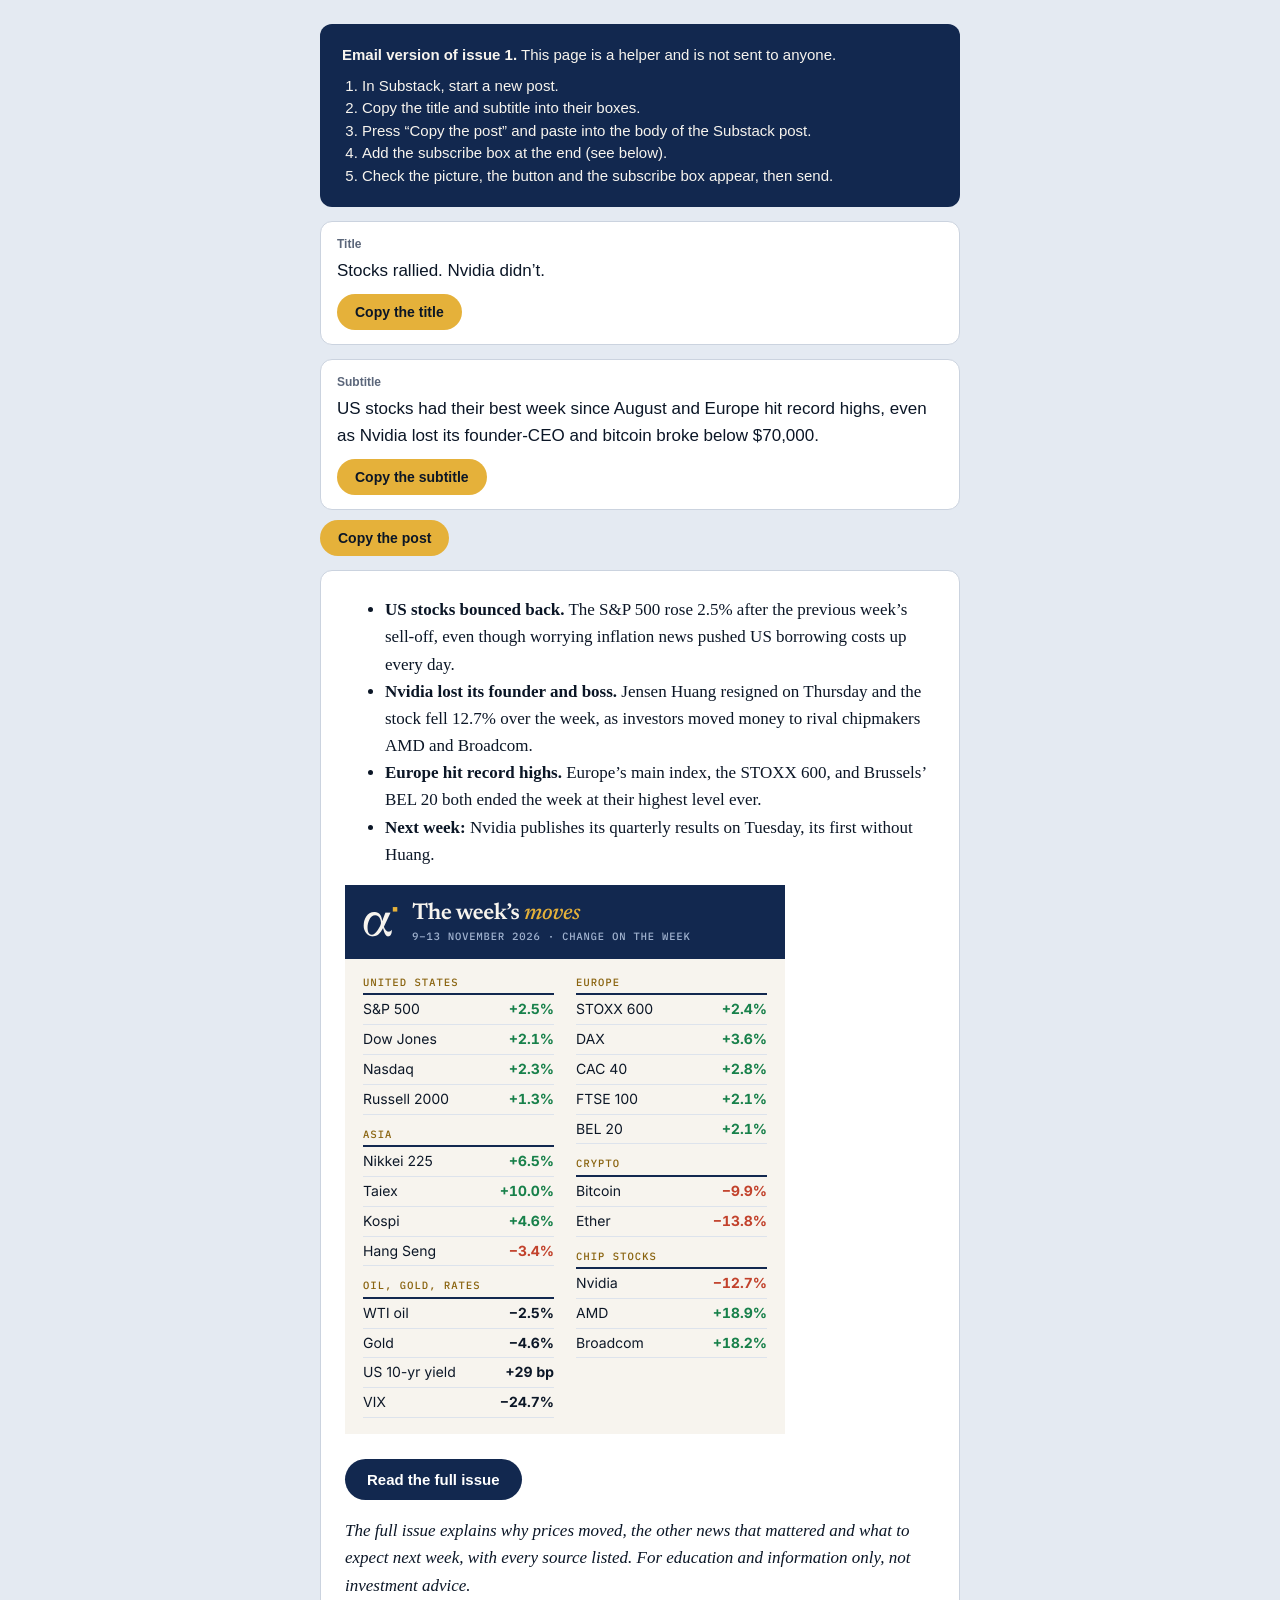
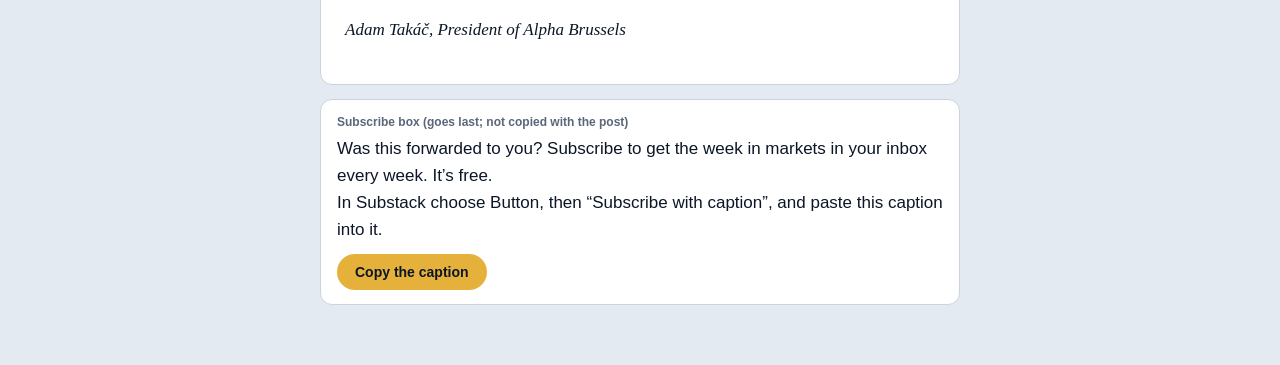
<file: issues/2026-11-14.substack.html>
<!DOCTYPE html>
<html lang="en"><head><meta charset="utf-8"><meta name="viewport" content="width=device-width, initial-scale=1"><meta name="robots" content="noindex">
<title>Email version, issue 1</title>
<style>
body{margin:0;background:#E4EAF2;color:#0B1626;font:17px/1.6 Inter,Helvetica,Arial,sans-serif}
.page{max-width:640px;margin:0 auto;padding:24px 16px 60px}
.how{background:#12284F;color:#F7F4EE;border-radius:12px;padding:20px 22px;font:15px/1.5 Inter,Helvetica,Arial,sans-serif}
.how ol{margin:8px 0 0;padding-left:20px}
.field{background:#fff;border:1px solid #CBD3DF;border-radius:12px;padding:14px 16px;margin-top:14px}
.field small{display:block;font:600 12px/1.4 Inter,Helvetica,Arial,sans-serif;color:#5B667A;margin-bottom:4px}
button{font:600 14px/1 Inter,Helvetica,Arial,sans-serif;background:#E5B13A;color:#0B1626;border:0;border-radius:999px;padding:11px 18px;cursor:pointer;margin-top:10px}
#body{background:#fff;border:1px solid #CBD3DF;border-radius:12px;padding:8px 24px 24px;margin-top:14px;font-family:Georgia,serif}
#body img{max-width:100%;height:auto}
#body .button{display:inline-block;background:#12284F;color:#fff;padding:13px 22px;border-radius:999px;text-decoration:none;font:600 15px/1 Inter,Helvetica,Arial,sans-serif}
</style></head><body><div class="page">
<div class="how"><strong>Email version of issue 1.</strong> This page is a helper and is not sent to anyone.
<ol><li>In Substack, start a new post.</li><li>Copy the title and subtitle into their boxes.</li>
<li>Press “Copy the post” and paste into the body of the Substack post.</li><li>Add the subscribe box at the end (see below).</li><li>Check the picture, the button and the subscribe box appear, then send.</li></ol></div>
<div class="field"><small>Title</small><div id="title">Stocks rallied. Nvidia didn’t.</div><button data-copy="title">Copy the title</button></div>
<div class="field"><small>Subtitle</small><div id="subtitle">US stocks had their best week since August and Europe hit record highs, even as Nvidia lost its founder-CEO and bitcoin broke below $70,000.</div><button data-copy="subtitle">Copy the subtitle</button></div>
<button data-copy="body">Copy the post</button>
<div id="body" data-nodes="bulletList,captionedImage,button,paragraph,paragraph,subscribeWidget" data-subscribe="Was this forwarded to you? Subscribe to get the week in markets in your inbox every week. It’s free."><ul><li><strong>US stocks bounced back.</strong> The S&amp;P 500 rose 2.5% after the previous week’s sell-off, even though worrying inflation news pushed US borrowing costs up every day.</li><li><strong>Nvidia lost its founder and boss.</strong> Jensen Huang resigned on Thursday and the stock fell 12.7% over the week, as investors moved money to rival chipmakers AMD and Broadcom.</li><li><strong>Europe hit record highs.</strong> Europe’s main index, the STOXX 600, and Brussels’ BEL 20 both ended the week at their highest level ever.</li><li><strong>Next week:</strong> Nvidia publishes its quarterly results on Tuesday, its first without Huang.</li></ul><p><img src="https://alphabrussels.github.io/issues/2026-11-14-card.png" width="440" alt="This week’s moves: S&amp;P 500 +2.5%, STOXX 600 +2.4%, BEL 20 +2.1%, Nvidia −12.7%, Bitcoin −9.9%. Full table in the issue on the website."></p><p class="button-wrapper" data-attrs='{"url": "https://alphabrussels.github.io/?issue=2026-11-14#newsletter", "text": "Read the full issue", "action": null, "class": null}' data-component-name="ButtonCreateButton"><a class="button primary" href="https://alphabrussels.github.io/?issue=2026-11-14#newsletter"><span>Read the full issue</span></a></p><p><em>The full issue explains why prices moved, the other news that mattered and what to expect next week, with every source listed. For education and information only, not investment advice.</em></p><p><em>Adam Takáč, President of Alpha Brussels</em></p></div>
<div class="field"><small>Subscribe box (goes last; not copied with the post)</small><div id="subscribe">Was this forwarded to you? Subscribe to get the week in markets in your inbox every week. It’s free.</div>In Substack choose Button, then “Subscribe with caption”, and paste this caption into it.<br><button data-copy="subscribe">Copy the caption</button></div>
</div>
<script>
document.addEventListener('click', function (e) {
  var b = e.target.closest('button[data-copy]'); if (!b) return;
  var el = document.getElementById(b.getAttribute('data-copy'));
  var done = function () { var t = b.textContent; b.textContent = 'Copied'; setTimeout(function () { b.textContent = t; }, 1500); };
  var fallback = function () { var r = document.createRange(); r.selectNodeContents(el); var s = getSelection(); s.removeAllRanges(); s.addRange(r); try { document.execCommand('copy'); done(); } catch (err) {} };
  try {
    navigator.clipboard.write([new ClipboardItem({
      'text/html': new Blob([el.innerHTML], {type: 'text/html'}),
      'text/plain': new Blob([el.innerText], {type: 'text/plain'})
    })]).then(done, fallback);
  } catch (err) { fallback(); }
});
</script></body></html>
</file>
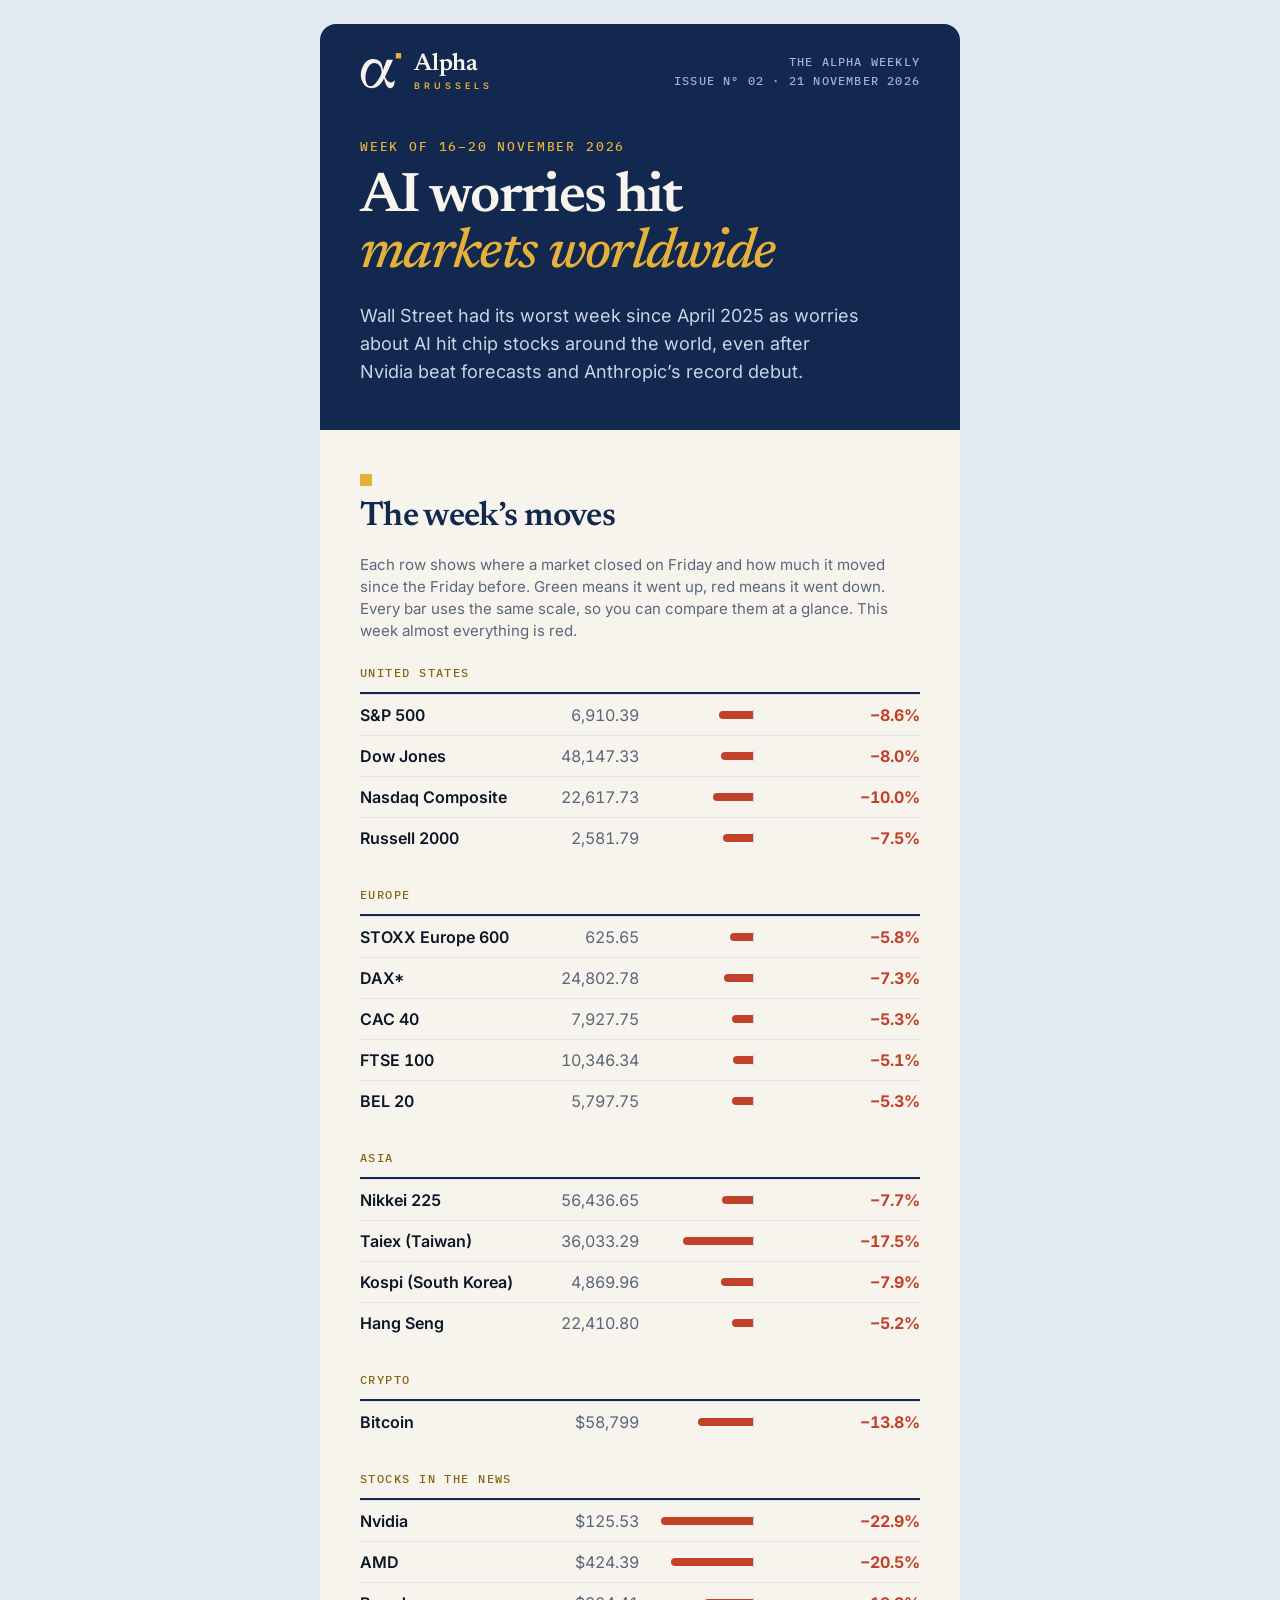
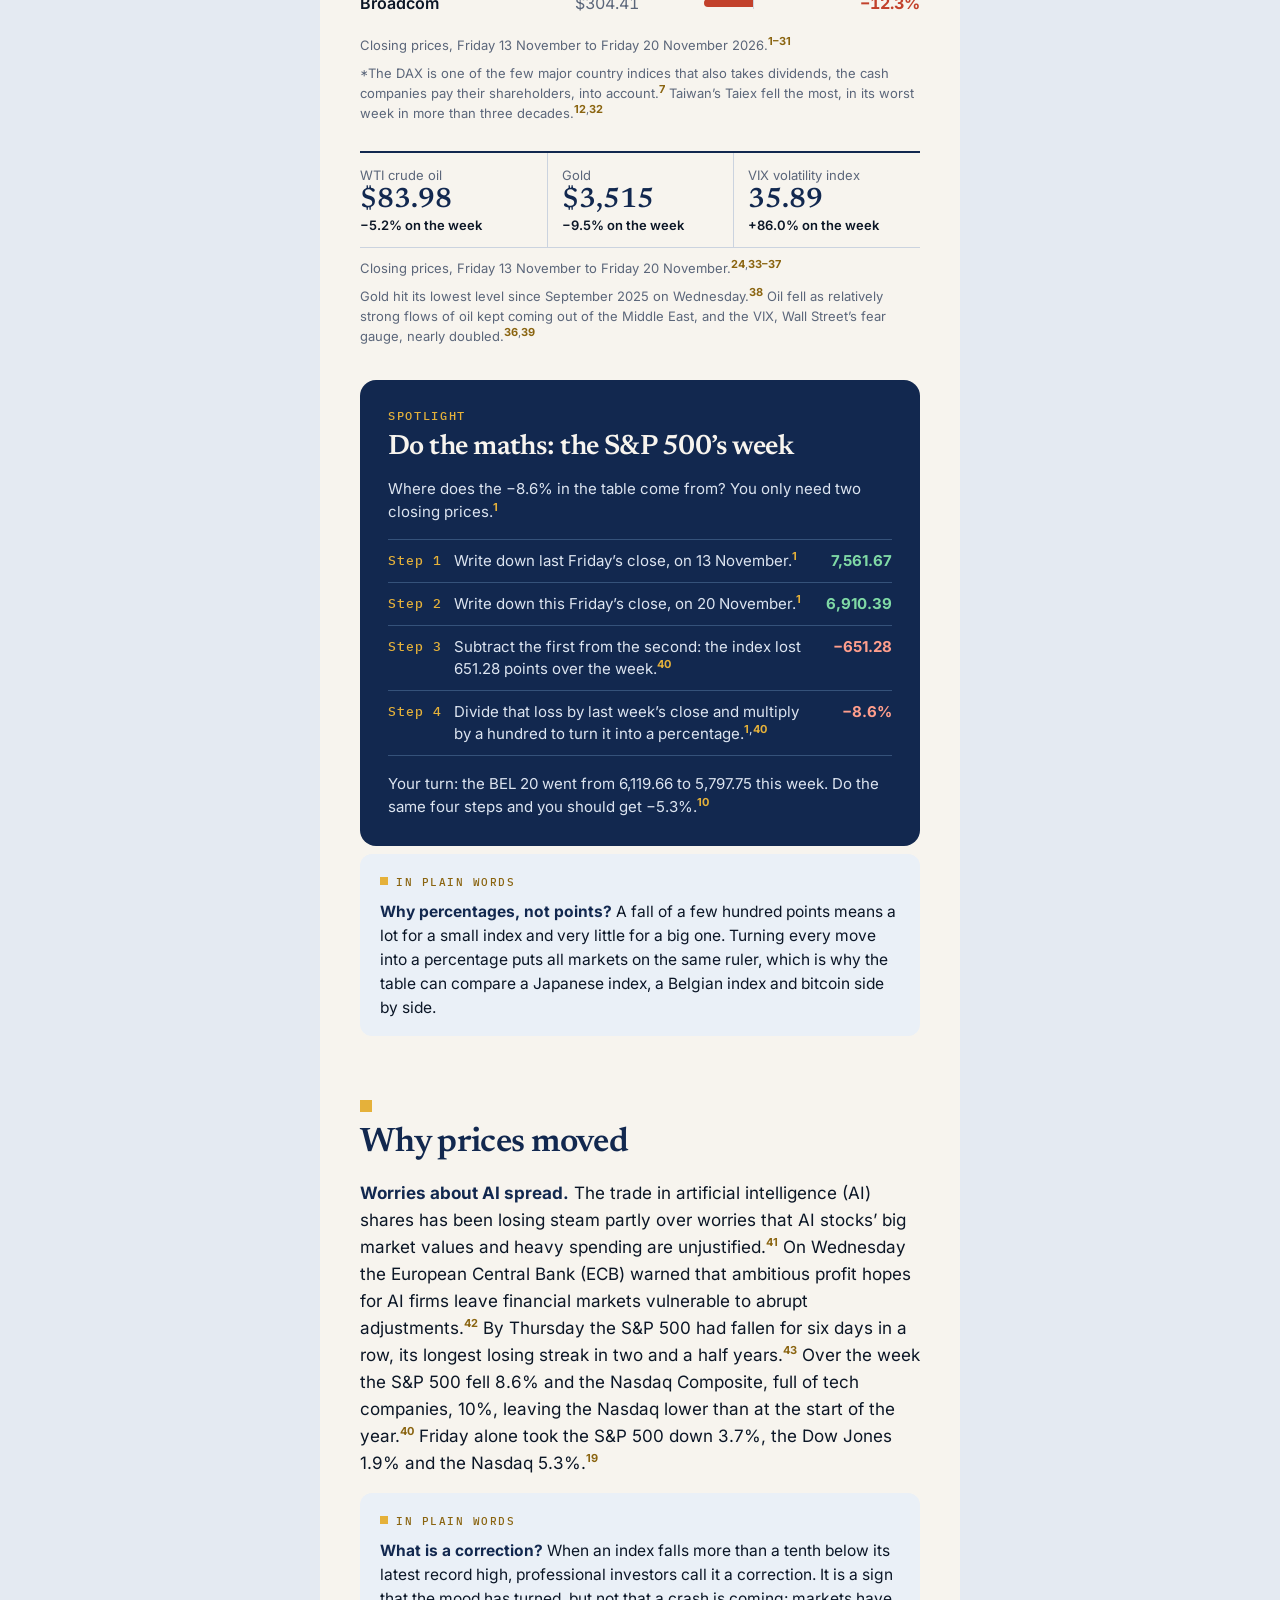
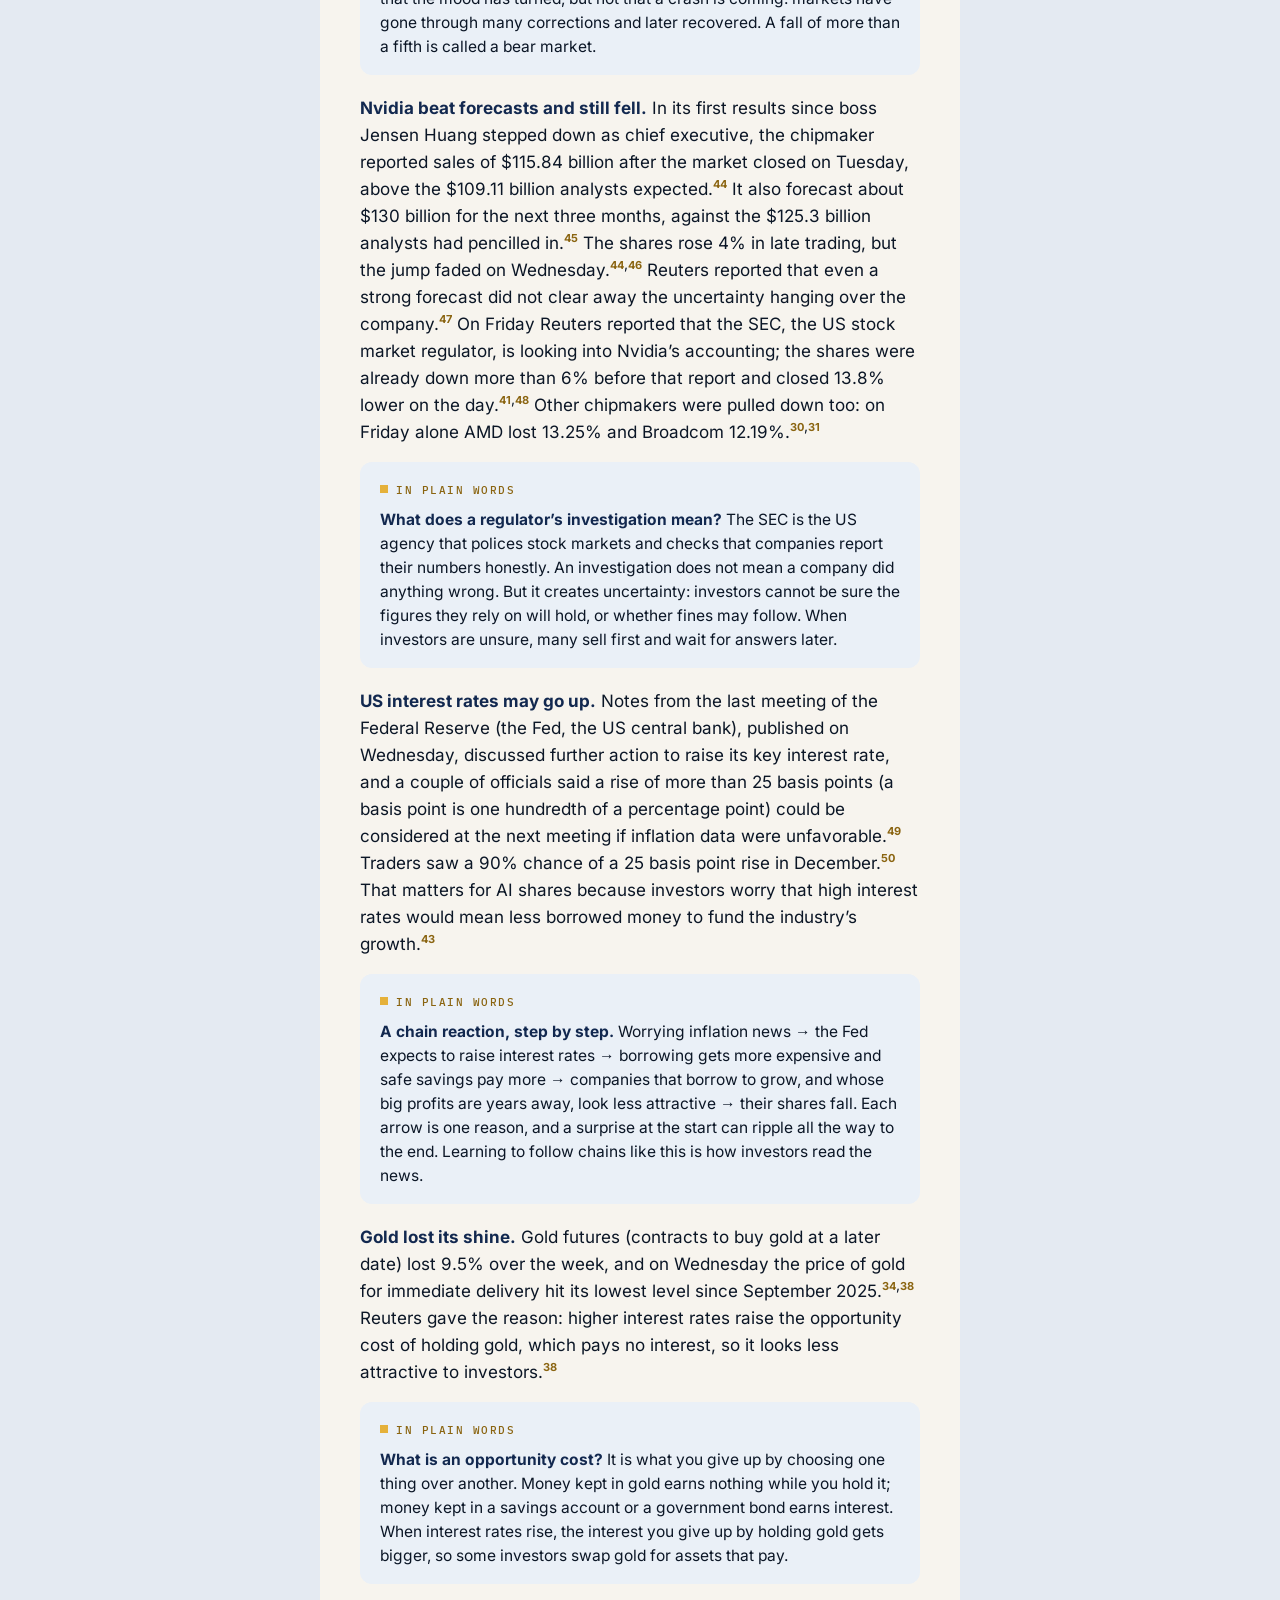
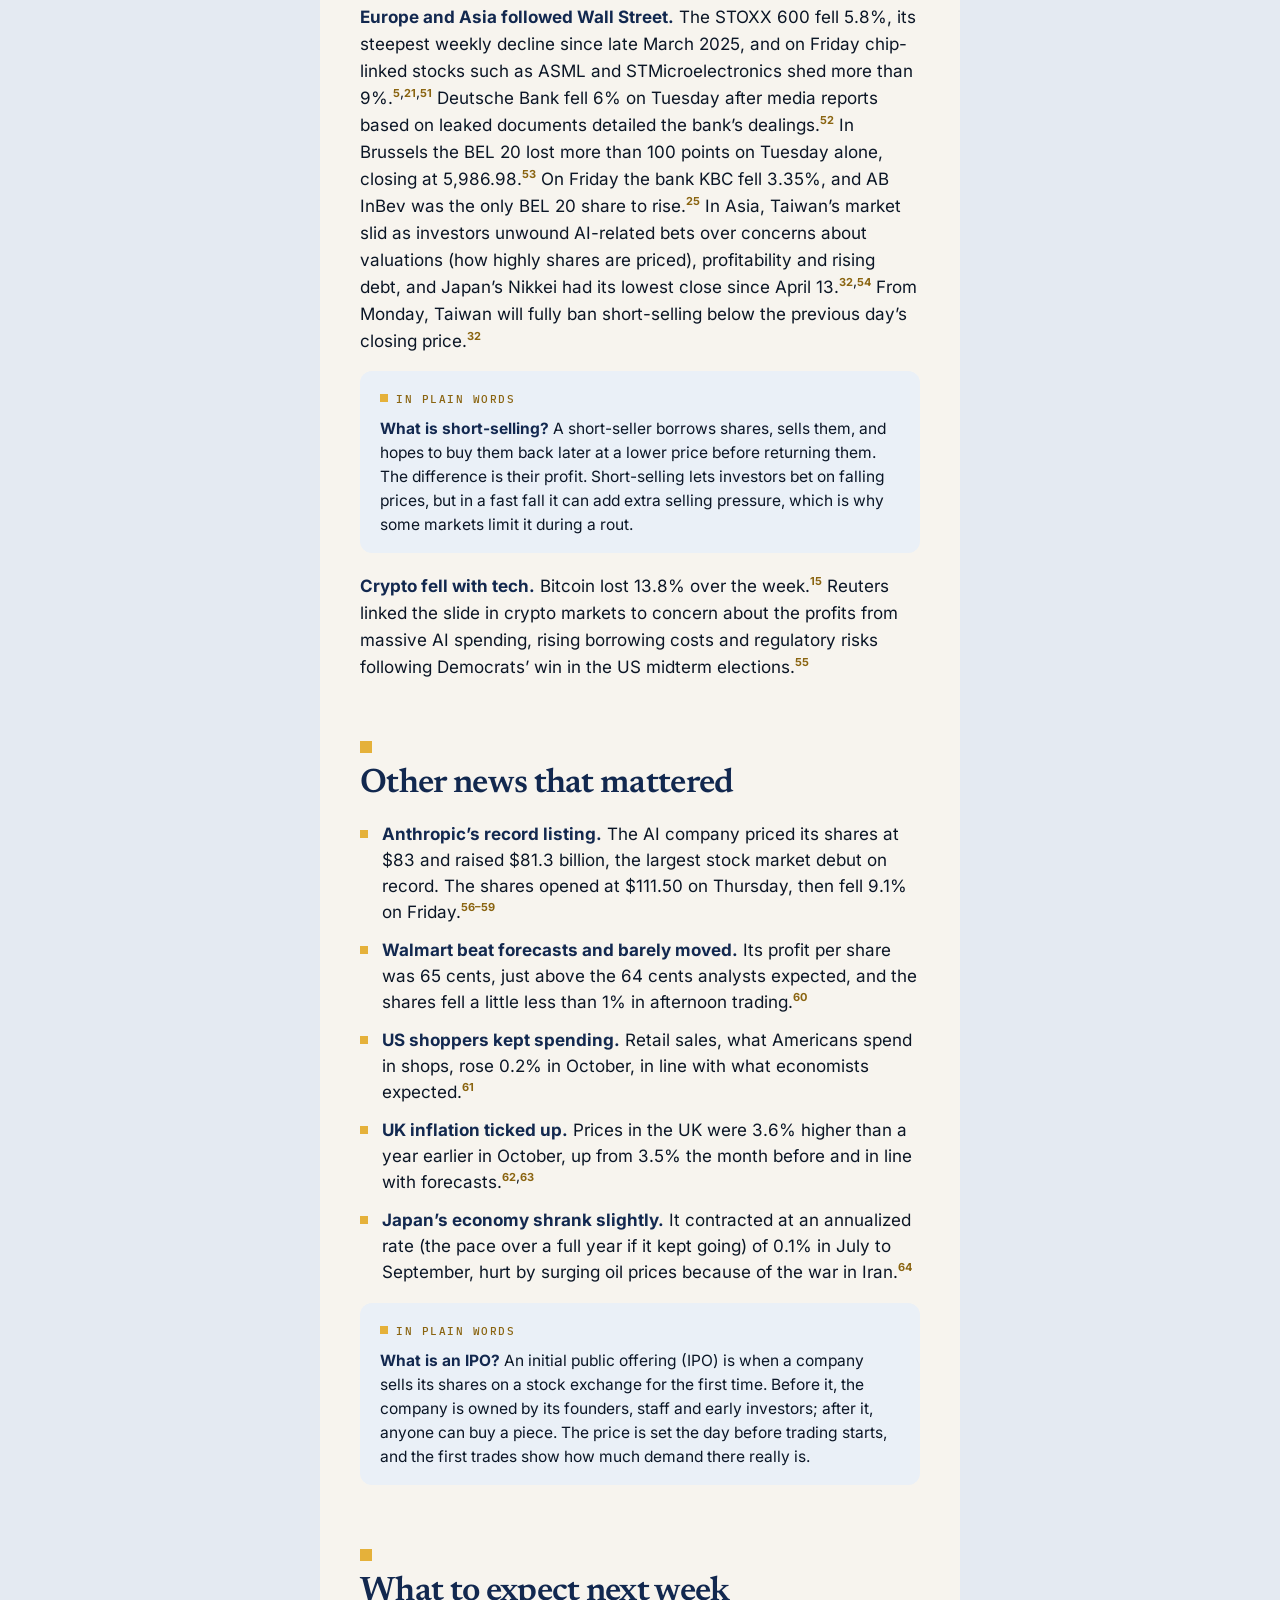
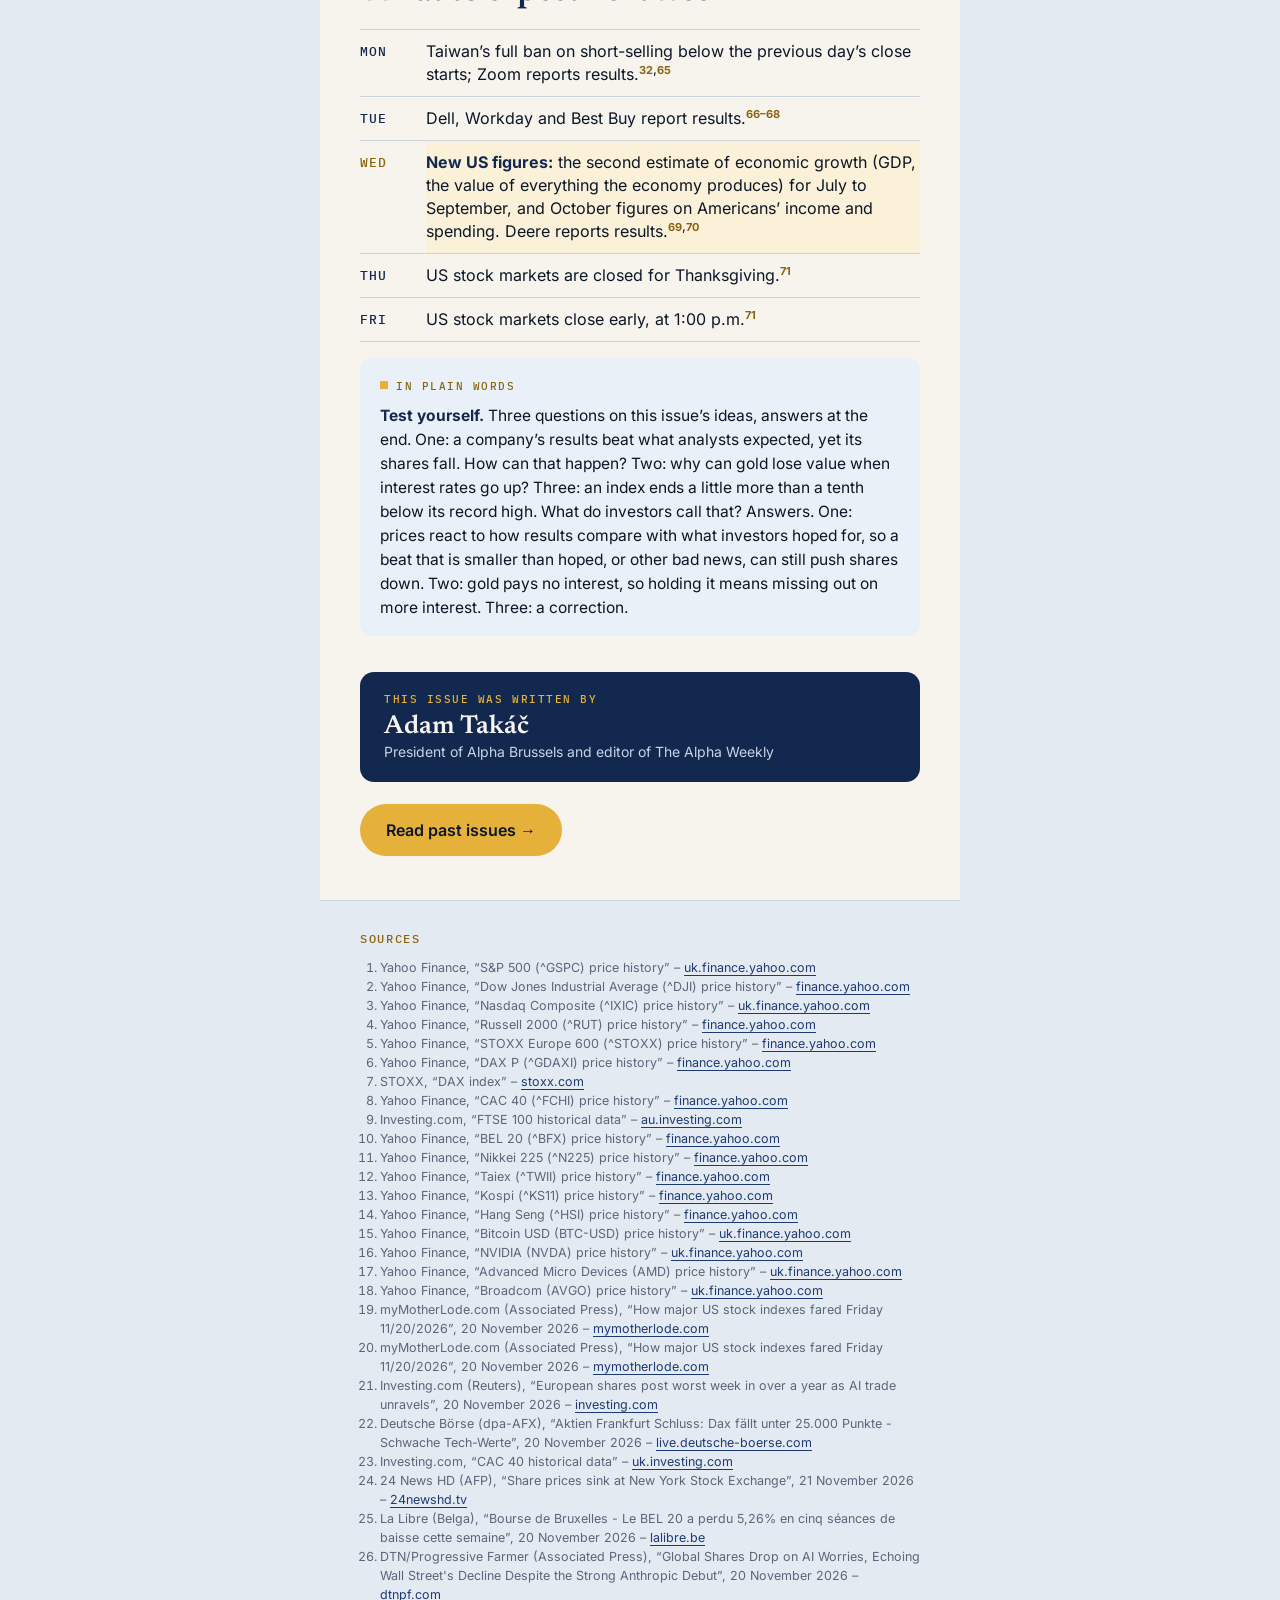
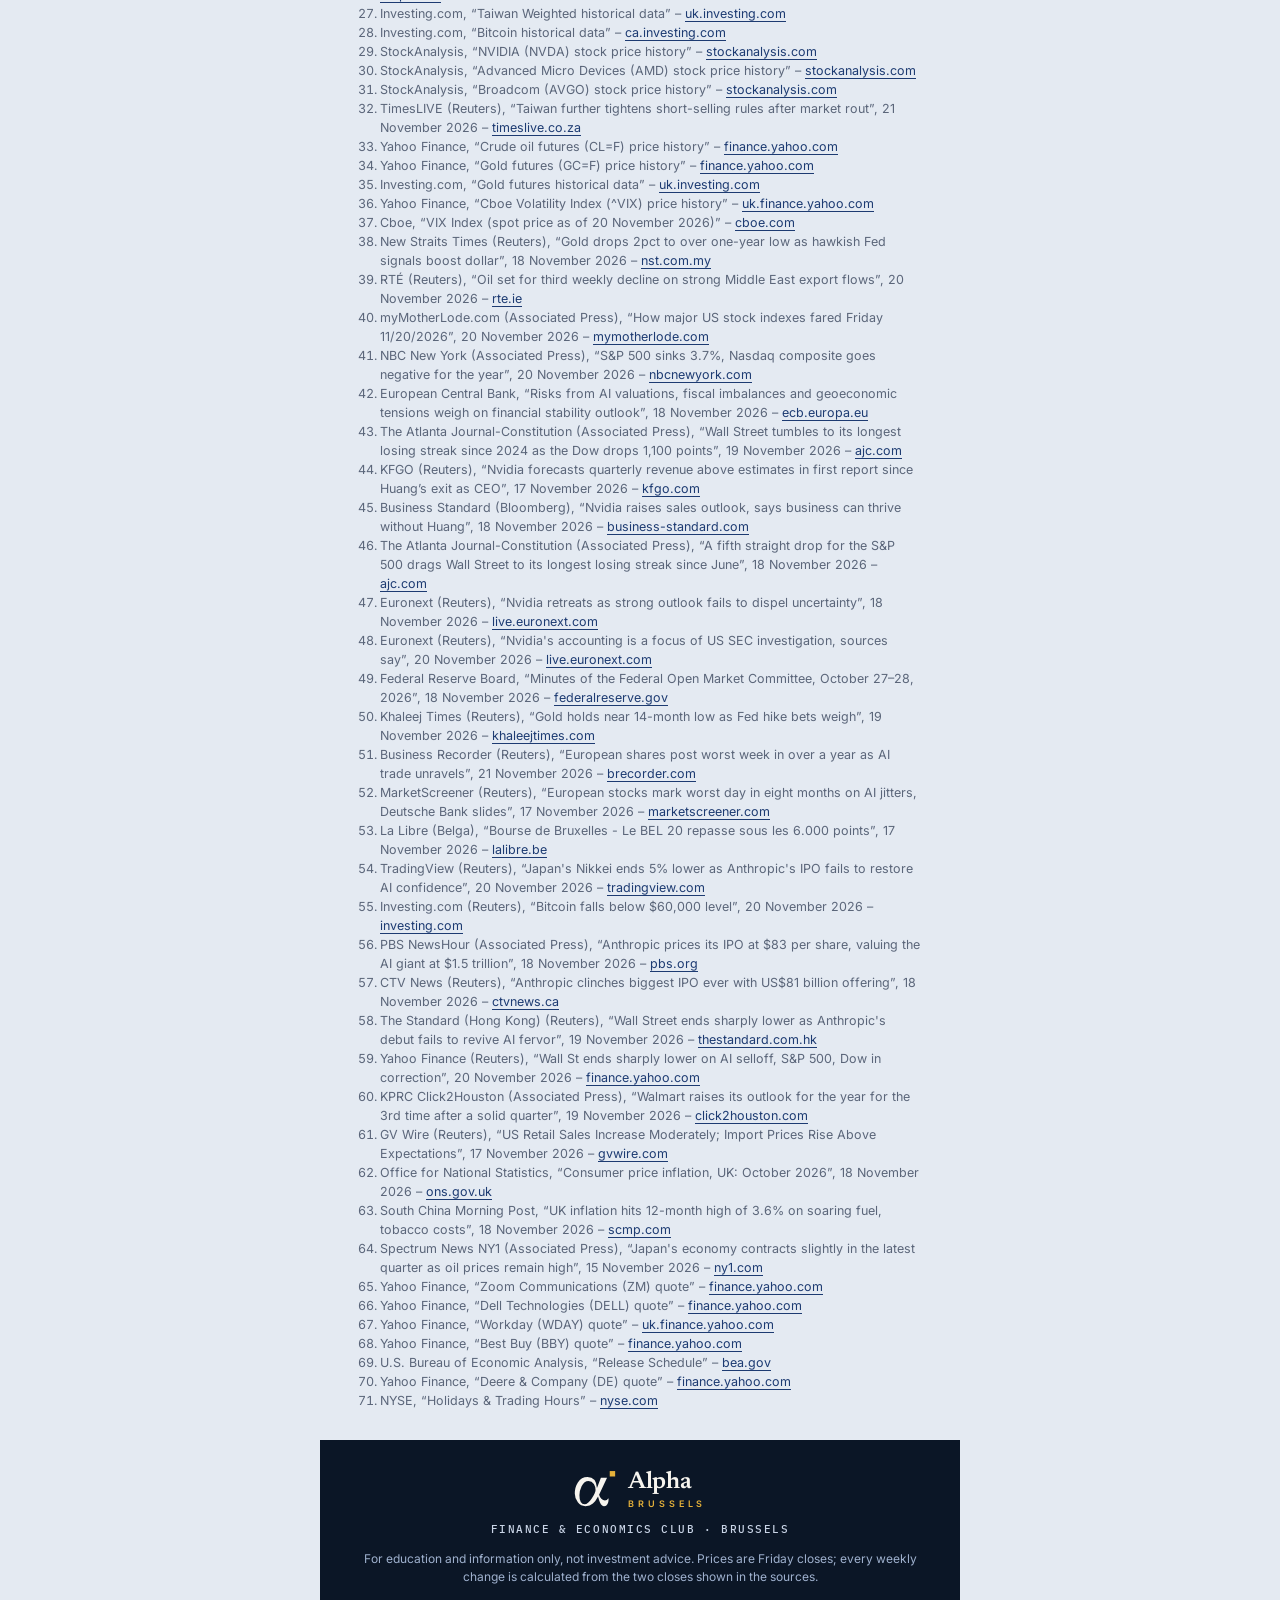
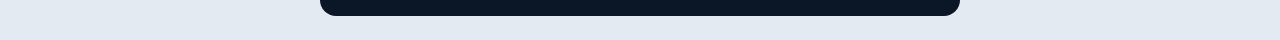
<file: issues/2026-11-21.html>
<!DOCTYPE html>
<html lang="en">
<head>
<meta charset="utf-8">
<meta name="viewport" content="width=device-width, initial-scale=1">
<title>Alpha Brussels – Weekly Finance Newsletter, 16–20 November 2026</title>
<meta name="robots" content="noindex">
<script>/* Issues are read in the Newsletter tab of the website: a direct visit to this file goes there. */
var f = location.pathname.split("/").pop(); if (location.hostname === "alphabrussels.github.io" && location.pathname.indexOf("/issues/") === 0 && f.length === 15 && f.slice(-5) === ".html") location.replace("/?issue=" + f.slice(0, 10) + "#newsletter");</script>
<link rel="icon" type="image/svg+xml" href="/assets/favicon.svg?v=2">
<link href="https://alphabrussels.github.io/assets/fonts/fonts.css" rel="stylesheet">
<style>
  body{margin:0;padding:0;background:#E4EAF2;-webkit-font-smoothing:antialiased;}
  a{color:#1D3B72;text-underline-offset:3px;}
  sup{line-height:0;}
  sup a{color:#8A6410;text-decoration:none;font-weight:700;font-size:11px;}
  .h{font-family:Newsreader,Georgia,'Times New Roman',serif;}
  .b{font-family:Inter,'Helvetica Neue',Helvetica,Arial,sans-serif;}
  .m{font-family:'IBM Plex Mono',ui-monospace,Menlo,monospace;}
  .wrap{border-radius:16px;overflow:hidden;}
  @media (max-width:620px){
    .wrap{width:100%!important;border-radius:12px;}
    .pad{padding-left:20px!important;padding-right:20px!important;}
    .stack{display:block!important;width:auto!important;border-left:0!important;padding-left:0!important;}
    .bar{display:none!important;}
    .hero{font-size:40px!important;line-height:42px!important;}
    .meta{display:none!important;}
  }
</style>
</head>
<body class="b" style="margin:0;padding:0;background:#E4EAF2;">
<div style="display:none;max-height:0;overflow:hidden;color:#E4EAF2;">Wall Street had its worst week since April 2025 as worries about AI hit chip stocks around the world, even after Nvidia beat forecasts and Anthropic’s record debut.</div>
<table role="presentation" width="100%" cellpadding="0" cellspacing="0" style="background:#E4EAF2;">
<tr><td align="center" style="padding:24px 12px;">
<table role="presentation" class="wrap" width="640" cellpadding="0" cellspacing="0" style="width:640px;max-width:100%;background:#F7F4EE;">
<tr><td class="pad" id="masthead" style="background:#12284F;padding:28px 40px 44px 40px;">
  <table role="presentation" width="100%" cellpadding="0" cellspacing="0"><tr>
    <td valign="middle"><table role="presentation" cellpadding="0" cellspacing="0"><tr><td valign="middle" style="padding-right:12px;"><img src="[data-uri]" height="36" alt="" style="display:block;border:0;height:36px;width:auto;"></td><td valign="middle"><div class="h" style="font-size:24px;line-height:24px;font-weight:600;color:#F7F4EE;letter-spacing:-0.01em;">Alpha</div><div class="b" style="font-size:9px;line-height:9px;font-weight:600;letter-spacing:0.44em;color:#E5B13A;padding-top:5px;">BRUSSELS</div></td></tr></table></td>
    <td valign="middle" align="right" class="m meta" style="font-size:12px;line-height:19px;letter-spacing:0.1em;text-transform:uppercase;color:#9FB1CE;">The Alpha Weekly<br>Issue Nº 02 · 21 November 2026</td>
  </tr></table>
  <div class="m" style="font-size:13px;line-height:18px;letter-spacing:0.14em;text-transform:uppercase;color:#E5B13A;font-weight:500;padding-top:48px;">Week of 16–20 November 2026</div>
  <div class="h hero" style="font-size:56px;line-height:56px;color:#F7F4EE;font-weight:600;padding-top:14px;letter-spacing:-0.03em;">AI worries hit<br><em style="font-style:italic;font-weight:500;color:#E5B13A;">markets worldwide</em></div>
  <div class="b" style="font-size:18px;line-height:28px;color:#C9D4E6;padding-top:20px;max-width:500px;">Wall Street had its worst week since April 2025 as worries about AI hit chip stocks around the world, even after Nvidia beat forecasts and Anthropic’s record debut.</div>
</td></tr>
<tr><td class="pad" style="padding:44px 40px 8px 40px;"><div style="width:12px;height:12px;line-height:12px;font-size:0;background:#E5B13A;">&nbsp;</div><div class="h" style="font-size:34px;line-height:38px;color:#12284F;font-weight:600;letter-spacing:-0.02em;padding:12px 0 18px 0;">The week’s moves</div><div class="b" style="font-size:15px;line-height:22px;color:#5B667A;padding-bottom:20px;">Each row shows where a market closed on Friday and how much it moved since the Friday before. Green means it went up, red means it went down. Every bar uses the same scale, so you can compare them at a glance. This week almost everything is red.</div><div id="x-table"><table role="presentation" width="100%" cellpadding="0" cellspacing="0" class="b" style="font-size:16px;line-height:22px;color:#0B1626;font-variant-numeric:tabular-nums;"><tr><td colspan="4" class="m" style="padding:0 0 8px 0;font-size:12px;letter-spacing:0.12em;text-transform:uppercase;font-weight:500;color:#8A6410;border-bottom:2px solid #12284F;">United States</td></tr><tr><td style="padding:9px 0;border-top:1px solid #DDE3EC;font-weight:600;">S&amp;P 500</td><td align="right" style="padding:9px 14px 9px 0;border-top:1px solid #DDE3EC;color:#5B667A;">6,910.39</td><td class="bar" width="201" style="padding:0;border-top:1px solid #DDE3EC;"><table role="presentation" cellpadding="0" cellspacing="0" width="201"><tr><td width="100" align="right" style="font-size:0;line-height:0;"><div style="height:8px;width:34px;background:#C2412B;font-size:0;line-height:0;border-radius:4px 0 0 4px;margin-left:auto;">&nbsp;</div></td><td width="100" style="font-size:0;line-height:0;border-left:1px solid #CBD3DF;padding:6px 0;">&nbsp;</td></tr></table></td><td align="right" width="66" style="padding:9px 0;border-top:1px solid #DDE3EC;font-weight:700;color:#C2412B;">−8.6%</td></tr><tr><td style="padding:9px 0;border-top:1px solid #DDE3EC;font-weight:600;">Dow Jones</td><td align="right" style="padding:9px 14px 9px 0;border-top:1px solid #DDE3EC;color:#5B667A;">48,147.33</td><td class="bar" width="201" style="padding:0;border-top:1px solid #DDE3EC;"><table role="presentation" cellpadding="0" cellspacing="0" width="201"><tr><td width="100" align="right" style="font-size:0;line-height:0;"><div style="height:8px;width:32px;background:#C2412B;font-size:0;line-height:0;border-radius:4px 0 0 4px;margin-left:auto;">&nbsp;</div></td><td width="100" style="font-size:0;line-height:0;border-left:1px solid #CBD3DF;padding:6px 0;">&nbsp;</td></tr></table></td><td align="right" width="66" style="padding:9px 0;border-top:1px solid #DDE3EC;font-weight:700;color:#C2412B;">−8.0%</td></tr><tr><td style="padding:9px 0;border-top:1px solid #DDE3EC;font-weight:600;">Nasdaq Composite</td><td align="right" style="padding:9px 14px 9px 0;border-top:1px solid #DDE3EC;color:#5B667A;">22,617.73</td><td class="bar" width="201" style="padding:0;border-top:1px solid #DDE3EC;"><table role="presentation" cellpadding="0" cellspacing="0" width="201"><tr><td width="100" align="right" style="font-size:0;line-height:0;"><div style="height:8px;width:40px;background:#C2412B;font-size:0;line-height:0;border-radius:4px 0 0 4px;margin-left:auto;">&nbsp;</div></td><td width="100" style="font-size:0;line-height:0;border-left:1px solid #CBD3DF;padding:6px 0;">&nbsp;</td></tr></table></td><td align="right" width="66" style="padding:9px 0;border-top:1px solid #DDE3EC;font-weight:700;color:#C2412B;">−10.0%</td></tr><tr><td style="padding:9px 0;border-top:1px solid #DDE3EC;font-weight:600;">Russell 2000</td><td align="right" style="padding:9px 14px 9px 0;border-top:1px solid #DDE3EC;color:#5B667A;">2,581.79</td><td class="bar" width="201" style="padding:0;border-top:1px solid #DDE3EC;"><table role="presentation" cellpadding="0" cellspacing="0" width="201"><tr><td width="100" align="right" style="font-size:0;line-height:0;"><div style="height:8px;width:30px;background:#C2412B;font-size:0;line-height:0;border-radius:4px 0 0 4px;margin-left:auto;">&nbsp;</div></td><td width="100" style="font-size:0;line-height:0;border-left:1px solid #CBD3DF;padding:6px 0;">&nbsp;</td></tr></table></td><td align="right" width="66" style="padding:9px 0;border-top:1px solid #DDE3EC;font-weight:700;color:#C2412B;">−7.5%</td></tr><tr><td colspan="4" class="m" style="padding:26px 0 8px 0;font-size:12px;letter-spacing:0.12em;text-transform:uppercase;font-weight:500;color:#8A6410;border-bottom:2px solid #12284F;">Europe</td></tr><tr><td style="padding:9px 0;border-top:1px solid #DDE3EC;font-weight:600;">STOXX Europe 600</td><td align="right" style="padding:9px 14px 9px 0;border-top:1px solid #DDE3EC;color:#5B667A;">625.65</td><td class="bar" width="201" style="padding:0;border-top:1px solid #DDE3EC;"><table role="presentation" cellpadding="0" cellspacing="0" width="201"><tr><td width="100" align="right" style="font-size:0;line-height:0;"><div style="height:8px;width:23px;background:#C2412B;font-size:0;line-height:0;border-radius:4px 0 0 4px;margin-left:auto;">&nbsp;</div></td><td width="100" style="font-size:0;line-height:0;border-left:1px solid #CBD3DF;padding:6px 0;">&nbsp;</td></tr></table></td><td align="right" width="66" style="padding:9px 0;border-top:1px solid #DDE3EC;font-weight:700;color:#C2412B;">−5.8%</td></tr><tr><td style="padding:9px 0;border-top:1px solid #DDE3EC;font-weight:600;">DAX*</td><td align="right" style="padding:9px 14px 9px 0;border-top:1px solid #DDE3EC;color:#5B667A;">24,802.78</td><td class="bar" width="201" style="padding:0;border-top:1px solid #DDE3EC;"><table role="presentation" cellpadding="0" cellspacing="0" width="201"><tr><td width="100" align="right" style="font-size:0;line-height:0;"><div style="height:8px;width:29px;background:#C2412B;font-size:0;line-height:0;border-radius:4px 0 0 4px;margin-left:auto;">&nbsp;</div></td><td width="100" style="font-size:0;line-height:0;border-left:1px solid #CBD3DF;padding:6px 0;">&nbsp;</td></tr></table></td><td align="right" width="66" style="padding:9px 0;border-top:1px solid #DDE3EC;font-weight:700;color:#C2412B;">−7.3%</td></tr><tr><td style="padding:9px 0;border-top:1px solid #DDE3EC;font-weight:600;">CAC 40</td><td align="right" style="padding:9px 14px 9px 0;border-top:1px solid #DDE3EC;color:#5B667A;">7,927.75</td><td class="bar" width="201" style="padding:0;border-top:1px solid #DDE3EC;"><table role="presentation" cellpadding="0" cellspacing="0" width="201"><tr><td width="100" align="right" style="font-size:0;line-height:0;"><div style="height:8px;width:21px;background:#C2412B;font-size:0;line-height:0;border-radius:4px 0 0 4px;margin-left:auto;">&nbsp;</div></td><td width="100" style="font-size:0;line-height:0;border-left:1px solid #CBD3DF;padding:6px 0;">&nbsp;</td></tr></table></td><td align="right" width="66" style="padding:9px 0;border-top:1px solid #DDE3EC;font-weight:700;color:#C2412B;">−5.3%</td></tr><tr><td style="padding:9px 0;border-top:1px solid #DDE3EC;font-weight:600;">FTSE 100</td><td align="right" style="padding:9px 14px 9px 0;border-top:1px solid #DDE3EC;color:#5B667A;">10,346.34</td><td class="bar" width="201" style="padding:0;border-top:1px solid #DDE3EC;"><table role="presentation" cellpadding="0" cellspacing="0" width="201"><tr><td width="100" align="right" style="font-size:0;line-height:0;"><div style="height:8px;width:20px;background:#C2412B;font-size:0;line-height:0;border-radius:4px 0 0 4px;margin-left:auto;">&nbsp;</div></td><td width="100" style="font-size:0;line-height:0;border-left:1px solid #CBD3DF;padding:6px 0;">&nbsp;</td></tr></table></td><td align="right" width="66" style="padding:9px 0;border-top:1px solid #DDE3EC;font-weight:700;color:#C2412B;">−5.1%</td></tr><tr><td style="padding:9px 0;border-top:1px solid #DDE3EC;font-weight:600;">BEL 20</td><td align="right" style="padding:9px 14px 9px 0;border-top:1px solid #DDE3EC;color:#5B667A;">5,797.75</td><td class="bar" width="201" style="padding:0;border-top:1px solid #DDE3EC;"><table role="presentation" cellpadding="0" cellspacing="0" width="201"><tr><td width="100" align="right" style="font-size:0;line-height:0;"><div style="height:8px;width:21px;background:#C2412B;font-size:0;line-height:0;border-radius:4px 0 0 4px;margin-left:auto;">&nbsp;</div></td><td width="100" style="font-size:0;line-height:0;border-left:1px solid #CBD3DF;padding:6px 0;">&nbsp;</td></tr></table></td><td align="right" width="66" style="padding:9px 0;border-top:1px solid #DDE3EC;font-weight:700;color:#C2412B;">−5.3%</td></tr><tr><td colspan="4" class="m" style="padding:26px 0 8px 0;font-size:12px;letter-spacing:0.12em;text-transform:uppercase;font-weight:500;color:#8A6410;border-bottom:2px solid #12284F;">Asia</td></tr><tr><td style="padding:9px 0;border-top:1px solid #DDE3EC;font-weight:600;">Nikkei 225</td><td align="right" style="padding:9px 14px 9px 0;border-top:1px solid #DDE3EC;color:#5B667A;">56,436.65</td><td class="bar" width="201" style="padding:0;border-top:1px solid #DDE3EC;"><table role="presentation" cellpadding="0" cellspacing="0" width="201"><tr><td width="100" align="right" style="font-size:0;line-height:0;"><div style="height:8px;width:31px;background:#C2412B;font-size:0;line-height:0;border-radius:4px 0 0 4px;margin-left:auto;">&nbsp;</div></td><td width="100" style="font-size:0;line-height:0;border-left:1px solid #CBD3DF;padding:6px 0;">&nbsp;</td></tr></table></td><td align="right" width="66" style="padding:9px 0;border-top:1px solid #DDE3EC;font-weight:700;color:#C2412B;">−7.7%</td></tr><tr><td style="padding:9px 0;border-top:1px solid #DDE3EC;font-weight:600;">Taiex (Taiwan)</td><td align="right" style="padding:9px 14px 9px 0;border-top:1px solid #DDE3EC;color:#5B667A;">36,033.29</td><td class="bar" width="201" style="padding:0;border-top:1px solid #DDE3EC;"><table role="presentation" cellpadding="0" cellspacing="0" width="201"><tr><td width="100" align="right" style="font-size:0;line-height:0;"><div style="height:8px;width:70px;background:#C2412B;font-size:0;line-height:0;border-radius:4px 0 0 4px;margin-left:auto;">&nbsp;</div></td><td width="100" style="font-size:0;line-height:0;border-left:1px solid #CBD3DF;padding:6px 0;">&nbsp;</td></tr></table></td><td align="right" width="66" style="padding:9px 0;border-top:1px solid #DDE3EC;font-weight:700;color:#C2412B;">−17.5%</td></tr><tr><td style="padding:9px 0;border-top:1px solid #DDE3EC;font-weight:600;">Kospi (South Korea)</td><td align="right" style="padding:9px 14px 9px 0;border-top:1px solid #DDE3EC;color:#5B667A;">4,869.96</td><td class="bar" width="201" style="padding:0;border-top:1px solid #DDE3EC;"><table role="presentation" cellpadding="0" cellspacing="0" width="201"><tr><td width="100" align="right" style="font-size:0;line-height:0;"><div style="height:8px;width:32px;background:#C2412B;font-size:0;line-height:0;border-radius:4px 0 0 4px;margin-left:auto;">&nbsp;</div></td><td width="100" style="font-size:0;line-height:0;border-left:1px solid #CBD3DF;padding:6px 0;">&nbsp;</td></tr></table></td><td align="right" width="66" style="padding:9px 0;border-top:1px solid #DDE3EC;font-weight:700;color:#C2412B;">−7.9%</td></tr><tr><td style="padding:9px 0;border-top:1px solid #DDE3EC;font-weight:600;">Hang Seng</td><td align="right" style="padding:9px 14px 9px 0;border-top:1px solid #DDE3EC;color:#5B667A;">22,410.80</td><td class="bar" width="201" style="padding:0;border-top:1px solid #DDE3EC;"><table role="presentation" cellpadding="0" cellspacing="0" width="201"><tr><td width="100" align="right" style="font-size:0;line-height:0;"><div style="height:8px;width:21px;background:#C2412B;font-size:0;line-height:0;border-radius:4px 0 0 4px;margin-left:auto;">&nbsp;</div></td><td width="100" style="font-size:0;line-height:0;border-left:1px solid #CBD3DF;padding:6px 0;">&nbsp;</td></tr></table></td><td align="right" width="66" style="padding:9px 0;border-top:1px solid #DDE3EC;font-weight:700;color:#C2412B;">−5.2%</td></tr><tr><td colspan="4" class="m" style="padding:26px 0 8px 0;font-size:12px;letter-spacing:0.12em;text-transform:uppercase;font-weight:500;color:#8A6410;border-bottom:2px solid #12284F;">Crypto</td></tr><tr><td style="padding:9px 0;border-top:1px solid #DDE3EC;font-weight:600;">Bitcoin</td><td align="right" style="padding:9px 14px 9px 0;border-top:1px solid #DDE3EC;color:#5B667A;">$58,799</td><td class="bar" width="201" style="padding:0;border-top:1px solid #DDE3EC;"><table role="presentation" cellpadding="0" cellspacing="0" width="201"><tr><td width="100" align="right" style="font-size:0;line-height:0;"><div style="height:8px;width:55px;background:#C2412B;font-size:0;line-height:0;border-radius:4px 0 0 4px;margin-left:auto;">&nbsp;</div></td><td width="100" style="font-size:0;line-height:0;border-left:1px solid #CBD3DF;padding:6px 0;">&nbsp;</td></tr></table></td><td align="right" width="66" style="padding:9px 0;border-top:1px solid #DDE3EC;font-weight:700;color:#C2412B;">−13.8%</td></tr><tr><td colspan="4" class="m" style="padding:26px 0 8px 0;font-size:12px;letter-spacing:0.12em;text-transform:uppercase;font-weight:500;color:#8A6410;border-bottom:2px solid #12284F;">Stocks in the news</td></tr><tr><td style="padding:9px 0;border-top:1px solid #DDE3EC;font-weight:600;">Nvidia</td><td align="right" style="padding:9px 14px 9px 0;border-top:1px solid #DDE3EC;color:#5B667A;">$125.53</td><td class="bar" width="201" style="padding:0;border-top:1px solid #DDE3EC;"><table role="presentation" cellpadding="0" cellspacing="0" width="201"><tr><td width="100" align="right" style="font-size:0;line-height:0;"><div style="height:8px;width:92px;background:#C2412B;font-size:0;line-height:0;border-radius:4px 0 0 4px;margin-left:auto;">&nbsp;</div></td><td width="100" style="font-size:0;line-height:0;border-left:1px solid #CBD3DF;padding:6px 0;">&nbsp;</td></tr></table></td><td align="right" width="66" style="padding:9px 0;border-top:1px solid #DDE3EC;font-weight:700;color:#C2412B;">−22.9%</td></tr><tr><td style="padding:9px 0;border-top:1px solid #DDE3EC;font-weight:600;">AMD</td><td align="right" style="padding:9px 14px 9px 0;border-top:1px solid #DDE3EC;color:#5B667A;">$424.39</td><td class="bar" width="201" style="padding:0;border-top:1px solid #DDE3EC;"><table role="presentation" cellpadding="0" cellspacing="0" width="201"><tr><td width="100" align="right" style="font-size:0;line-height:0;"><div style="height:8px;width:82px;background:#C2412B;font-size:0;line-height:0;border-radius:4px 0 0 4px;margin-left:auto;">&nbsp;</div></td><td width="100" style="font-size:0;line-height:0;border-left:1px solid #CBD3DF;padding:6px 0;">&nbsp;</td></tr></table></td><td align="right" width="66" style="padding:9px 0;border-top:1px solid #DDE3EC;font-weight:700;color:#C2412B;">−20.5%</td></tr><tr><td style="padding:9px 0;border-top:1px solid #DDE3EC;font-weight:600;">Broadcom</td><td align="right" style="padding:9px 14px 9px 0;border-top:1px solid #DDE3EC;color:#5B667A;">$304.41</td><td class="bar" width="201" style="padding:0;border-top:1px solid #DDE3EC;"><table role="presentation" cellpadding="0" cellspacing="0" width="201"><tr><td width="100" align="right" style="font-size:0;line-height:0;"><div style="height:8px;width:49px;background:#C2412B;font-size:0;line-height:0;border-radius:4px 0 0 4px;margin-left:auto;">&nbsp;</div></td><td width="100" style="font-size:0;line-height:0;border-left:1px solid #CBD3DF;padding:6px 0;">&nbsp;</td></tr></table></td><td align="right" width="66" style="padding:9px 0;border-top:1px solid #DDE3EC;font-weight:700;color:#C2412B;">−12.3%</td></tr></table></div><div class="b" style="font-size:13px;line-height:20px;color:#5B667A;padding-top:12px;">Closing prices, Friday 13 November to Friday 20 November 2026.<sup><a href="#s1">1–31</a></sup></div><div class="b" style="font-size:13px;line-height:20px;color:#5B667A;padding-top:8px;">*The DAX is one of the few major country indices that also takes dividends, the cash companies pay their shareholders, into account.<sup><a href="#s7">7</a></sup> Taiwan’s Taiex fell the most, in its worst week in more than three decades.<sup><a href="#s12">12</a>,</sup><sup><a href="#s32">32</a></sup></div><div id="x-macro" style="margin-top:28px;border-top:2px solid #12284F;border-bottom:1px solid #CBD3DF;"><table role="presentation" width="100%" cellpadding="0" cellspacing="0" class="b"><tr><td width="25%" class="stack" valign="top" style="padding:14px 12px 14px 0;"><div style="font-size:13px;color:#5B667A;">WTI crude oil</div><div class="h" style="font-size:28px;line-height:34px;font-weight:600;color:#12284F;font-variant-numeric:tabular-nums;">$83.98</div><div style="font-size:13px;color:#0B1626;font-weight:600;">−5.2% on the week</div></td><td width="25%" class="stack" valign="top" style="padding:14px 12px 14px 14px;border-left:1px solid #CBD3DF;"><div style="font-size:13px;color:#5B667A;">Gold</div><div class="h" style="font-size:28px;line-height:34px;font-weight:600;color:#12284F;font-variant-numeric:tabular-nums;">$3,515</div><div style="font-size:13px;color:#0B1626;font-weight:600;">−9.5% on the week</div></td><td width="25%" class="stack" valign="top" style="padding:14px 12px 14px 14px;border-left:1px solid #CBD3DF;"><div style="font-size:13px;color:#5B667A;">VIX volatility index</div><div class="h" style="font-size:28px;line-height:34px;font-weight:600;color:#12284F;font-variant-numeric:tabular-nums;">35.89</div><div style="font-size:13px;color:#0B1626;font-weight:600;">+86.0% on the week</div></td></tr></table></div><div class="b" style="font-size:13px;line-height:20px;color:#5B667A;padding-top:10px;">Closing prices, Friday 13 November to Friday 20 November.<sup><a href="#s24">24</a>,</sup><sup><a href="#s33">33–37</a></sup></div><div class="b" style="font-size:13px;line-height:20px;color:#5B667A;padding-top:8px;">Gold hit its lowest level since September 2025 on Wednesday.<sup><a href="#s38">38</a></sup> Oil fell as relatively strong flows of oil kept coming out of the Middle East, and the VIX, Wall Street’s fear gauge, nearly doubled.<sup><a href="#s36">36</a>,</sup><sup><a href="#s39">39</a></sup></div><div style="background:#12284F;border-radius:16px;margin:34px 0 8px 0;padding:28px 28px 12px 28px;" class="b"><div class="m" style="font-size:12px;letter-spacing:0.14em;text-transform:uppercase;color:#E5B13A;padding-bottom:8px;">Spotlight</div><div class="h" style="font-size:28px;line-height:32px;color:#F7F4EE;font-weight:600;letter-spacing:-0.02em;padding-bottom:14px;">Do the maths: the S&amp;P 500’s week</div><p class="b" style="margin:0 0 16px 0;font-size:15px;line-height:23px;color:#DCE4F0;">Where does the −8.6% in the table come from? You only need two closing prices.<sup><a href="#s1" style="color:#E5B13A;">1</a></sup></p><table role="presentation" width="100%" cellpadding="0" cellspacing="0" class="b" style="font-size:15px;line-height:22px;color:#DCE4F0;border-bottom:1px solid #35527A;margin-bottom:16px;"><tr><td width="66" valign="top" class="m" style="padding:10px 0;border-top:1px solid #35527A;font-size:13px;letter-spacing:0.08em;font-weight:500;color:#E5B13A;">Step 1</td><td valign="top" style="padding:10px 0;border-top:1px solid #35527A;padding-right:12px;">Write down last Friday’s close, on 13 November.<sup><a href="#s1" style="color:#E5B13A;">1</a></sup></td><td width="62" valign="top" align="right" style="padding:10px 0;border-top:1px solid #35527A;font-weight:700;color:#7FD9A5;">7,561.67</td></tr><tr><td width="66" valign="top" class="m" style="padding:10px 0;border-top:1px solid #35527A;font-size:13px;letter-spacing:0.08em;font-weight:500;color:#E5B13A;">Step 2</td><td valign="top" style="padding:10px 0;border-top:1px solid #35527A;padding-right:12px;">Write down this Friday’s close, on 20 November.<sup><a href="#s1" style="color:#E5B13A;">1</a></sup></td><td width="62" valign="top" align="right" style="padding:10px 0;border-top:1px solid #35527A;font-weight:700;color:#7FD9A5;">6,910.39</td></tr><tr><td width="66" valign="top" class="m" style="padding:10px 0;border-top:1px solid #35527A;font-size:13px;letter-spacing:0.08em;font-weight:500;color:#E5B13A;">Step 3</td><td valign="top" style="padding:10px 0;border-top:1px solid #35527A;padding-right:12px;">Subtract the first from the second: the index lost 651.28 points over the week.<sup><a href="#s40" style="color:#E5B13A;">40</a></sup></td><td width="62" valign="top" align="right" style="padding:10px 0;border-top:1px solid #35527A;font-weight:700;color:#FF9E8C;">−651.28</td></tr><tr><td width="66" valign="top" class="m" style="padding:10px 0;border-top:1px solid #35527A;font-size:13px;letter-spacing:0.08em;font-weight:500;color:#E5B13A;">Step 4</td><td valign="top" style="padding:10px 0;border-top:1px solid #35527A;padding-right:12px;">Divide that loss by last week’s close and multiply by a hundred to turn it into a percentage.<sup><a href="#s1" style="color:#E5B13A;">1</a>,</sup><sup><a href="#s40" style="color:#E5B13A;">40</a></sup></td><td width="62" valign="top" align="right" style="padding:10px 0;border-top:1px solid #35527A;font-weight:700;color:#FF9E8C;">−8.6%</td></tr></table><p class="b" style="margin:0 0 16px 0;font-size:15px;line-height:23px;color:#DCE4F0;">Your turn: the BEL 20 went from 6,119.66 to 5,797.75 this week. Do the same four steps and you should get −5.3%.<sup><a href="#s10" style="color:#E5B13A;">10</a></sup></p></div><div class="b" style="background:#EAF0F7;border-radius:12px;margin:6px 0 20px 0;padding:16px 20px 16px 20px;font-size:15.5px;line-height:24px;color:#0B1626;"><div class="m" style="font-size:11px;letter-spacing:0.14em;text-transform:uppercase;color:#8A6410;padding-bottom:6px;"><span style="display:inline-block;width:8px;height:8px;background:#E5B13A;margin-right:8px;vertical-align:1px;"></span>In plain words</div><strong style="color:#12284F;">Why percentages, not points?</strong> A fall of a few hundred points means a lot for a small index and very little for a big one. Turning every move into a percentage puts all markets on the same ruler, which is why the table can compare a Japanese index, a Belgian index and bitcoin side by side.</div></td></tr><tr><td class="pad" style="padding:36px 40px 8px 40px;"><div style="width:12px;height:12px;line-height:12px;font-size:0;background:#E5B13A;">&nbsp;</div><div class="h" style="font-size:34px;line-height:38px;color:#12284F;font-weight:600;letter-spacing:-0.02em;padding:12px 0 18px 0;">Why prices moved</div><p class="b" style="margin:0 0 16px 0;font-size:17px;line-height:27px;color:#0B1626;"><strong style="color:#12284F;">Worries about AI spread.</strong> The trade in artificial intelligence (AI) shares has been losing steam partly over worries that AI stocks’ big market values and heavy spending are unjustified.<sup><a href="#s41">41</a></sup> On Wednesday the European Central Bank (ECB) warned that ambitious profit hopes for AI firms leave financial markets vulnerable to abrupt adjustments.<sup><a href="#s42">42</a></sup> By Thursday the S&amp;P 500 had fallen for six days in a row, its longest losing streak in two and a half years.<sup><a href="#s43">43</a></sup> Over the week the S&amp;P 500 fell 8.6% and the Nasdaq Composite, full of tech companies, 10%, leaving the Nasdaq lower than at the start of the year.<sup><a href="#s40">40</a></sup> Friday alone took the S&amp;P 500 down 3.7%, the Dow Jones 1.9% and the Nasdaq 5.3%.<sup><a href="#s19">19</a></sup></p><div class="b" style="background:#EAF0F7;border-radius:12px;margin:6px 0 20px 0;padding:16px 20px 16px 20px;font-size:15.5px;line-height:24px;color:#0B1626;"><div class="m" style="font-size:11px;letter-spacing:0.14em;text-transform:uppercase;color:#8A6410;padding-bottom:6px;"><span style="display:inline-block;width:8px;height:8px;background:#E5B13A;margin-right:8px;vertical-align:1px;"></span>In plain words</div><strong style="color:#12284F;">What is a correction?</strong> When an index falls more than a tenth below its latest record high, professional investors call it a correction. It is a sign that the mood has turned, but not that a crash is coming: markets have gone through many corrections and later recovered. A fall of more than a fifth is called a bear market.</div><p class="b" style="margin:0 0 16px 0;font-size:17px;line-height:27px;color:#0B1626;"><strong style="color:#12284F;">Nvidia beat forecasts and still fell.</strong> In its first results since boss Jensen Huang stepped down as chief executive, the chipmaker reported sales of $115.84 billion after the market closed on Tuesday, above the $109.11 billion analysts expected.<sup><a href="#s44">44</a></sup> It also forecast about $130 billion for the next three months, against the $125.3 billion analysts had pencilled in.<sup><a href="#s45">45</a></sup> The shares rose 4% in late trading, but the jump faded on Wednesday.<sup><a href="#s44">44</a>,</sup><sup><a href="#s46">46</a></sup> Reuters reported that even a strong forecast did not clear away the uncertainty hanging over the company.<sup><a href="#s47">47</a></sup> On Friday Reuters reported that the SEC, the US stock market regulator, is looking into Nvidia’s accounting; the shares were already down more than 6% before that report and closed 13.8% lower on the day.<sup><a href="#s41">41</a>,</sup><sup><a href="#s48">48</a></sup> Other chipmakers were pulled down too: on Friday alone AMD lost 13.25% and Broadcom 12.19%.<sup><a href="#s30">30</a>,</sup><sup><a href="#s31">31</a></sup></p><div class="b" style="background:#EAF0F7;border-radius:12px;margin:6px 0 20px 0;padding:16px 20px 16px 20px;font-size:15.5px;line-height:24px;color:#0B1626;"><div class="m" style="font-size:11px;letter-spacing:0.14em;text-transform:uppercase;color:#8A6410;padding-bottom:6px;"><span style="display:inline-block;width:8px;height:8px;background:#E5B13A;margin-right:8px;vertical-align:1px;"></span>In plain words</div><strong style="color:#12284F;">What does a regulator’s investigation mean?</strong> The SEC is the US agency that polices stock markets and checks that companies report their numbers honestly. An investigation does not mean a company did anything wrong. But it creates uncertainty: investors cannot be sure the figures they rely on will hold, or whether fines may follow. When investors are unsure, many sell first and wait for answers later.</div><p class="b" style="margin:0 0 16px 0;font-size:17px;line-height:27px;color:#0B1626;"><strong style="color:#12284F;">US interest rates may go up.</strong> Notes from the last meeting of the Federal Reserve (the Fed, the US central bank), published on Wednesday, discussed further action to raise its key interest rate, and a couple of officials said a rise of more than 25 basis points (a basis point is one hundredth of a percentage point) could be considered at the next meeting if inflation data were unfavorable.<sup><a href="#s49">49</a></sup> Traders saw a 90% chance of a 25 basis point rise in December.<sup><a href="#s50">50</a></sup> That matters for AI shares because investors worry that high interest rates would mean less borrowed money to fund the industry’s growth.<sup><a href="#s43">43</a></sup></p><div class="b" style="background:#EAF0F7;border-radius:12px;margin:6px 0 20px 0;padding:16px 20px 16px 20px;font-size:15.5px;line-height:24px;color:#0B1626;"><div class="m" style="font-size:11px;letter-spacing:0.14em;text-transform:uppercase;color:#8A6410;padding-bottom:6px;"><span style="display:inline-block;width:8px;height:8px;background:#E5B13A;margin-right:8px;vertical-align:1px;"></span>In plain words</div><strong style="color:#12284F;">A chain reaction, step by step.</strong> Worrying inflation news → the Fed expects to raise interest rates → borrowing gets more expensive and safe savings pay more → companies that borrow to grow, and whose big profits are years away, look less attractive → their shares fall. Each arrow is one reason, and a surprise at the start can ripple all the way to the end. Learning to follow chains like this is how investors read the news.</div><p class="b" style="margin:0 0 16px 0;font-size:17px;line-height:27px;color:#0B1626;"><strong style="color:#12284F;">Gold lost its shine.</strong> Gold futures (contracts to buy gold at a later date) lost 9.5% over the week, and on Wednesday the price of gold for immediate delivery hit its lowest level since September 2025.<sup><a href="#s34">34</a>,</sup><sup><a href="#s38">38</a></sup> Reuters gave the reason: higher interest rates raise the opportunity cost of holding gold, which pays no interest, so it looks less attractive to investors.<sup><a href="#s38">38</a></sup></p><div class="b" style="background:#EAF0F7;border-radius:12px;margin:6px 0 20px 0;padding:16px 20px 16px 20px;font-size:15.5px;line-height:24px;color:#0B1626;"><div class="m" style="font-size:11px;letter-spacing:0.14em;text-transform:uppercase;color:#8A6410;padding-bottom:6px;"><span style="display:inline-block;width:8px;height:8px;background:#E5B13A;margin-right:8px;vertical-align:1px;"></span>In plain words</div><strong style="color:#12284F;">What is an opportunity cost?</strong> It is what you give up by choosing one thing over another. Money kept in gold earns nothing while you hold it; money kept in a savings account or a government bond earns interest. When interest rates rise, the interest you give up by holding gold gets bigger, so some investors swap gold for assets that pay.</div><p class="b" style="margin:0 0 16px 0;font-size:17px;line-height:27px;color:#0B1626;"><strong style="color:#12284F;">Europe and Asia followed Wall Street.</strong> The STOXX 600 fell 5.8%, its steepest weekly decline since late March 2025, and on Friday chip-linked stocks such as ASML and STMicroelectronics shed more than 9%.<sup><a href="#s5">5</a>,</sup><sup><a href="#s21">21</a>,</sup><sup><a href="#s51">51</a></sup> Deutsche Bank fell 6% on Tuesday after media reports based on leaked documents detailed the bank’s dealings.<sup><a href="#s52">52</a></sup> In Brussels the BEL 20 lost more than 100 points on Tuesday alone, closing at 5,986.98.<sup><a href="#s53">53</a></sup> On Friday the bank KBC fell 3.35%, and AB InBev was the only BEL 20 share to rise.<sup><a href="#s25">25</a></sup> In Asia, Taiwan’s market slid as investors unwound AI-related bets over concerns about valuations (how highly shares are priced), profitability and rising debt, and Japan’s Nikkei had its lowest close since April 13.<sup><a href="#s32">32</a>,</sup><sup><a href="#s54">54</a></sup> From Monday, Taiwan will fully ban short-selling below the previous day’s closing price.<sup><a href="#s32">32</a></sup></p><div class="b" style="background:#EAF0F7;border-radius:12px;margin:6px 0 20px 0;padding:16px 20px 16px 20px;font-size:15.5px;line-height:24px;color:#0B1626;"><div class="m" style="font-size:11px;letter-spacing:0.14em;text-transform:uppercase;color:#8A6410;padding-bottom:6px;"><span style="display:inline-block;width:8px;height:8px;background:#E5B13A;margin-right:8px;vertical-align:1px;"></span>In plain words</div><strong style="color:#12284F;">What is short-selling?</strong> A short-seller borrows shares, sells them, and hopes to buy them back later at a lower price before returning them. The difference is their profit. Short-selling lets investors bet on falling prices, but in a fast fall it can add extra selling pressure, which is why some markets limit it during a rout.</div><p class="b" style="margin:0 0 16px 0;font-size:17px;line-height:27px;color:#0B1626;"><strong style="color:#12284F;">Crypto fell with tech.</strong> Bitcoin lost 13.8% over the week.<sup><a href="#s15">15</a></sup> Reuters linked the slide in crypto markets to concern about the profits from massive AI spending, rising borrowing costs and regulatory risks following Democrats’ win in the US midterm elections.<sup><a href="#s55">55</a></sup></p></td></tr><tr><td class="pad" style="padding:36px 40px 8px 40px;"><div style="width:12px;height:12px;line-height:12px;font-size:0;background:#E5B13A;">&nbsp;</div><div class="h" style="font-size:34px;line-height:38px;color:#12284F;font-weight:600;letter-spacing:-0.02em;padding:12px 0 18px 0;">Other news that mattered</div><table role="presentation" width="100%" cellpadding="0" cellspacing="0" class="b" style="font-size:17px;line-height:26px;color:#0B1626;"><tr><td width="22" valign="top" style="padding-top:9px;"><div style="width:8px;height:8px;line-height:8px;font-size:0;background:#E5B13A;">&nbsp;</div></td><td style="padding-bottom:12px;"><strong style="color:#12284F;">Anthropic’s record listing.</strong> The AI company priced its shares at $83 and raised $81.3 billion, the largest stock market debut on record. The shares opened at $111.50 on Thursday, then fell 9.1% on Friday.<sup><a href="#s56">56–59</a></sup></td></tr><tr><td width="22" valign="top" style="padding-top:9px;"><div style="width:8px;height:8px;line-height:8px;font-size:0;background:#E5B13A;">&nbsp;</div></td><td style="padding-bottom:12px;"><strong style="color:#12284F;">Walmart beat forecasts and barely moved.</strong> Its profit per share was 65 cents, just above the 64 cents analysts expected, and the shares fell a little less than 1% in afternoon trading.<sup><a href="#s60">60</a></sup></td></tr><tr><td width="22" valign="top" style="padding-top:9px;"><div style="width:8px;height:8px;line-height:8px;font-size:0;background:#E5B13A;">&nbsp;</div></td><td style="padding-bottom:12px;"><strong style="color:#12284F;">US shoppers kept spending.</strong> Retail sales, what Americans spend in shops, rose 0.2% in October, in line with what economists expected.<sup><a href="#s61">61</a></sup></td></tr><tr><td width="22" valign="top" style="padding-top:9px;"><div style="width:8px;height:8px;line-height:8px;font-size:0;background:#E5B13A;">&nbsp;</div></td><td style="padding-bottom:12px;"><strong style="color:#12284F;">UK inflation ticked up.</strong> Prices in the UK were 3.6% higher than a year earlier in October, up from 3.5% the month before and in line with forecasts.<sup><a href="#s62">62</a>,</sup><sup><a href="#s63">63</a></sup></td></tr><tr><td width="22" valign="top" style="padding-top:9px;"><div style="width:8px;height:8px;line-height:8px;font-size:0;background:#E5B13A;">&nbsp;</div></td><td style="padding-bottom:12px;"><strong style="color:#12284F;">Japan’s economy shrank slightly.</strong> It contracted at an annualized rate (the pace over a full year if it kept going) of 0.1% in July to September, hurt by surging oil prices because of the war in Iran.<sup><a href="#s64">64</a></sup></td></tr></table><div class="b" style="background:#EAF0F7;border-radius:12px;margin:6px 0 20px 0;padding:16px 20px 16px 20px;font-size:15.5px;line-height:24px;color:#0B1626;"><div class="m" style="font-size:11px;letter-spacing:0.14em;text-transform:uppercase;color:#8A6410;padding-bottom:6px;"><span style="display:inline-block;width:8px;height:8px;background:#E5B13A;margin-right:8px;vertical-align:1px;"></span>In plain words</div><strong style="color:#12284F;">What is an IPO?</strong> An initial public offering (IPO) is when a company sells its shares on a stock exchange for the first time. Before it, the company is owned by its founders, staff and early investors; after it, anyone can buy a piece. The price is set the day before trading starts, and the first trades show how much demand there really is.</div></td></tr><tr><td class="pad" style="padding:36px 40px 8px 40px;"><div style="width:12px;height:12px;line-height:12px;font-size:0;background:#E5B13A;">&nbsp;</div><div class="h" style="font-size:34px;line-height:38px;color:#12284F;font-weight:600;letter-spacing:-0.02em;padding:12px 0 18px 0;">What to expect next week</div><table role="presentation" width="100%" cellpadding="0" cellspacing="0" class="b" style="font-size:16px;line-height:23px;color:#0B1626;border-bottom:1px solid #CBD3DF;margin-bottom:16px;"><tr><td width="66" valign="top" class="m" style="padding:10px 0;border-top:1px solid #CBD3DF;font-size:13px;letter-spacing:0.08em;font-weight:500;color:#12284F;">MON</td><td valign="top" style="padding:10px 0;border-top:1px solid #CBD3DF;">Taiwan’s full ban on short-selling below the previous day’s close starts; Zoom reports results.<sup><a href="#s32">32</a>,</sup><sup><a href="#s65">65</a></sup></td></tr><tr><td width="66" valign="top" class="m" style="padding:10px 0;border-top:1px solid #CBD3DF;font-size:13px;letter-spacing:0.08em;font-weight:500;color:#12284F;">TUE</td><td valign="top" style="padding:10px 0;border-top:1px solid #CBD3DF;">Dell, Workday and Best Buy report results.<sup><a href="#s66">66–68</a></sup></td></tr><tr><td width="66" valign="top" class="m" style="padding:10px 0;border-top:1px solid #CBD3DF;font-size:13px;letter-spacing:0.08em;font-weight:500;color:#8A6410;">WED</td><td valign="top" style="padding:10px 0;border-top:1px solid #CBD3DF;background:#FBF1D9;"><strong style="color:#12284F;">New US figures:</strong> the second estimate of economic growth (GDP, the value of everything the economy produces) for July to September, and October figures on Americans’ income and spending. Deere reports results.<sup><a href="#s69">69</a>,</sup><sup><a href="#s70">70</a></sup></td></tr><tr><td width="66" valign="top" class="m" style="padding:10px 0;border-top:1px solid #CBD3DF;font-size:13px;letter-spacing:0.08em;font-weight:500;color:#12284F;">THU</td><td valign="top" style="padding:10px 0;border-top:1px solid #CBD3DF;">US stock markets are closed for Thanksgiving.<sup><a href="#s71">71</a></sup></td></tr><tr><td width="66" valign="top" class="m" style="padding:10px 0;border-top:1px solid #CBD3DF;font-size:13px;letter-spacing:0.08em;font-weight:500;color:#12284F;">FRI</td><td valign="top" style="padding:10px 0;border-top:1px solid #CBD3DF;">US stock markets close early, at 1:00 p.m.<sup><a href="#s71">71</a></sup></td></tr></table><div class="b" style="background:#EAF0F7;border-radius:12px;margin:6px 0 20px 0;padding:16px 20px 16px 20px;font-size:15.5px;line-height:24px;color:#0B1626;"><div class="m" style="font-size:11px;letter-spacing:0.14em;text-transform:uppercase;color:#8A6410;padding-bottom:6px;"><span style="display:inline-block;width:8px;height:8px;background:#E5B13A;margin-right:8px;vertical-align:1px;"></span>In plain words</div><strong style="color:#12284F;">Test yourself.</strong> Three questions on this issue’s ideas, answers at the end. One: a company’s results beat what analysts expected, yet its shares fall. How can that happen? Two: why can gold lose value when interest rates go up? Three: an index ends a little more than a tenth below its record high. What do investors call that? Answers. One: prices react to how results compare with what investors hoped for, so a beat that is smaller than hoped, or other bad news, can still push shares down. Two: gold pays no interest, so holding it means missing out on more interest. Three: a correction.</div></td></tr>
<tr><td class="pad" id="signoff" style="padding:8px 40px 0 40px;">
  <table role="presentation" width="100%" cellpadding="0" cellspacing="0" style="background:#12284F;border-radius:14px;"><tr>
    <td valign="middle" style="padding:20px 24px;">
      <div class="m" style="font-size:11px;letter-spacing:0.14em;text-transform:uppercase;color:#E5B13A;">This issue was written by</div>
      <div class="h" style="font-size:26px;line-height:30px;font-weight:600;color:#F7F4EE;padding-top:6px;">Adam Takáč</div>
      <div class="b" style="font-size:14px;line-height:20px;color:#C9D4E6;">President of Alpha Brussels and editor of The Alpha Weekly</div>
    </td>
  </tr></table>
</td></tr>
<tr><td class="pad" style="padding:22px 40px 44px 40px;">
  <table role="presentation" cellpadding="0" cellspacing="0"><tr><td style="background:#E5B13A;border-radius:999px;"><a class="b" href="#" style="display:block;padding:16px 26px;font-size:16px;font-weight:600;color:#0B1626;text-decoration:none;">Read past issues →</a></td></tr></table>
</td></tr>
<tr><td class="pad" style="background:#E4EAF2;padding:30px 40px;border-top:1px solid #CBD3DF;">
  <div class="m" style="font-size:12px;letter-spacing:0.14em;text-transform:uppercase;color:#8A6410;font-weight:500;padding-bottom:12px;">Sources</div>
  <ol class="b" style="margin:0;padding-left:20px;font-size:12.5px;line-height:19px;color:#5B667A;">
    <li id="s1">Yahoo Finance, “S&amp;P 500 (^GSPC) price history” – <a href="https://uk.finance.yahoo.com/quote/%5EGSPC/history/?period1=1794441600&amp;period2=1795478400">uk.finance.yahoo.com</a></li><li id="s2">Yahoo Finance, “Dow Jones Industrial Average (^DJI) price history” – <a href="https://finance.yahoo.com/quote/%5EDJI/history/?period1=1794441600&amp;period2=1795478400">finance.yahoo.com</a></li><li id="s3">Yahoo Finance, “Nasdaq Composite (^IXIC) price history” – <a href="https://uk.finance.yahoo.com/quote/%5EIXIC/history/?period1=1794441600&amp;period2=1795478400">uk.finance.yahoo.com</a></li><li id="s4">Yahoo Finance, “Russell 2000 (^RUT) price history” – <a href="https://finance.yahoo.com/quote/%5ERUT/history/?period1=1794441600&amp;period2=1795478400">finance.yahoo.com</a></li><li id="s5">Yahoo Finance, “STOXX Europe 600 (^STOXX) price history” – <a href="https://finance.yahoo.com/quote/%5ESTOXX/history/?period1=1794441600&amp;period2=1795478400">finance.yahoo.com</a></li><li id="s6">Yahoo Finance, “DAX P (^GDAXI) price history” – <a href="https://finance.yahoo.com/quote/%5EGDAXI/history/?period1=1794441600&amp;period2=1795478400">finance.yahoo.com</a></li><li id="s7">STOXX, “DAX index” – <a href="https://stoxx.com/index/dax/">stoxx.com</a></li><li id="s8">Yahoo Finance, “CAC 40 (^FCHI) price history” – <a href="https://finance.yahoo.com/quote/%5EFCHI/history/?period1=1794441600&amp;period2=1795478400">finance.yahoo.com</a></li><li id="s9">Investing.com, “FTSE 100 historical data” – <a href="https://au.investing.com/indices/uk-100-historical-data">au.investing.com</a></li><li id="s10">Yahoo Finance, “BEL 20 (^BFX) price history” – <a href="https://finance.yahoo.com/quote/%5EBFX/history/?period1=1794441600&amp;period2=1795478400">finance.yahoo.com</a></li><li id="s11">Yahoo Finance, “Nikkei 225 (^N225) price history” – <a href="https://finance.yahoo.com/quote/%5EN225/history/?period1=1794441600&amp;period2=1795478400">finance.yahoo.com</a></li><li id="s12">Yahoo Finance, “Taiex (^TWII) price history” – <a href="https://finance.yahoo.com/quote/%5ETWII/history/?period1=1794441600&amp;period2=1795478400">finance.yahoo.com</a></li><li id="s13">Yahoo Finance, “Kospi (^KS11) price history” – <a href="https://finance.yahoo.com/quote/%5EKS11/history/?period1=1794441600&amp;period2=1795478400">finance.yahoo.com</a></li><li id="s14">Yahoo Finance, “Hang Seng (^HSI) price history” – <a href="https://finance.yahoo.com/quote/%5EHSI/history/?period1=1794441600&amp;period2=1795478400">finance.yahoo.com</a></li><li id="s15">Yahoo Finance, “Bitcoin USD (BTC-USD) price history” – <a href="https://uk.finance.yahoo.com/quote/BTC-USD/history/?period1=1794441600&amp;period2=1795478400">uk.finance.yahoo.com</a></li><li id="s16">Yahoo Finance, “NVIDIA (NVDA) price history” – <a href="https://uk.finance.yahoo.com/quote/NVDA/history/?period1=1794441600&amp;period2=1795478400">uk.finance.yahoo.com</a></li><li id="s17">Yahoo Finance, “Advanced Micro Devices (AMD) price history” – <a href="https://uk.finance.yahoo.com/quote/AMD/history/?period1=1794441600&amp;period2=1795478400">uk.finance.yahoo.com</a></li><li id="s18">Yahoo Finance, “Broadcom (AVGO) price history” – <a href="https://uk.finance.yahoo.com/quote/AVGO/history/?period1=1794441600&amp;period2=1795478400">uk.finance.yahoo.com</a></li><li id="s19">myMotherLode.com (Associated Press), “How major US stock indexes fared Friday 11/20/2026”, 20 November 2026 – <a href="https://mymotherlode.com/news/national/11327378/how-major-us-stock-indexes-fared-friday-11-20-2026.html">mymotherlode.com</a></li><li id="s20">myMotherLode.com (Associated Press), “How major US stock indexes fared Friday 11/20/2026”, 20 November 2026 – <a href="https://mymotherlode.com/news/national/11327378/how-major-us-stock-indexes-fared-friday-11-20-2026.html">mymotherlode.com</a></li><li id="s21">Investing.com (Reuters), “European shares post worst week in over a year as AI trade unravels”, 20 November 2026 – <a href="https://investing.com/news/stock-market-news/european-shares-head-for-steepest-weekly-drop-since-march-5040936">investing.com</a></li><li id="s22">Deutsche Börse (dpa-AFX), “Aktien Frankfurt Schluss: Dax fällt unter 25.000 Punkte - Schwache Tech-Werte”, 20 November 2026 – <a href="https://live.deutsche-boerse.com/nachrichten/Aktien-Frankfurt-Schluss-Dax-faellt-unter-25000-Punkte---Schwache-Tech-Werte-1c6f09e2-9603-4739-813a-cf67f2195de6">live.deutsche-boerse.com</a></li><li id="s23">Investing.com, “CAC 40 historical data” – <a href="https://uk.investing.com/indices/france-40-historical-data">uk.investing.com</a></li><li id="s24">24 News HD (AFP), “Share prices sink at New York Stock Exchange”, 21 November 2026 – <a href="https://www.24newshd.tv/21-Nov-2026/share-prices-sink-new-york-stock-exchange">24newshd.tv</a></li><li id="s25">La Libre (Belga), “Bourse de Bruxelles - Le BEL 20 a perdu 5,26% en cinq séances de baisse cette semaine”, 20 November 2026 – <a href="https://www.lalibre.be/dernieres-depeches/2026/11/20/bourse-de-bruxelles-le-bel-20-a-perdu-526-en-cinq-seances-de-baisse-cette-semaine-NTCHQ5RFUFFWBPPVOPP2BERXK4/">lalibre.be</a></li><li id="s26">DTN/Progressive Farmer (Associated Press), “Global Shares Drop on AI Worries, Echoing Wall Street&#x27;s Decline Despite the Strong Anthropic Debut”, 20 November 2026 – <a href="https://www.dtnpf.com/agriculture/web/ag/news/world-policy/article/2026/11/20/global-shares-drop-ai-worries-wall">dtnpf.com</a></li><li id="s27">Investing.com, “Taiwan Weighted historical data” – <a href="https://uk.investing.com/indices/taiwan-weighted-historical-data">uk.investing.com</a></li><li id="s28">Investing.com, “Bitcoin historical data” – <a href="https://ca.investing.com/crypto/bitcoin/historical-data">ca.investing.com</a></li><li id="s29">StockAnalysis, “NVIDIA (NVDA) stock price history” – <a href="https://stockanalysis.com/stocks/nvda/history/">stockanalysis.com</a></li><li id="s30">StockAnalysis, “Advanced Micro Devices (AMD) stock price history” – <a href="https://stockanalysis.com/stocks/amd/history/">stockanalysis.com</a></li><li id="s31">StockAnalysis, “Broadcom (AVGO) stock price history” – <a href="https://stockanalysis.com/stocks/avgo/history/">stockanalysis.com</a></li><li id="s32">TimesLIVE (Reuters), “Taiwan further tightens short-selling rules after market rout”, 21 November 2026 – <a href="https://www.timeslive.co.za/news/world/2026-11-21-taiwan-further-tightens-short-selling-rules-after-market-rout/">timeslive.co.za</a></li><li id="s33">Yahoo Finance, “Crude oil futures (CL=F) price history” – <a href="https://finance.yahoo.com/quote/CL%3DF/history/?period1=1794441600&amp;period2=1795478400">finance.yahoo.com</a></li><li id="s34">Yahoo Finance, “Gold futures (GC=F) price history” – <a href="https://finance.yahoo.com/quote/GC%3DF/history/?period1=1794441600&amp;period2=1795478400">finance.yahoo.com</a></li><li id="s35">Investing.com, “Gold futures historical data” – <a href="https://uk.investing.com/commodities/gold-historical-data">uk.investing.com</a></li><li id="s36">Yahoo Finance, “Cboe Volatility Index (^VIX) price history” – <a href="https://uk.finance.yahoo.com/quote/%5EVIX/history/?period1=1794441600&amp;period2=1795478400">uk.finance.yahoo.com</a></li><li id="s37">Cboe, “VIX Index (spot price as of 20 November 2026)” – <a href="https://www.cboe.com/tradable_products/vix/">cboe.com</a></li><li id="s38">New Straits Times (Reuters), “Gold drops 2pct to over one-year low as hawkish Fed signals boost dollar”, 18 November 2026 – <a href="https://www.nst.com.my/amp/business/economy/2026/11/1580594/gold-drops-2pct-over-one-year-low-hawkish-fed-signals-boost-dollar">nst.com.my</a></li><li id="s39">RTÉ (Reuters), “Oil set for third weekly decline on strong Middle East export flows”, 20 November 2026 – <a href="https://www.rte.ie/news/business/2026/1120/1599964-world-oil-prices/">rte.ie</a></li><li id="s40">myMotherLode.com (Associated Press), “How major US stock indexes fared Friday 11/20/2026”, 20 November 2026 – <a href="https://mymotherlode.com/news/national/11327378/how-major-us-stock-indexes-fared-friday-11-20-2026.html">mymotherlode.com</a></li><li id="s41">NBC New York (Associated Press), “S&amp;P 500 sinks 3.7%, Nasdaq composite goes negative for the year”, 20 November 2026 – <a href="https://www.nbcnewyork.com/news/national-international/november-20-stock-market-updates/6574885/">nbcnewyork.com</a></li><li id="s42">European Central Bank, “Risks from AI valuations, fiscal imbalances and geoeconomic tensions weigh on financial stability outlook”, 18 November 2026 – <a href="https://www.ecb.europa.eu/press/pr/date/2026/html/ecb.pr261118~83c5c60158.en.html">ecb.europa.eu</a></li><li id="s43">The Atlanta Journal-Constitution (Associated Press), “Wall Street tumbles to its longest losing streak since 2024 as the Dow drops 1,100 points”, 19 November 2026 – <a href="https://www.ajc.com/news/2026/11/wall-street-tumbles-to-its-longest-losing-streak-since-2024-as-the-dow-drops-1100-points/">ajc.com</a></li><li id="s44">KFGO (Reuters), “Nvidia forecasts quarterly revenue above estimates in first report since Huang’s exit as CEO”, 17 November 2026 – <a href="https://kfgo.com/2026/11/17/nvidia-forecasts-quarterly-revenue-above-estimates-in-first-report-since-huangs-exit-as-ceo/">kfgo.com</a></li><li id="s45">Business Standard (Bloomberg), “Nvidia raises sales outlook, says business can thrive without Huang”, 18 November 2026 – <a href="https://business-standard.com/amp/world-news/nvidia-raises-sales-outlook-says-business-can-thrive-without-huang-126111801561_1.html">business-standard.com</a></li><li id="s46">The Atlanta Journal-Constitution (Associated Press), “A fifth straight drop for the S&amp;P 500 drags Wall Street to its longest losing streak since June”, 18 November 2026 – <a href="https://www.ajc.com/news/2026/11/wall-street-wobbles-as-nvidia-and-other-ai-stocks-keep-swinging-sharply/">ajc.com</a></li><li id="s47">Euronext (Reuters), “Nvidia retreats as strong outlook fails to dispel uncertainty”, 18 November 2026 – <a href="https://live.euronext.com/en/financial-news/nvidia-retreats-strong-outlook-fails-dispel-uncertainty">live.euronext.com</a></li><li id="s48">Euronext (Reuters), “Nvidia&#x27;s accounting is a focus of US SEC investigation, sources say”, 20 November 2026 – <a href="https://live.euronext.com/en/financial-news/nvidias-accounting-focus-us-sec-investigation-sources-say">live.euronext.com</a></li><li id="s49">Federal Reserve Board, “Minutes of the Federal Open Market Committee, October 27–28, 2026”, 18 November 2026 – <a href="https://www.federalreserve.gov/monetarypolicy/fomcminutes20261028.htm">federalreserve.gov</a></li><li id="s50">Khaleej Times (Reuters), “Gold holds near 14-month low as Fed hike bets weigh”, 19 November 2026 – <a href="https://www.khaleejtimes.com/gold-holds-near-14-month-low-as-fed-hike-bets-weigh">khaleejtimes.com</a></li><li id="s51">Business Recorder (Reuters), “European shares post worst week in over a year as AI trade unravels”, 21 November 2026 – <a href="https://www.brecorder.com/news/40450060/european-shares-post-worst-week-in-over-a-year-as-ai-trade-unravels">brecorder.com</a></li><li id="s52">MarketScreener (Reuters), “European stocks mark worst day in eight months on AI jitters, Deutsche Bank slides”, 17 November 2026 – <a href="https://www.marketscreener.com/news/european-stocks-mark-worst-day-in-eight-months-on-ai-jitters-deutsche-bank-slides-ce785edcdd8df723">marketscreener.com</a></li><li id="s53">La Libre (Belga), “Bourse de Bruxelles - Le BEL 20 repasse sous les 6.000 points”, 17 November 2026 – <a href="https://www.lalibre.be/dernieres-depeches/2026/11/17/bourse-de-bruxelles-le-bel-20-repasse-sous-les-6000-points-3SPNRLNZWRFE7BPUX2UKJG5I74/">lalibre.be</a></li><li id="s54">TradingView (Reuters), “Japan&#x27;s Nikkei ends 5% lower as Anthropic&#x27;s IPO fails to restore AI confidence”, 20 November 2026 – <a href="https://tradingview.com/news/reuters.com,2026:newsml_L2N47107K:0-japan-s-nikkei-ends-5-lower-as-anthropic-s-ipo-fails-to-restore-ai-confidence">tradingview.com</a></li><li id="s55">Investing.com (Reuters), “Bitcoin falls below $60,000 level”, 20 November 2026 – <a href="https://www.investing.com/news/stock-market-news/bitcoin-falls-below-60000-level-5042271">investing.com</a></li><li id="s56">PBS NewsHour (Associated Press), “Anthropic prices its IPO at $83 per share, valuing the AI giant at $1.5 trillion”, 18 November 2026 – <a href="https://www.pbs.org/newshour/economy/anthropic-prices-its-ipo-at-83-per-share-valuing-the-ai-giant-at-1-5-trillion">pbs.org</a></li><li id="s57">CTV News (Reuters), “Anthropic clinches biggest IPO ever with US$81 billion offering”, 18 November 2026 – <a href="https://www.ctvnews.ca/business/article/anthropic-clinches-biggest-ipo-ever-with-us81-billion-offering/">ctvnews.ca</a></li><li id="s58">The Standard (Hong Kong) (Reuters), “Wall Street ends sharply lower as Anthropic&#x27;s debut fails to revive AI fervor”, 19 November 2026 – <a href="https://www.thestandard.com.hk/finance/article/349077/Wall-Street-ends-sharply-lower-as-Anthropics-debut-fails-to-revive-AI-fervor">thestandard.com.hk</a></li><li id="s59">Yahoo Finance (Reuters), “Wall St ends sharply lower on AI selloff, S&amp;P 500, Dow in correction”, 20 November 2026 – <a href="https://finance.yahoo.com/markets/stocks/articles/wall-st-futures-slip-anthropic-104746137.html">finance.yahoo.com</a></li><li id="s60">KPRC Click2Houston (Associated Press), “Walmart raises its outlook for the year for the 3rd time after a solid quarter”, 19 November 2026 – <a href="https://www.click2houston.com/business/2026/11/19/walmart-raises-its-outlook-for-the-year-for-the-3rd-time-after-a-solid-quarter/">click2houston.com</a></li><li id="s61">GV Wire (Reuters), “US Retail Sales Increase Moderately; Import Prices Rise Above Expectations”, 17 November 2026 – <a href="https://gvwire.com/2026/11/17/us-retail-sales-increase-moderately-import-prices-rise-above-expectations/">gvwire.com</a></li><li id="s62">Office for National Statistics, “Consumer price inflation, UK: October 2026”, 18 November 2026 – <a href="https://www.ons.gov.uk/economy/inflationandpriceindices/bulletins/consumerpriceinflation/october2026">ons.gov.uk</a></li><li id="s63">South China Morning Post, “UK inflation hits 12-month high of 3.6% on soaring fuel, tobacco costs”, 18 November 2026 – <a href="https://www.scmp.com/news/world/europe/article/3374912/uk-inflation-hits-12-month-high-36-soaring-fuel-tobacco-costs">scmp.com</a></li><li id="s64">Spectrum News NY1 (Associated Press), “Japan&#x27;s economy contracts slightly in the latest quarter as oil prices remain high”, 15 November 2026 – <a href="https://ny1.com/nyc/all-boroughs/ap-top-news/2026/11/16/japans-economy-contracts-slightly-in-the-latest-quarter-as-oil-prices-remain-high">ny1.com</a></li><li id="s65">Yahoo Finance, “Zoom Communications (ZM) quote” – <a href="https://finance.yahoo.com/quote/ZM/">finance.yahoo.com</a></li><li id="s66">Yahoo Finance, “Dell Technologies (DELL) quote” – <a href="https://finance.yahoo.com/quote/DELL/">finance.yahoo.com</a></li><li id="s67">Yahoo Finance, “Workday (WDAY) quote” – <a href="https://uk.finance.yahoo.com/quote/WDAY/">uk.finance.yahoo.com</a></li><li id="s68">Yahoo Finance, “Best Buy (BBY) quote” – <a href="https://finance.yahoo.com/quote/BBY/">finance.yahoo.com</a></li><li id="s69">U.S. Bureau of Economic Analysis, “Release Schedule” – <a href="https://www.bea.gov/news/schedule">bea.gov</a></li><li id="s70">Yahoo Finance, “Deere &amp; Company (DE) quote” – <a href="https://finance.yahoo.com/quote/DE/">finance.yahoo.com</a></li><li id="s71">NYSE, “Holidays &amp; Trading Hours” – <a href="https://www.nyse.com/markets/hours-calendars">nyse.com</a></li>
  </ol>
</td></tr>
<tr><td class="pad" align="center" style="background:#0B1626;padding:30px 40px;">
  <table role="presentation" cellpadding="0" cellspacing="0" align="center"><tr><td><table role="presentation" cellpadding="0" cellspacing="0"><tr><td valign="middle" style="padding-right:12px;"><img src="[data-uri]" height="36" alt="" style="display:block;border:0;height:36px;width:auto;"></td><td valign="middle"><div class="h" style="font-size:24px;line-height:24px;font-weight:600;color:#F7F4EE;letter-spacing:-0.01em;">Alpha</div><div class="b" style="font-size:9px;line-height:9px;font-weight:600;letter-spacing:0.44em;color:#E5B13A;padding-top:5px;">BRUSSELS</div></td></tr></table></td></tr></table>
  <div class="m" style="font-size:11px;letter-spacing:0.14em;text-transform:uppercase;color:#C9D4E6;padding-top:14px;">Finance &amp; Economics Club · Brussels</div>
  <div class="b" style="font-size:12px;line-height:18px;color:#9FB1CE;padding-top:14px;">For education and information only, not investment advice. Prices are Friday closes; every weekly change is calculated from the two closes shown in the sources.</div>
</td></tr>
</table>
</td></tr>
</table>
</body>
</html>
</file>
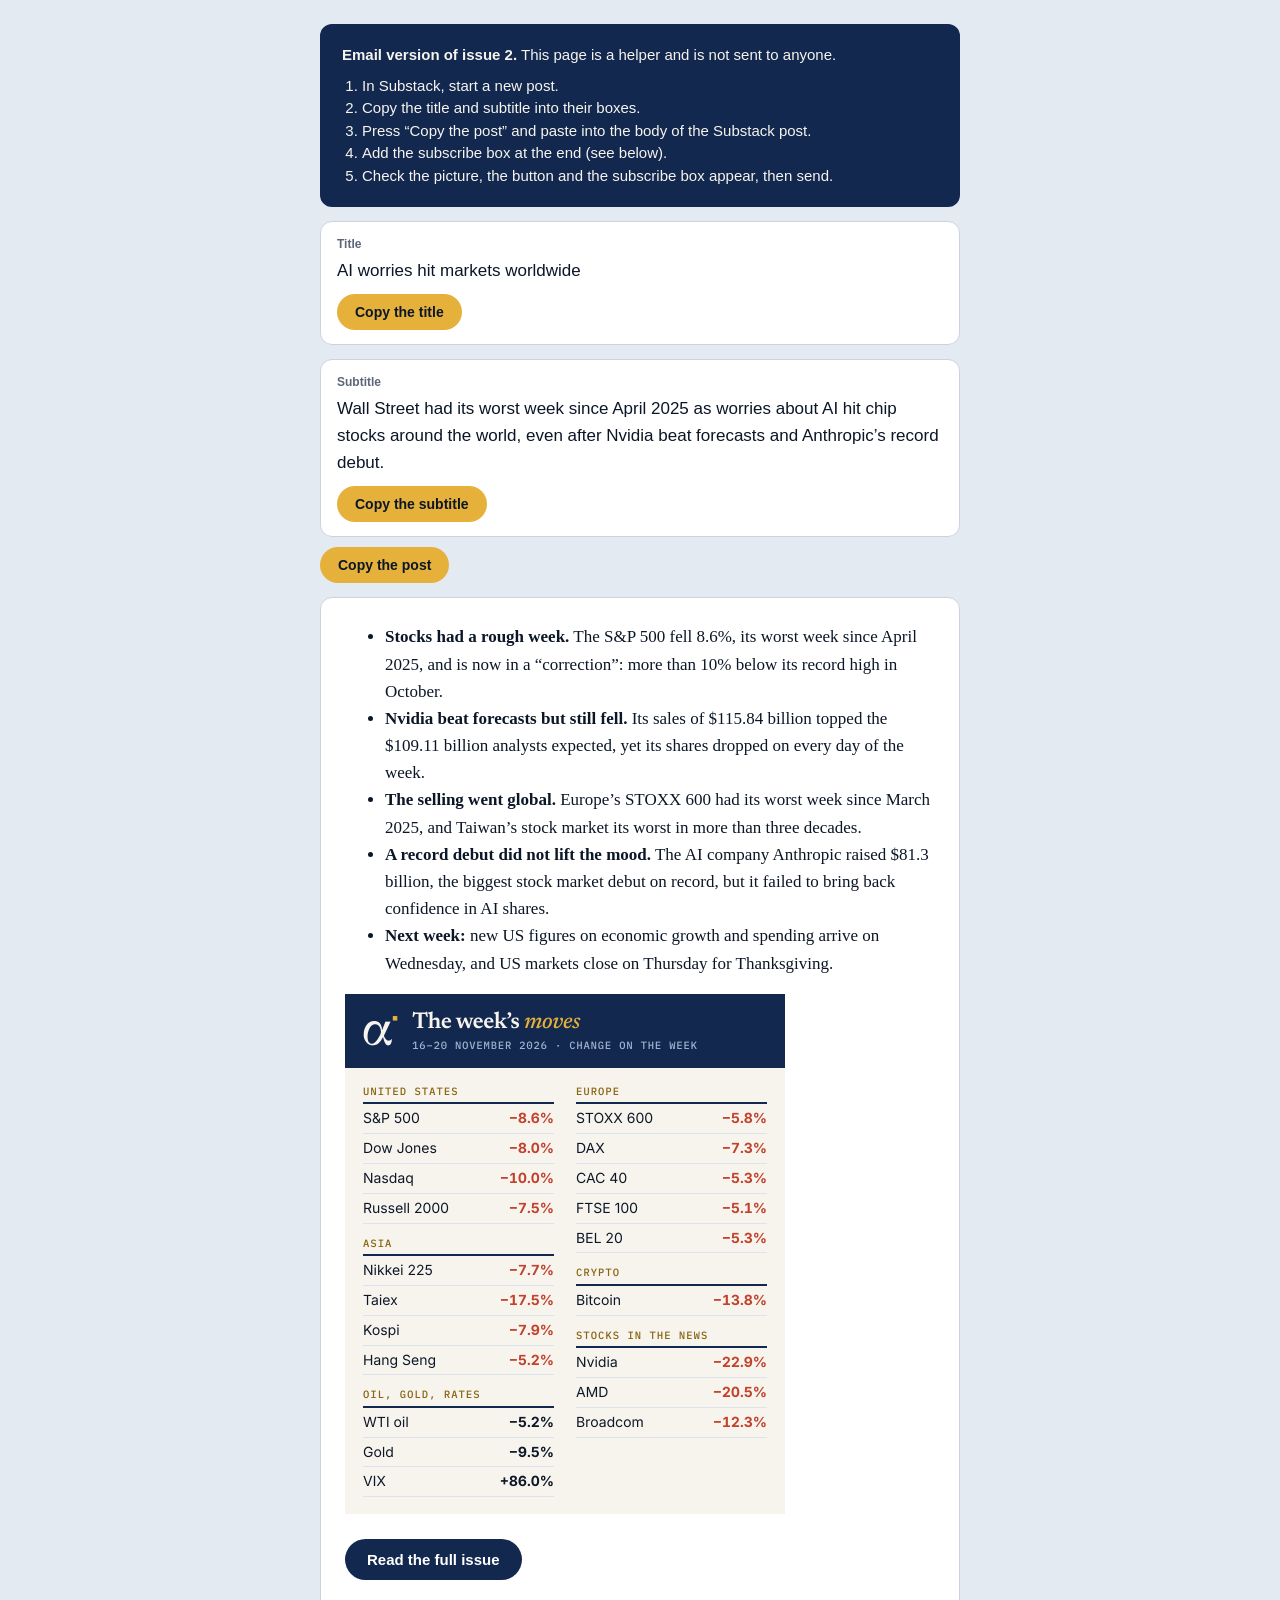
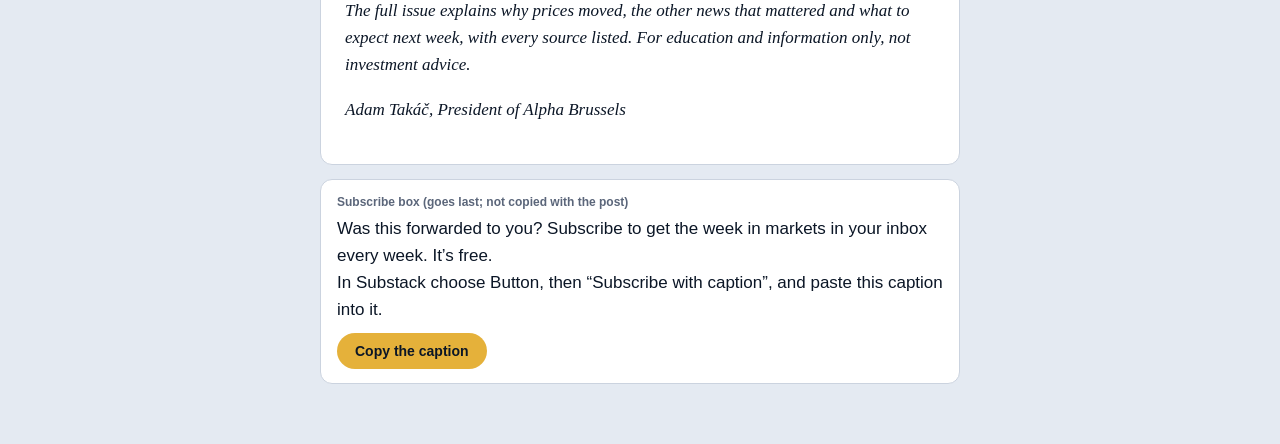
<file: issues/2026-11-21.substack.html>
<!DOCTYPE html>
<html lang="en"><head><meta charset="utf-8"><meta name="viewport" content="width=device-width, initial-scale=1"><meta name="robots" content="noindex">
<title>Email version, issue 2</title>
<style>
body{margin:0;background:#E4EAF2;color:#0B1626;font:17px/1.6 Inter,Helvetica,Arial,sans-serif}
.page{max-width:640px;margin:0 auto;padding:24px 16px 60px}
.how{background:#12284F;color:#F7F4EE;border-radius:12px;padding:20px 22px;font:15px/1.5 Inter,Helvetica,Arial,sans-serif}
.how ol{margin:8px 0 0;padding-left:20px}
.field{background:#fff;border:1px solid #CBD3DF;border-radius:12px;padding:14px 16px;margin-top:14px}
.field small{display:block;font:600 12px/1.4 Inter,Helvetica,Arial,sans-serif;color:#5B667A;margin-bottom:4px}
button{font:600 14px/1 Inter,Helvetica,Arial,sans-serif;background:#E5B13A;color:#0B1626;border:0;border-radius:999px;padding:11px 18px;cursor:pointer;margin-top:10px}
#body{background:#fff;border:1px solid #CBD3DF;border-radius:12px;padding:8px 24px 24px;margin-top:14px;font-family:Georgia,serif}
#body img{max-width:100%;height:auto}
#body .button{display:inline-block;background:#12284F;color:#fff;padding:13px 22px;border-radius:999px;text-decoration:none;font:600 15px/1 Inter,Helvetica,Arial,sans-serif}
</style></head><body><div class="page">
<div class="how"><strong>Email version of issue 2.</strong> This page is a helper and is not sent to anyone.
<ol><li>In Substack, start a new post.</li><li>Copy the title and subtitle into their boxes.</li>
<li>Press “Copy the post” and paste into the body of the Substack post.</li><li>Add the subscribe box at the end (see below).</li><li>Check the picture, the button and the subscribe box appear, then send.</li></ol></div>
<div class="field"><small>Title</small><div id="title">AI worries hit markets worldwide</div><button data-copy="title">Copy the title</button></div>
<div class="field"><small>Subtitle</small><div id="subtitle">Wall Street had its worst week since April 2025 as worries about AI hit chip stocks around the world, even after Nvidia beat forecasts and Anthropic’s record debut.</div><button data-copy="subtitle">Copy the subtitle</button></div>
<button data-copy="body">Copy the post</button>
<div id="body" data-nodes="bulletList,captionedImage,button,paragraph,paragraph,subscribeWidget" data-subscribe="Was this forwarded to you? Subscribe to get the week in markets in your inbox every week. It’s free."><ul><li><strong>Stocks had a rough week.</strong> The S&amp;P 500 fell 8.6%, its worst week since April 2025, and is now in a “correction”: more than 10% below its record high in October.</li><li><strong>Nvidia beat forecasts but still fell.</strong> Its sales of $115.84 billion topped the $109.11 billion analysts expected, yet its shares dropped on every day of the week.</li><li><strong>The selling went global.</strong> Europe’s STOXX 600 had its worst week since March 2025, and Taiwan’s stock market its worst in more than three decades.</li><li><strong>A record debut did not lift the mood.</strong> The AI company Anthropic raised $81.3 billion, the biggest stock market debut on record, but it failed to bring back confidence in AI shares.</li><li><strong>Next week:</strong> new US figures on economic growth and spending arrive on Wednesday, and US markets close on Thursday for Thanksgiving.</li></ul><p><img src="https://alphabrussels.github.io/issues/2026-11-21-card.png" width="440" alt="This week’s moves: S&amp;P 500 −8.6%, STOXX 600 −5.8%, BEL 20 −5.3%, Nvidia −22.9%, Bitcoin −13.8%. Full table in the issue on the website."></p><p class="button-wrapper" data-attrs='{"url": "https://alphabrussels.github.io/?issue=2026-11-21#newsletter", "text": "Read the full issue", "action": null, "class": null}' data-component-name="ButtonCreateButton"><a class="button primary" href="https://alphabrussels.github.io/?issue=2026-11-21#newsletter"><span>Read the full issue</span></a></p><p><em>The full issue explains why prices moved, the other news that mattered and what to expect next week, with every source listed. For education and information only, not investment advice.</em></p><p><em>Adam Takáč, President of Alpha Brussels</em></p></div>
<div class="field"><small>Subscribe box (goes last; not copied with the post)</small><div id="subscribe">Was this forwarded to you? Subscribe to get the week in markets in your inbox every week. It’s free.</div>In Substack choose Button, then “Subscribe with caption”, and paste this caption into it.<br><button data-copy="subscribe">Copy the caption</button></div>
</div>
<script>
document.addEventListener('click', function (e) {
  var b = e.target.closest('button[data-copy]'); if (!b) return;
  var el = document.getElementById(b.getAttribute('data-copy'));
  var done = function () { var t = b.textContent; b.textContent = 'Copied'; setTimeout(function () { b.textContent = t; }, 1500); };
  var fallback = function () { var r = document.createRange(); r.selectNodeContents(el); var s = getSelection(); s.removeAllRanges(); s.addRange(r); try { document.execCommand('copy'); done(); } catch (err) {} };
  try {
    navigator.clipboard.write([new ClipboardItem({
      'text/html': new Blob([el.innerHTML], {type: 'text/html'}),
      'text/plain': new Blob([el.innerText], {type: 'text/plain'})
    })]).then(done, fallback);
  } catch (err) { fallback(); }
});
</script></body></html>
</file>
<file: assets/fonts/fonts.css>
/* Fonts are served from this site, not from Google, so visitors' IP addresses are not sent to a third party.
   Newsreader, Inter and IBM Plex Mono are licensed under the SIL Open Font License 1.1 (see the LICENSE files here). */
@font-face{font-family:'Newsreader';font-style:normal;font-weight:400;font-display:swap;src:url(newsreader-latin-ext-400-normal.woff2) format('woff2');unicode-range:U+0100-02BA,U+02BD-02C5,U+02C7-02CC,U+02CE-02D7,U+02DD-02FF,U+0304,U+0308,U+0329,U+1D00-1DBF,U+1E00-1E9F,U+1EF2-1EFF,U+2020,U+20A0-20AB,U+20AD-20C0,U+2113,U+2C60-2C7F,U+A720-A7FF}
@font-face{font-family:'Newsreader';font-style:normal;font-weight:400;font-display:swap;src:url(newsreader-latin-400-normal.woff2) format('woff2');unicode-range:U+0000-00FF,U+0131,U+0152-0153,U+02BB-02BC,U+02C6,U+02DA,U+02DC,U+0304,U+0308,U+0329,U+2000-206F,U+20AC,U+2122,U+2191,U+2193,U+2212,U+2215,U+FEFF,U+FFFD}
@font-face{font-family:'Newsreader';font-style:normal;font-weight:600;font-display:swap;src:url(newsreader-latin-ext-600-normal.woff2) format('woff2');unicode-range:U+0100-02BA,U+02BD-02C5,U+02C7-02CC,U+02CE-02D7,U+02DD-02FF,U+0304,U+0308,U+0329,U+1D00-1DBF,U+1E00-1E9F,U+1EF2-1EFF,U+2020,U+20A0-20AB,U+20AD-20C0,U+2113,U+2C60-2C7F,U+A720-A7FF}
@font-face{font-family:'Newsreader';font-style:normal;font-weight:600;font-display:swap;src:url(newsreader-latin-600-normal.woff2) format('woff2');unicode-range:U+0000-00FF,U+0131,U+0152-0153,U+02BB-02BC,U+02C6,U+02DA,U+02DC,U+0304,U+0308,U+0329,U+2000-206F,U+20AC,U+2122,U+2191,U+2193,U+2212,U+2215,U+FEFF,U+FFFD}
@font-face{font-family:'Newsreader';font-style:normal;font-weight:700;font-display:swap;src:url(newsreader-latin-ext-700-normal.woff2) format('woff2');unicode-range:U+0100-02BA,U+02BD-02C5,U+02C7-02CC,U+02CE-02D7,U+02DD-02FF,U+0304,U+0308,U+0329,U+1D00-1DBF,U+1E00-1E9F,U+1EF2-1EFF,U+2020,U+20A0-20AB,U+20AD-20C0,U+2113,U+2C60-2C7F,U+A720-A7FF}
@font-face{font-family:'Newsreader';font-style:normal;font-weight:700;font-display:swap;src:url(newsreader-latin-700-normal.woff2) format('woff2');unicode-range:U+0000-00FF,U+0131,U+0152-0153,U+02BB-02BC,U+02C6,U+02DA,U+02DC,U+0304,U+0308,U+0329,U+2000-206F,U+20AC,U+2122,U+2191,U+2193,U+2212,U+2215,U+FEFF,U+FFFD}
@font-face{font-family:'Newsreader';font-style:italic;font-weight:500;font-display:swap;src:url(newsreader-latin-ext-500-italic.woff2) format('woff2');unicode-range:U+0100-02BA,U+02BD-02C5,U+02C7-02CC,U+02CE-02D7,U+02DD-02FF,U+0304,U+0308,U+0329,U+1D00-1DBF,U+1E00-1E9F,U+1EF2-1EFF,U+2020,U+20A0-20AB,U+20AD-20C0,U+2113,U+2C60-2C7F,U+A720-A7FF}
@font-face{font-family:'Newsreader';font-style:italic;font-weight:500;font-display:swap;src:url(newsreader-latin-500-italic.woff2) format('woff2');unicode-range:U+0000-00FF,U+0131,U+0152-0153,U+02BB-02BC,U+02C6,U+02DA,U+02DC,U+0304,U+0308,U+0329,U+2000-206F,U+20AC,U+2122,U+2191,U+2193,U+2212,U+2215,U+FEFF,U+FFFD}
@font-face{font-family:'Newsreader';font-style:italic;font-weight:600;font-display:swap;src:url(newsreader-latin-ext-600-italic.woff2) format('woff2');unicode-range:U+0100-02BA,U+02BD-02C5,U+02C7-02CC,U+02CE-02D7,U+02DD-02FF,U+0304,U+0308,U+0329,U+1D00-1DBF,U+1E00-1E9F,U+1EF2-1EFF,U+2020,U+20A0-20AB,U+20AD-20C0,U+2113,U+2C60-2C7F,U+A720-A7FF}
@font-face{font-family:'Newsreader';font-style:italic;font-weight:600;font-display:swap;src:url(newsreader-latin-600-italic.woff2) format('woff2');unicode-range:U+0000-00FF,U+0131,U+0152-0153,U+02BB-02BC,U+02C6,U+02DA,U+02DC,U+0304,U+0308,U+0329,U+2000-206F,U+20AC,U+2122,U+2191,U+2193,U+2212,U+2215,U+FEFF,U+FFFD}
@font-face{font-family:'Inter';font-style:normal;font-weight:400;font-display:swap;src:url(inter-latin-ext-400-normal.woff2) format('woff2');unicode-range:U+0100-02BA,U+02BD-02C5,U+02C7-02CC,U+02CE-02D7,U+02DD-02FF,U+0304,U+0308,U+0329,U+1D00-1DBF,U+1E00-1E9F,U+1EF2-1EFF,U+2020,U+20A0-20AB,U+20AD-20C0,U+2113,U+2C60-2C7F,U+A720-A7FF}
@font-face{font-family:'Inter';font-style:normal;font-weight:400;font-display:swap;src:url(inter-latin-400-normal.woff2) format('woff2');unicode-range:U+0000-00FF,U+0131,U+0152-0153,U+02BB-02BC,U+02C6,U+02DA,U+02DC,U+0304,U+0308,U+0329,U+2000-206F,U+20AC,U+2122,U+2191,U+2193,U+2212,U+2215,U+FEFF,U+FFFD}
@font-face{font-family:'Inter';font-style:normal;font-weight:500;font-display:swap;src:url(inter-latin-ext-500-normal.woff2) format('woff2');unicode-range:U+0100-02BA,U+02BD-02C5,U+02C7-02CC,U+02CE-02D7,U+02DD-02FF,U+0304,U+0308,U+0329,U+1D00-1DBF,U+1E00-1E9F,U+1EF2-1EFF,U+2020,U+20A0-20AB,U+20AD-20C0,U+2113,U+2C60-2C7F,U+A720-A7FF}
@font-face{font-family:'Inter';font-style:normal;font-weight:500;font-display:swap;src:url(inter-latin-500-normal.woff2) format('woff2');unicode-range:U+0000-00FF,U+0131,U+0152-0153,U+02BB-02BC,U+02C6,U+02DA,U+02DC,U+0304,U+0308,U+0329,U+2000-206F,U+20AC,U+2122,U+2191,U+2193,U+2212,U+2215,U+FEFF,U+FFFD}
@font-face{font-family:'Inter';font-style:normal;font-weight:600;font-display:swap;src:url(inter-latin-ext-600-normal.woff2) format('woff2');unicode-range:U+0100-02BA,U+02BD-02C5,U+02C7-02CC,U+02CE-02D7,U+02DD-02FF,U+0304,U+0308,U+0329,U+1D00-1DBF,U+1E00-1E9F,U+1EF2-1EFF,U+2020,U+20A0-20AB,U+20AD-20C0,U+2113,U+2C60-2C7F,U+A720-A7FF}
@font-face{font-family:'Inter';font-style:normal;font-weight:600;font-display:swap;src:url(inter-latin-600-normal.woff2) format('woff2');unicode-range:U+0000-00FF,U+0131,U+0152-0153,U+02BB-02BC,U+02C6,U+02DA,U+02DC,U+0304,U+0308,U+0329,U+2000-206F,U+20AC,U+2122,U+2191,U+2193,U+2212,U+2215,U+FEFF,U+FFFD}
@font-face{font-family:'Inter';font-style:normal;font-weight:700;font-display:swap;src:url(inter-latin-ext-700-normal.woff2) format('woff2');unicode-range:U+0100-02BA,U+02BD-02C5,U+02C7-02CC,U+02CE-02D7,U+02DD-02FF,U+0304,U+0308,U+0329,U+1D00-1DBF,U+1E00-1E9F,U+1EF2-1EFF,U+2020,U+20A0-20AB,U+20AD-20C0,U+2113,U+2C60-2C7F,U+A720-A7FF}
@font-face{font-family:'Inter';font-style:normal;font-weight:700;font-display:swap;src:url(inter-latin-700-normal.woff2) format('woff2');unicode-range:U+0000-00FF,U+0131,U+0152-0153,U+02BB-02BC,U+02C6,U+02DA,U+02DC,U+0304,U+0308,U+0329,U+2000-206F,U+20AC,U+2122,U+2191,U+2193,U+2212,U+2215,U+FEFF,U+FFFD}
@font-face{font-family:'IBM Plex Mono';font-style:normal;font-weight:500;font-display:swap;src:url(ibm-plex-mono-latin-ext-500-normal.woff2) format('woff2');unicode-range:U+0100-02BA,U+02BD-02C5,U+02C7-02CC,U+02CE-02D7,U+02DD-02FF,U+0304,U+0308,U+0329,U+1D00-1DBF,U+1E00-1E9F,U+1EF2-1EFF,U+2020,U+20A0-20AB,U+20AD-20C0,U+2113,U+2C60-2C7F,U+A720-A7FF}
@font-face{font-family:'IBM Plex Mono';font-style:normal;font-weight:500;font-display:swap;src:url(ibm-plex-mono-latin-500-normal.woff2) format('woff2');unicode-range:U+0000-00FF,U+0131,U+0152-0153,U+02BB-02BC,U+02C6,U+02DA,U+02DC,U+0304,U+0308,U+0329,U+2000-206F,U+20AC,U+2122,U+2191,U+2193,U+2212,U+2215,U+FEFF,U+FFFD}
</file>
